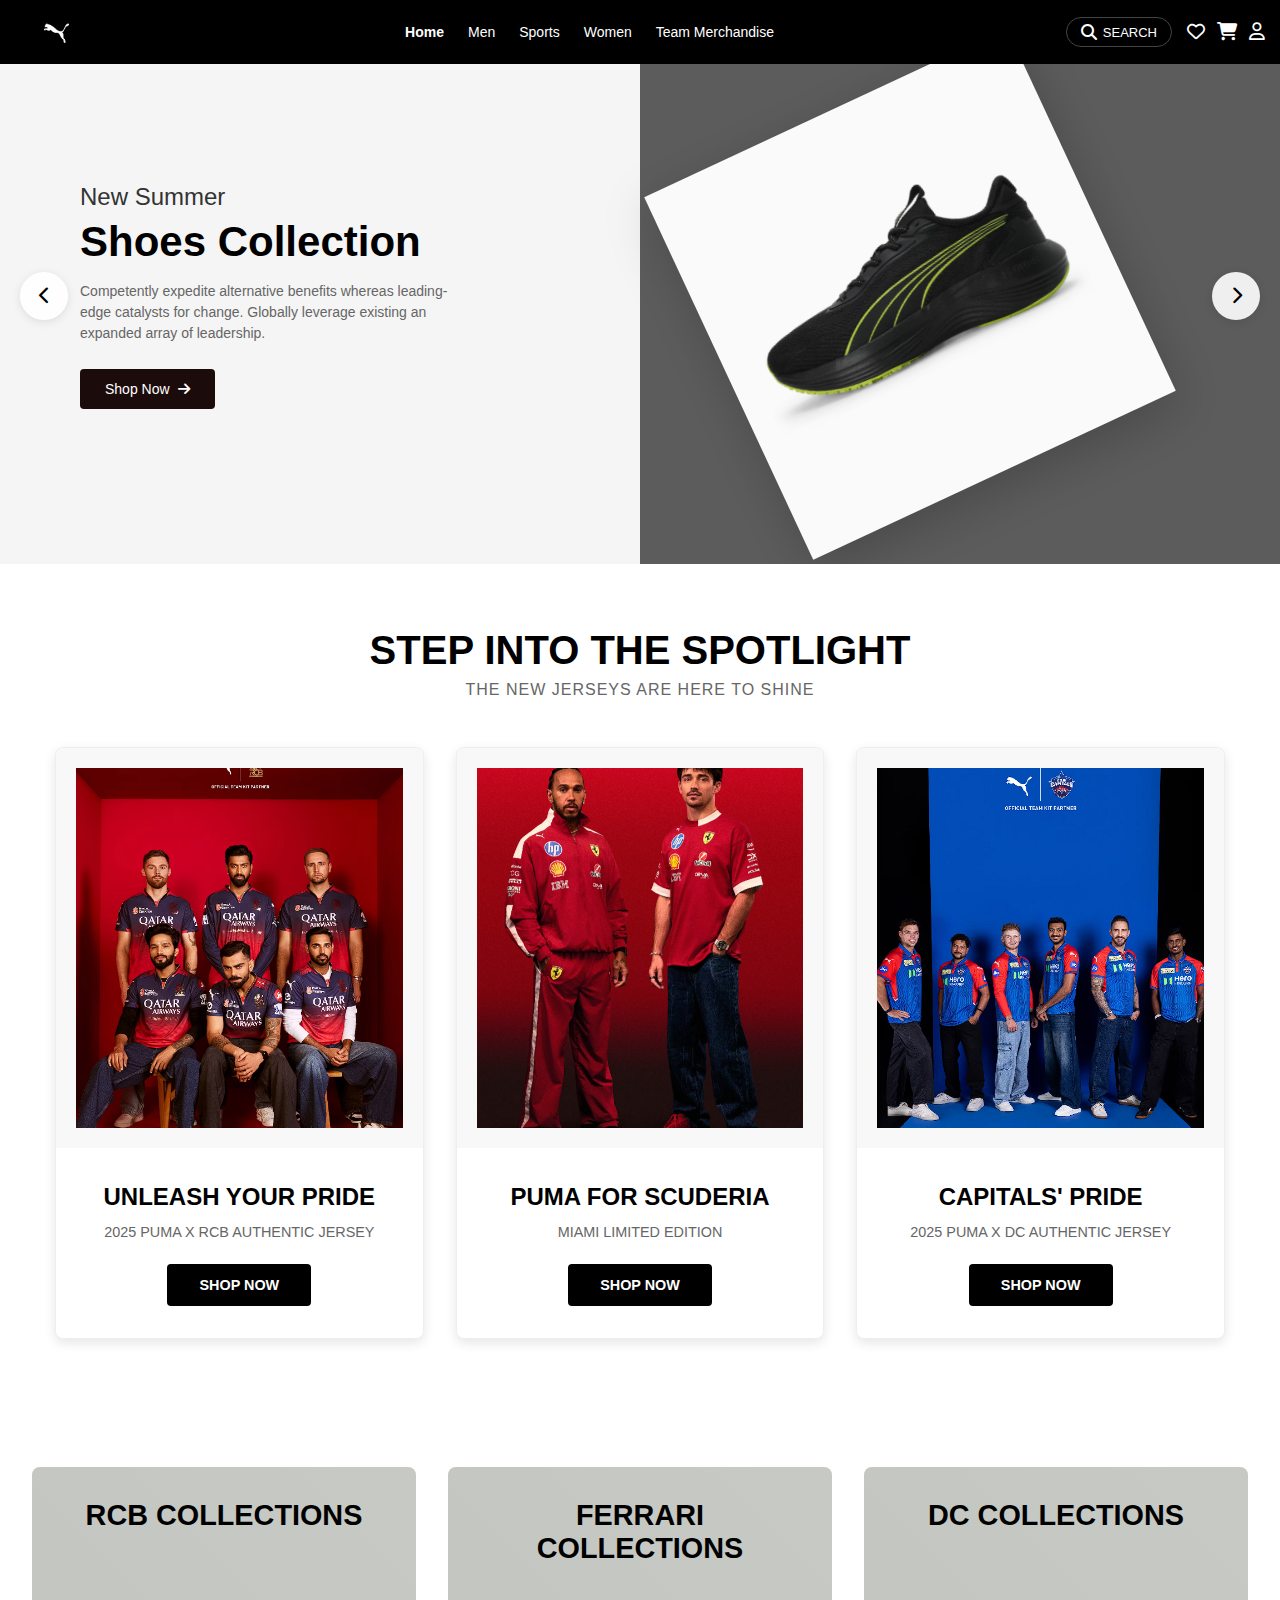
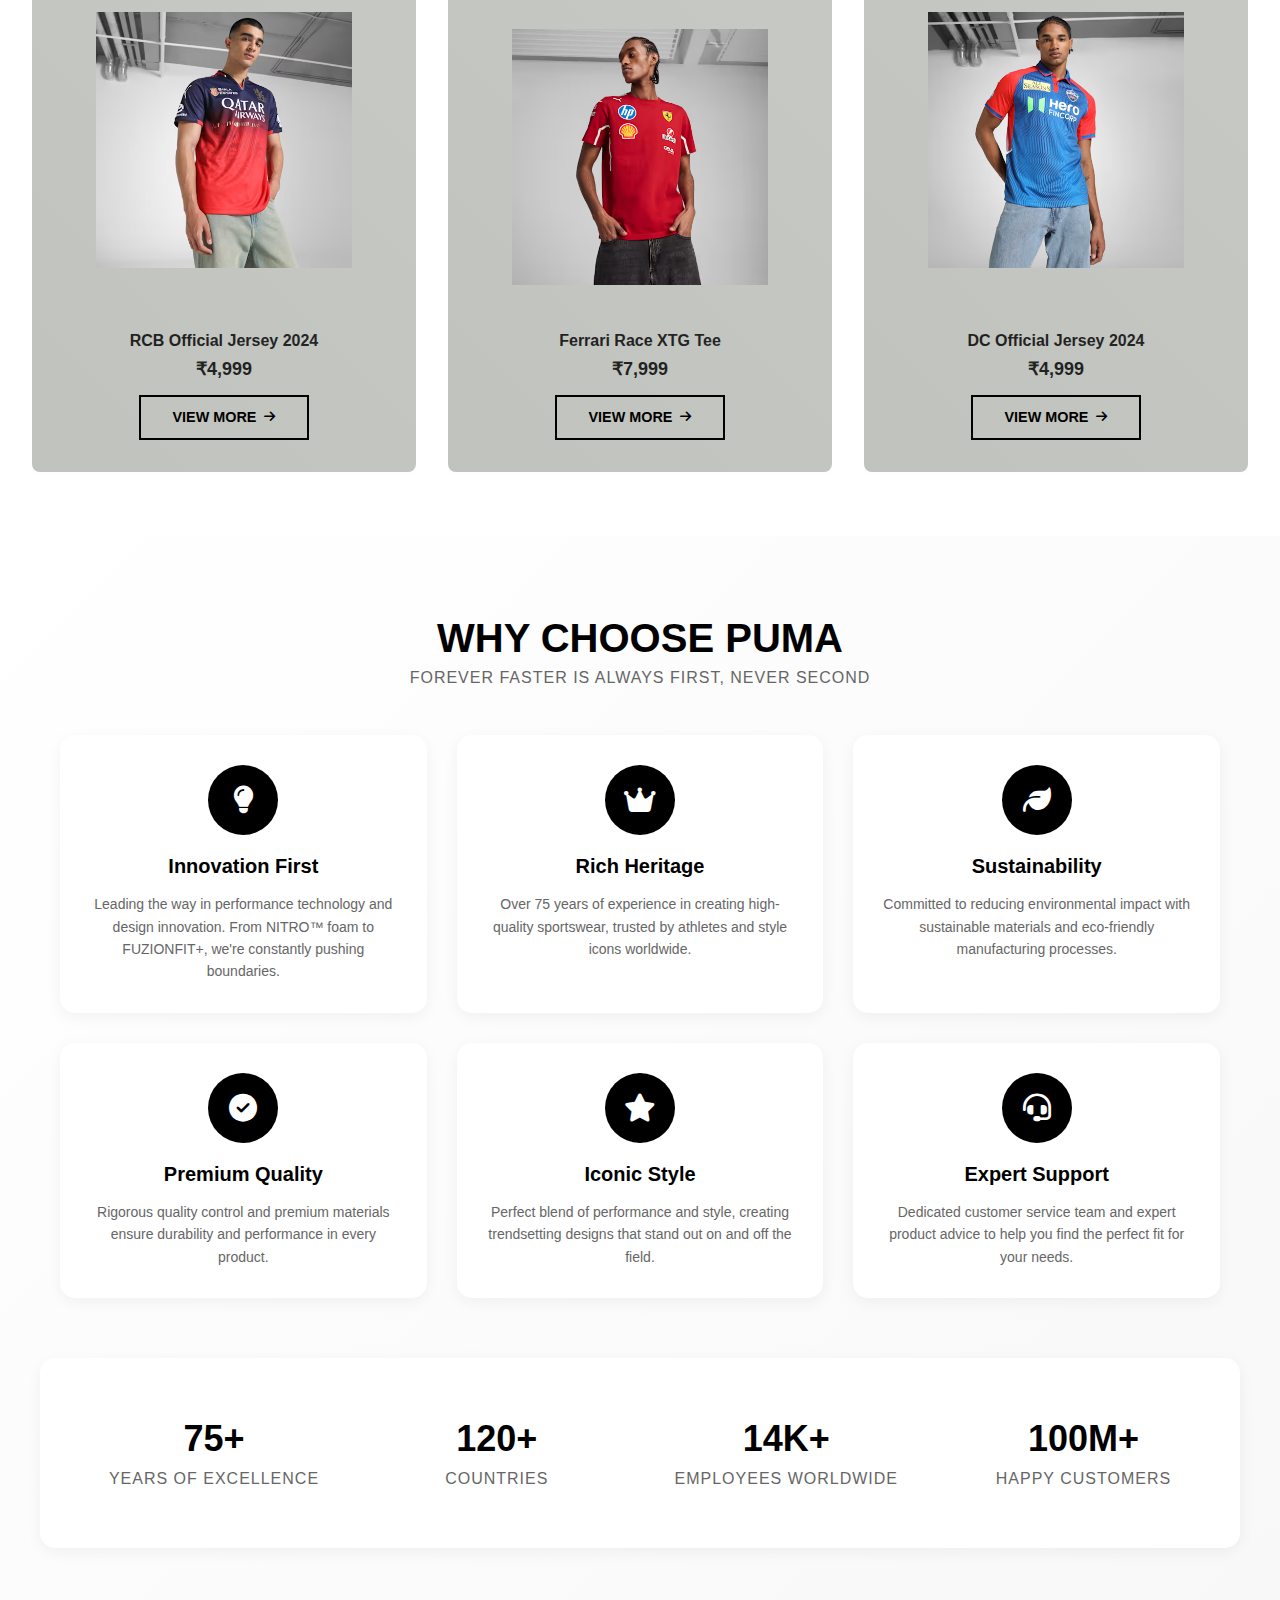
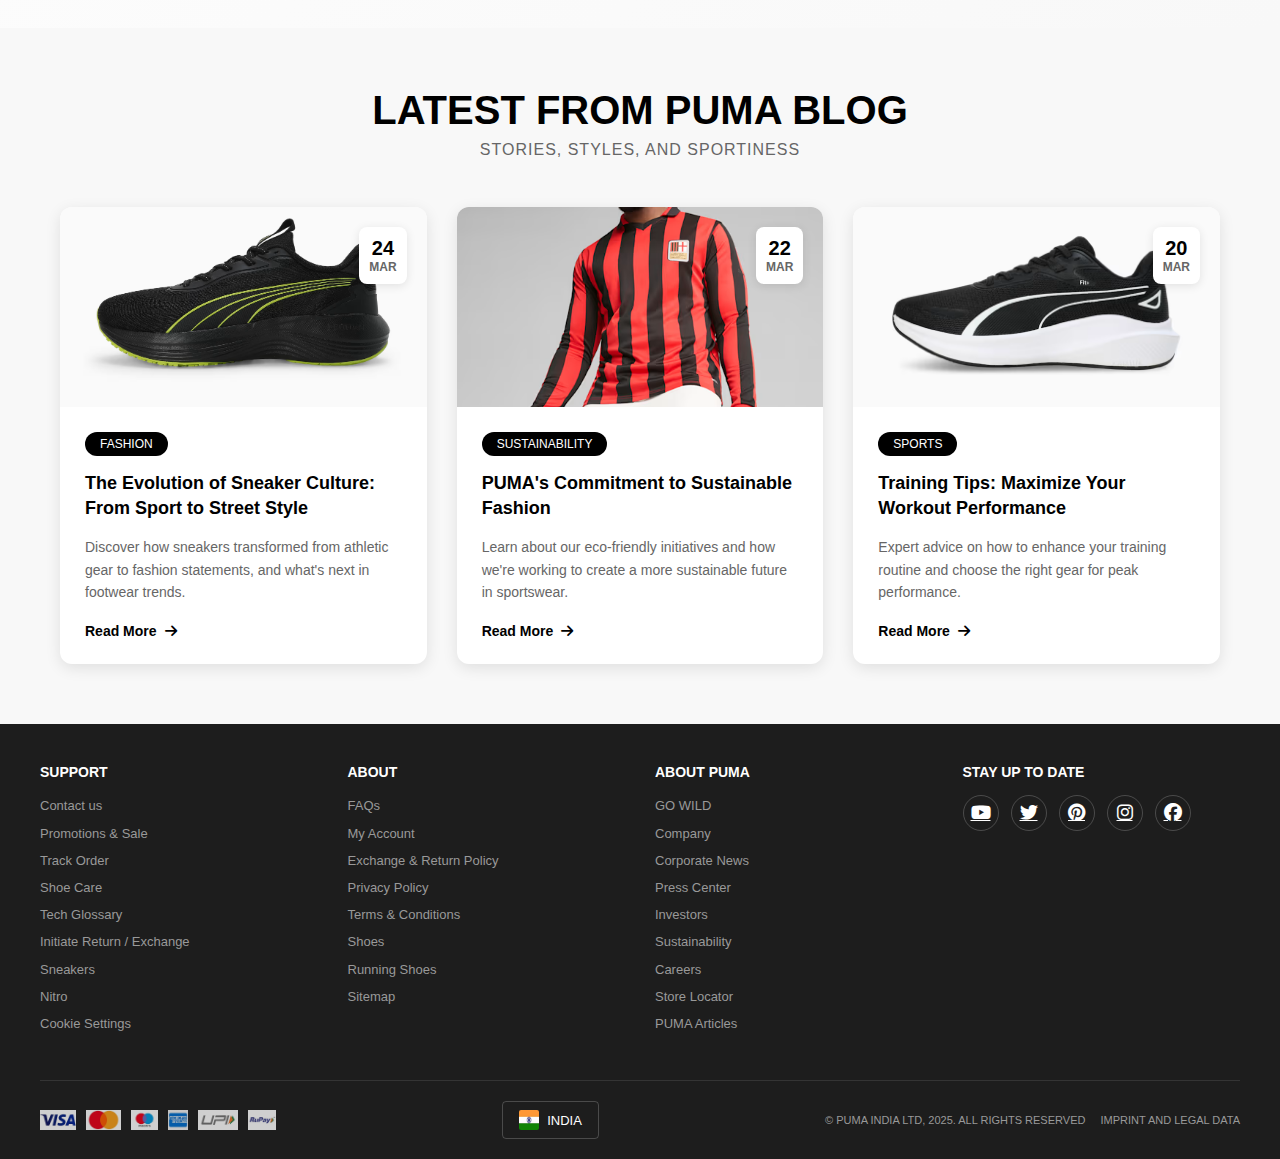
<file: index.html>
<!DOCTYPE html>
<html lang="en">
<head>
    <meta charset="UTF-8">
    <meta name="viewport" content="width=device-width, initial-scale=1.0">
    <title>PUMA</title>
    <link rel="stylesheet" href="style.css">
    <link rel="stylesheet" href="https://cdnjs.cloudflare.com/ajax/libs/font-awesome/6.5.1/css/all.min.css">
    <style>
        /* User Dropdown Styles */
        .user-dropdown {
            position: relative;
        }

        .dropdown-menu {
            position: absolute;
            top: 100%;
            right: 0;
            width: 280px;
            background: white;
            box-shadow: 0 4px 12px rgba(0, 0, 0, 0.15);
            border-radius: 8px;
            padding: 20px;
            display: none;
            z-index: 1000;
            margin-top: 10px;
        }

        .user-dropdown:hover .dropdown-menu {
            display: block;
        }

        .dropdown-content h3 {
            font-size: 16px;
            color: #333;
            margin-bottom: 15px;
            text-align: center;
            font-weight: 600;
        }

        .dropdown-buttons {
            display: flex;
            gap: 10px;
            margin-bottom: 15px;
        }

        .btn-login, .btn-signup {
            flex: 1;
            padding: 10px;
            text-align: center;
            border-radius: 4px;
            font-weight: 600;
            text-decoration: none;
            transition: all 0.3s ease;
        }

        .btn-login {
            background: #000;
            color: #fff;
        }

        .btn-signup {
            background: #f5f5f5;
            color: #000;
            border: 1px solid #ddd;
        }

        .btn-login:hover {
            background: #333;
        }

        .btn-signup:hover {
            background: #e5e5e5;
        }

        /* Logout Button Styles */
        .btn-logout {
            width: 100%;
            padding: 12px 20px;
            background: #ff3e3e;
            border: none;
            border-radius: 6px;
            color: white;
            font-weight: 600;
            font-size: 14px;
            cursor: pointer;
            text-transform: uppercase;
            letter-spacing: 0.5px;
            box-shadow: 0 2px 8px rgba(255, 62, 62, 0.2);
        }

        .btn-logout:active {
            background: #ff5252;
            transform: translateY(1px);
            box-shadow: 0 1px 4px rgba(255, 62, 62, 0.2);
        }

        .user-info {
            text-align: center;
            padding: 20px 0;
            border-top: 1px solid #eee;
        }

        .user-info p {
            margin-bottom: 20px;
            color: #333;
            font-size: 14px;
        }

        .user-info #userName {
            font-weight: 600;
            color: #000;
            font-size: 16px;
        }

        /* Dropdown Arrow */
        .dropdown-menu::before {
            content: '';
            position: absolute;
            top: -8px;
            right: 20px;
            width: 16px;
            height: 16px;
            background: white;
            transform: rotate(45deg);
            box-shadow: -2px -2px 5px rgba(0, 0, 0, 0.05);
        }

        /* User Icon Animation */
        .user-toggle {
            transition: transform 0.3s ease;
        }

        .user-dropdown:hover .user-toggle {
            transform: scale(1.1);
        }

        /* Responsive Styles */
        @media (max-width: 768px) {
            .dropdown-menu {
                position: fixed;
                top: 60px;
                left: 0;
                right: 0;
                width: 100%;
                border-radius: 0;
                margin-top: 0;
            }

            .dropdown-menu::before {
                display: none;
            }
        }

        /* Blog Section Styles */
        .blog-section {
            padding: 60px 20px;
            background: #f8f8f8;
        }

        .blog-grid {
            display: grid;
            grid-template-columns: repeat(auto-fit, minmax(300px, 1fr));
            gap: 30px;
            max-width: 1200px;
            margin: 40px auto 0;
            padding: 0 20px;
        }

        .blog-card {
            background: white;
            border-radius: 12px;
            overflow: hidden;
            box-shadow: 0 4px 15px rgba(0, 0, 0, 0.1);
            transition: transform 0.3s ease;
        }

        .blog-card:hover {
            transform: translateY(-5px);
        }

        .blog-image {
            position: relative;
            height: 200px;
            overflow: hidden;
        }

        .blog-image img {
            width: 100%;
            height: 100%;
            object-fit: cover;
            transition: transform 0.3s ease;
        }

        .blog-card:hover .blog-image img {
            transform: scale(1.1);
        }

        .blog-date {
            position: absolute;
            top: 20px;
            right: 20px;
            background: white;
            padding: 10px;
            border-radius: 8px;
            text-align: center;
            box-shadow: 0 2px 10px rgba(0, 0, 0, 0.1);
        }

        .blog-date span {
            display: block;
            font-weight: 600;
        }

        .blog-date span:first-child {
            font-size: 20px;
            color: #000;
        }

        .blog-date span:last-child {
            font-size: 12px;
            color: #666;
        }

        .blog-content {
            padding: 25px;
        }

        .blog-category {
            display: inline-block;
            padding: 5px 15px;
            background: #000;
            color: white;
            border-radius: 20px;
            font-size: 12px;
            text-transform: uppercase;
            margin-bottom: 15px;
        }

        .blog-title {
            font-size: 18px;
            margin-bottom: 15px;
            color: #000;
            line-height: 1.4;
        }

        .blog-excerpt {
            color: #666;
            font-size: 14px;
            line-height: 1.6;
            margin-bottom: 20px;
        }

        .read-more {
            color: #000;
            text-decoration: none;
            font-weight: 600;
            font-size: 14px;
            display: flex;
            align-items: center;
            gap: 8px;
            transition: gap 0.3s ease;
        }

        .read-more:hover {
            gap: 12px;
        }

        @media (max-width: 768px) {
            .blog-grid {
                grid-template-columns: 1fr;
                padding: 0 15px;
            }

            .blog-card {
                max-width: 500px;
                margin: 0 auto;
            }
        }

        /* Why Choose Section Styles */
        .why-choose-section {
            padding: 80px 20px;
            background: linear-gradient(135deg, #fff 0%, #f8f8f8 100%);
        }

        .why-choose-grid {
            display: grid;
            grid-template-columns: repeat(auto-fit, minmax(280px, 1fr));
            gap: 30px;
            max-width: 1200px;
            margin: 40px auto;
            padding: 0 20px;
        }

        .why-choose-card {
            background: white;
            padding: 30px;
            border-radius: 15px;
            text-align: center;
            box-shadow: 0 4px 15px rgba(0, 0, 0, 0.05);
            transition: transform 0.3s ease, box-shadow 0.3s ease;
        }

        .why-choose-card:hover {
            transform: translateY(-5px);
            box-shadow: 0 8px 25px rgba(0, 0, 0, 0.1);
        }

        .icon-wrapper {
            width: 70px;
            height: 70px;
            background: #000;
            border-radius: 50%;
            display: flex;
            align-items: center;
            justify-content: center;
            margin: 0 auto 20px;
        }

        .icon-wrapper i {
            font-size: 28px;
            color: white;
        }

        .why-choose-card h3 {
            font-size: 20px;
            margin-bottom: 15px;
            color: #000;
        }

        .why-choose-card p {
            color: #666;
            font-size: 14px;
            line-height: 1.6;
        }

        /* Stats Container Styles */
        .stats-container {
            display: flex;
            justify-content: space-around;
            flex-wrap: wrap;
            max-width: 1200px;
            margin: 60px auto 0;
            padding: 40px 20px;
            background: white;
            border-radius: 15px;
            box-shadow: 0 4px 15px rgba(0, 0, 0, 0.05);
        }

        .stat-item {
            text-align: center;
            padding: 20px;
            min-width: 200px;
        }

        .stat-number {
            font-size: 36px;
            font-weight: 700;
            color: #000;
            margin-bottom: 10px;
        }

        .stat-label {
            font-size: 16px;
            color: #666;
            text-transform: uppercase;
            letter-spacing: 1px;
        }

        @media (max-width: 768px) {
            .why-choose-grid {
                grid-template-columns: 1fr;
                max-width: 500px;
            }

            .stats-container {
                flex-direction: column;
                align-items: center;
            }

            .stat-item {
                width: 100%;
                padding: 15px;
            }
        }

        /* Product Details Styles */
        .product-details {
            text-align: center;
            padding: 15px;
        }

        .product-details h3 {
            font-size: 16px;
            color: #000;
            margin-bottom: 8px;
        }

        .price {
            font-size: 18px;
            font-weight: 600;
            color: #000;
        }

        /* Wishlist Button Styles */
        .collection-card .wishlist-btn {
            position: absolute;
            top: 15px;
            right: 15px;
            background: white;
            border: none;
            width: 40px;
            height: 40px;
            border-radius: 50%;
            display: flex;
            align-items: center;
            justify-content: center;
            cursor: pointer;
            box-shadow: 0 2px 8px rgba(0, 0, 0, 0.1);
            transition: all 0.3s ease;
        }

        .collection-card .wishlist-btn i {
            font-size: 18px;
            color: #666;
            transition: all 0.3s ease;
        }

        .collection-card .wishlist-btn:hover {
            transform: scale(1.1);
        }

        .collection-card .wishlist-btn.active i {
            color: #ff3e3e;
        }

        .collection-card .image-wrapper {
            position: relative;
        }

        /* Toast Notification Styles */
        .toast {
            position: fixed;
            bottom: 20px;
            right: 20px;
            background: #333;
            color: white;
            padding: 12px 24px;
            border-radius: 4px;
            display: none;
            z-index: 1000;
            animation: slideIn 0.3s ease;
        }

        @keyframes slideIn {
            from {
                transform: translateX(100%);
                opacity: 0;
            }
            to {
                transform: translateX(0);
                opacity: 1;
            }
        }
    </style>
</head>
<body>
    <!-- Main Navigation -->
    <nav class="navbar">
        <div class="nav-container">
            <!-- Logo -->
            <a href="#" class="logo">
                <img src="images/logo.png" alt="PUMA">
            </a>
            
            <!-- Main Menu -->
            <div class="nav-links">
                <a href="#" class="nav-item active"><span class="highlight">Home</span></a>
                <a href="men.html" class="nav-item">Men</a>
                <a href="sports.html" class="nav-item">Sports</a>
                <a href="women.html" class="nav-item">Women</a>
                <a href="team-merchandise.html" class="nav-item">Team Merchandise</a>
            </div>

            <!-- Right Menu -->
            <div class="nav-right">
                <!-- Full search button (desktop) -->
                <button class="search-btn">
                    <i class="fas fa-search"></i>
                    <span>SEARCH</span>
                </button>
                <!-- Icon-only search button (mobile) -->
                <button class="search-btn icon-only">
                    <i class="fas fa-search"></i>
                </button>
                <div class="nav-icons">
                    <a href="wishlist.html" class="icon-link">
                        <i class="far fa-heart"></i>
                    </a>
                    <a href="cart.html" class="icon-link">
                        <i class="fas fa-shopping-cart"></i>
                    </a>
                    <div class="user-dropdown">
                        <a href="#" class="icon-link user-toggle"><i class="far fa-user"></i></a>
                        <div class="dropdown-menu">
                            <div class="dropdown-content">
                                <h3>MY PUMA ACCOUNT</h3>
                                <div class="dropdown-buttons" id="authButtons">
                                    <a href="login.html" class="btn-login" id="loginBtn">Login</a>
                                    <a href="signup.html" class="btn-signup" id="signBtn">Sign Up</a>
                                </div>
                                <div class="user-info" id="userInfo" style="display: none;">
                                    <p>Welcome, <span id="userName"></span>!</p>
                                    <button class="btn-logout" id="logoutBtn">Logout</button>
                                </div>
                            </div>
                        </div>
                    </div>
                </div>
                <button class="mobile-menu-btn">
                    <i class="fas fa-bars"></i>
                </button>
            </div>
        </div>

        <!-- Mobile Menu Overlay -->
        <div class="mobile-menu">
            <div class="mobile-menu-header">
                <a href="#" class="mobile-logo">
                    <img src="images/logo.png" alt="PUMA">
                </a>
                <button class="close-menu">
                    <i class="fas fa-times"></i>
                </button>
            </div>
            <div class="mobile-menu-content">
                <a href="#" class="mobile-nav-item active"><span class="highlight">New</span> ⚡</a>
                <a href="#" class="mobile-nav-item">Men</a>
                <a href="#" class="mobile-nav-item">Women</a>
                <a href="#" class="mobile-nav-item">Sports</a>
                <a href="#" class="mobile-nav-item">Motorsport</a>
                <a href="#" class="mobile-nav-item">Lifestyle</a>
                <a href="#" class="mobile-nav-item">Kids</a>
                <a href="#" class="mobile-nav-item">Sale</a>
            </div>
        </div>

        <!-- Search Overlay -->
        <div class="search-overlay">
            <div class="search-header">
                <div class="search-container">
                    <div class="search-input-wrapper">
                        <i class="fas fa-search"></i>
                        <input type="text" placeholder="SEARCH PUMA.COM" class="search-input">
                    </div>
                    <button class="close-search">
                        <i class="fas fa-times"></i>
                    </button>
                </div>
            </div>
            <div class="search-content">
                <div class="search-content-inner">
                    <div class="search-section">
                        <h2>TRENDING SEARCHES</h2>
                        <div class="trending-searches">
                            <a href="#" class="search-link">Cap</a>
                            <a href="#" class="search-link">Shoes</a>
                            <a href="#" class="search-link">Rcb</a>
                            <a href="#" class="search-link">Slides</a>
                            <a href="#" class="search-link">Bag</a>
                            <a href="#" class="search-link">Sneakers</a>
                        </div>
                    </div>
                    
                </div>
            </div>
        </div>
    </nav>

    <!-- Hero Slider -->
    <section class="hero-slider">
        <div class="slider-container">
            <div class="slider-wrapper">
                <!-- First Slide -->
                <div class="slider-content active">
                    <div class="text-content">
                        <h2 class="slider-subtitle">New Summer</h2>
                        <h1 class="slider-title">Shoes Collection</h1>
                        <p class="slider-description">
                            Competently expedite alternative benefits whereas leading-edge catalysts for change. Globally leverage existing an expanded array of leadership.
                        </p>
                        <a href="#" class="shop-now-btn">
                            Shop Now
                            <i class="fas fa-arrow-right"></i>
                        </a>
                    </div>
                    <div class="image-content">
                        <div class="image-wrapper">
                            <img src="images/img3.avif" alt="Summer Collection Shoe">
                        </div>
                        <div class="circle-design">
                            <svg viewBox="0 0 200 200">
                                <circle cx="100" cy="100" r="80" class="circle-outer"/>
                                <circle cx="100" cy="100" r="60" class="circle-inner"/>
                            </svg>
                        </div>
                    </div>
                </div>

                <!-- Second Slide -->
                <div class="slider-content">
                    <div class="text-content">
                        <h2 class="slider-subtitle">New Arrivals</h2>
                        <h1 class="slider-title">Sports Collection</h1>
                        <p class="slider-description">
                            Discover our latest sports collection featuring innovative designs and performance-enhancing technology for athletes of all levels.
                        </p>
                        <a href="#" class="shop-now-btn">
                            Shop Now
                            <i class="fas fa-arrow-right"></i>
                        </a>
                    </div>
                    <div class="image-content">
                        <div class="image-wrapper no-rotate">
                            <img src="images/img5.avif" alt="Sports Collection">
                        </div>
                        <div class="circle-design">
                            <svg viewBox="0 0 200 200">
                                <circle cx="100" cy="100" r="80" class="circle-outer"/>
                                <circle cx="100" cy="100" r="60" class="circle-inner"/>
                            </svg>
                        </div>
                    </div>
                </div>
            </div>

            <!-- Slider Navigation -->
            <div class="slider-navigation">
                <button class="slider-btn prev">
                    <i class="fas fa-chevron-left"></i>
                </button>
                <button class="slider-btn next">
                    <i class="fas fa-chevron-right"></i>
                </button>
            </div>
        </div>
    </section>

    <!-- Featured Products Section -->
    <section class="featured-products">
        <div class="section-header">
            <h2 class="section-title">STEP INTO THE SPOTLIGHT</h2>
            <p class="section-subtitle">THE NEW JERSEYS ARE HERE TO SHINE</p>
        </div>
        
        <div class="products-grid">
            <!-- RCB Jersey Card -->
            <div class="product-card">
                <div class="product-image">
                    <img src="images/rcb.png" alt="RCB Jersey">
                    <!-- <button class="wishlist-btn">
                        <i class="far fa-heart"></i>
                    </button> -->
                </div>
                <div class="product-info">
                    <h3 class="product-title">UNLEASH YOUR PRIDE</h3>
                    <p class="product-subtitle">2025 PUMA x RCB AUTHENTIC JERSEY</p>
                    <a href="puma_rcb.html" class="shop-btn" id="rcbBtn">SHOP NOW</a>
                </div>
            </div>

            <!-- Ferrari Card -->
            <div class="product-card">
                <div class="product-image">
                    <img src="images/racer.png" alt="Ferrari Collection">
                    <!-- <button class="wishlist-btn">
                        <i class="far fa-heart"></i>
                    </button> -->
                </div>
                <div class="product-info">
                    <h3 class="product-title">PUMA FOR SCUDERIA FERRARI HP</h3>
                    <p class="product-subtitle">MIAMI LIMITED EDITION</p>
                    <a href="#" class="shop-btn" id="ferrariBtn">SHOP NOW</a>
                </div>
            </div>

            <!-- DC Jersey Card -->
            <div class="product-card">
                <div class="product-image">
                    <img src="images/dc.png" alt="DC Jersey">
                    <!-- <button class="wishlist-btn">
                        <i class="far fa-heart"></i>
                    </button> -->
                </div>
                <div class="product-info">
                    <h3 class="product-title">CAPITALS' PRIDE</h3>
                    <p class="product-subtitle">2025 PUMA X DC AUTHENTIC JERSEY</p>
                    <a href="#" class="shop-btn" id="dcBtn">SHOP NOW</a>
                </div>
            </div>
        </div>
    </section>

    <!-- Collections Section -->
    <section class="collections">
        <div class="collections-grid">
            <!-- RCB Collection -->
            <div class="collection-card men">
                <h2>RCB COLLECTIONS</h2>
                <div class="collection-image">
                    <img src="puma_rcb_images/img1.avif" alt="RCB Collection">
                    <!-- <button class="wishlist-btn" onclick="addToWishlist('RCB Collection', 'puma_rcb_images/img1.avif', 4999)">
                        <i class="far fa-heart"></i>
                    </button> -->
                </div>
                <div class="product-details">
                    <h3>RCB Official Jersey 2024</h3>
                    <p class="price">₹4,999</p>
                </div>
                <a href="#" class="explore-btn" id="menBtn">
                    VIEW MORE <i class="fas fa-arrow-right"></i>
                </a>
            </div>

            <!-- Ferrari Collection -->
            <div class="collection-card women">
                <h2>FERRARI COLLECTIONS</h2>
                <div class="collection-image">
                    <img src="puma_ferrari_images/img1.avif" alt="Ferrari Collection">
                    <!-- <button class="wishlist-btn" onclick="addToWishlist('Ferrari Collection', 'puma_ferrari_images/img1.avif', 7999)">
                        <i class="far fa-heart"></i>
                    </button> -->
                </div>
                <div class="product-details">
                    <h3>Ferrari Race XTG Tee</h3>
                    <p class="price">₹7,999</p>
                </div>
                <a href="#" class="explore-btn" id="womenBtn">
                    VIEW MORE <i class="fas fa-arrow-right"></i>
                </a>
            </div>

            <!-- DC Collection -->
            <div class="collection-card sports">
                <h2>DC COLLECTIONS</h2>
                <div class="collection-image">
                    <img src="puma_dc_images/img1.avif" alt="DC Collection">
                    <!-- <button class="wishlist-btn" onclick="addToWishlist('DC Collection', 'puma_dc_images/img1.avif', 4999)">
                        <i class="far fa-heart"></i>
                    </button> -->
                </div>
                <div class="product-details">
                    <h3>DC Official Jersey 2024</h3>
                    <p class="price">₹4,999</p>
                </div>
                <a href="#" class="explore-btn" id="sportsBtn">
                    VIEW MORE <i class="fas fa-arrow-right"></i>
                </a>
            </div>
        </div>
    </section>

    <!-- Products Section -->
    <!-- <section class="products-section">
        <div class="container">
            <div class="section-header">
                <h2 class="section-title">FEATURED PRODUCTS</h2>
                <p class="section-subtitle">DISCOVER OUR LATEST COLLECTION</p>
            </div> -->

            <!-- Filters -->
            <!-- <div class="filters">
                <div class="filter-group">
                    <div class="custom-select">
                        <select id="categoryFilter">
                            <option value="all">All Categories</option>
                            <option value="Men">Men</option>
                            <option value="Women">Women</option>
                            <option value="Sports">Sports</option>
                        </select>
                        <span class="select-arrow"></span>
                    </div>
                </div>
                <div class="filter-group">
                    <div class="custom-select">
                        <select id="sortFilter">
                            <option value="default">Sort By: Featured</option>
                            <option value="price-low">Price: Low to High</option>
                            <option value="price-high">Price: High to Low</option>
                            <option value="name">Name: A to Z</option>
                        </select>
                        <span class="select-arrow"></span>
                    </div>
                </div>
            </div> -->

            <!-- Products Grid -->
            <!-- <div class="products-grid" id="productsGrid"> -->
                <!-- Products will be dynamically loaded here -->
            <!-- </div> -->
        <!-- </div> -->
    <!-- </section> -->

    <!-- Why Choose PUMA Section -->
    <section class="why-choose-section">
        <div class="section-header">
            <h2 class="section-title">WHY CHOOSE PUMA</h2>
            <p class="section-subtitle">FOREVER FASTER IS ALWAYS FIRST, NEVER SECOND</p>
        </div>

        <div class="why-choose-grid">
            <!-- Innovation -->
            <div class="why-choose-card">
                <div class="icon-wrapper">
                    <i class="fas fa-lightbulb"></i>
                </div>
                <h3>Innovation First</h3>
                <p>Leading the way in performance technology and design innovation. From NITRO™ foam to FUZIONFIT+, we're constantly pushing boundaries.</p>
            </div>

            <!-- Heritage -->
            <div class="why-choose-card">
                <div class="icon-wrapper">
                    <i class="fas fa-crown"></i>
                </div>
                <h3>Rich Heritage</h3>
                <p>Over 75 years of experience in creating high-quality sportswear, trusted by athletes and style icons worldwide.</p>
            </div>

            <!-- Sustainability -->
            <div class="why-choose-card">
                <div class="icon-wrapper">
                    <i class="fas fa-leaf"></i>
                </div>
                <h3>Sustainability</h3>
                <p>Committed to reducing environmental impact with sustainable materials and eco-friendly manufacturing processes.</p>
            </div>

            <!-- Quality -->
            <div class="why-choose-card">
                <div class="icon-wrapper">
                    <i class="fas fa-check-circle"></i>
                </div>
                <h3>Premium Quality</h3>
                <p>Rigorous quality control and premium materials ensure durability and performance in every product.</p>
            </div>

            <!-- Style -->
            <div class="why-choose-card">
                <div class="icon-wrapper">
                    <i class="fas fa-star"></i>
                </div>
                <h3>Iconic Style</h3>
                <p>Perfect blend of performance and style, creating trendsetting designs that stand out on and off the field.</p>
            </div>

            <!-- Customer Service -->
            <div class="why-choose-card">
                <div class="icon-wrapper">
                    <i class="fas fa-headset"></i>
                </div>
                <h3>Expert Support</h3>
                <p>Dedicated customer service team and expert product advice to help you find the perfect fit for your needs.</p>
            </div>
        </div>

        <!-- Stats Counter -->
        <div class="stats-container">
            <div class="stat-item">
                <div class="stat-number">75+</div>
                <div class="stat-label">Years of Excellence</div>
            </div>
            <div class="stat-item">
                <div class="stat-number">120+</div>
                <div class="stat-label">Countries</div>
            </div>
            <div class="stat-item">
                <div class="stat-number">14K+</div>
                <div class="stat-label">Employees Worldwide</div>
            </div>
            <div class="stat-item">
                <div class="stat-number">100M+</div>
                <div class="stat-label">Happy Customers</div>
            </div>
        </div>
    </section>

    <!-- Blog Section -->
    <section class="blog-section">
        <div class="section-header">
            <h2 class="section-title">LATEST FROM PUMA BLOG</h2>
            <p class="section-subtitle">STORIES, STYLES, AND SPORTINESS</p>
        </div>
        
        <div class="blog-grid">
            <!-- Blog Post 1 -->
            <div class="blog-card">
                <div class="blog-image">
                    <img src="images/img3.avif" alt="Latest Sneaker Trends">
                    <div class="blog-date">
                        <span>24</span>
                        <span>MAR</span>
                    </div>
                </div>
                <div class="blog-content">
                    <div class="blog-category">Fashion</div>
                    <h3 class="blog-title">The Evolution of Sneaker Culture: From Sport to Street Style</h3>
                    <p class="blog-excerpt">Discover how sneakers transformed from athletic gear to fashion statements, and what's next in footwear trends.</p>
                    <a href="#" class="read-more">Read More <i class="fas fa-arrow-right"></i></a>
                </div>
            </div>

            <!-- Blog Post 2 -->
            <div class="blog-card">
                <div class="blog-image">
                    <img src="images/img5.avif" alt="Sustainability in Sports">
                    <div class="blog-date">
                        <span>22</span>
                        <span>MAR</span>
                    </div>
                </div>
                <div class="blog-content">
                    <div class="blog-category">Sustainability</div>
                    <h3 class="blog-title">PUMA's Commitment to Sustainable Fashion</h3>
                    <p class="blog-excerpt">Learn about our eco-friendly initiatives and how we're working to create a more sustainable future in sportswear.</p>
                    <a href="#" class="read-more">Read More <i class="fas fa-arrow-right"></i></a>
                </div>
            </div>

            <!-- Blog Post 3 -->
            <div class="blog-card">
                <div class="blog-image">
                    <img src="images/img6.avif" alt="Training Tips">
                    <div class="blog-date">
                        <span>20</span>
                        <span>MAR</span>
                    </div>
                </div>
                <div class="blog-content">
                    <div class="blog-category">Sports</div>
                    <h3 class="blog-title">Training Tips: Maximize Your Workout Performance</h3>
                    <p class="blog-excerpt">Expert advice on how to enhance your training routine and choose the right gear for peak performance.</p>
                    <a href="#" class="read-more">Read More <i class="fas fa-arrow-right"></i></a>
                </div>
            </div>
        </div>
    </section>

    <!-- Footer -->
    <footer class="footer">
        <div class="footer-content">
            <!-- Support Section -->
            <div class="footer-section">
                <h3>SUPPORT</h3>
                <ul>
                    <li><a href="#">Contact us</a></li>
                    <li><a href="#">Promotions & Sale</a></li>
                    <li><a href="#">Track Order</a></li>
                    <li><a href="#">Shoe Care</a></li>
                    <li><a href="#">Tech Glossary</a></li>
                    <li><a href="#">Initiate Return / Exchange</a></li>
                    <li><a href="#">Sneakers</a></li>
                    <li><a href="#">Nitro</a></li>
                    <li><a href="#">Cookie Settings</a></li>
                </ul>
            </div>

            <!-- About Section -->
            <div class="footer-section">
                <h3>ABOUT</h3>
                <ul>
                    <li><a href="#">FAQs</a></li>
                    <li><a href="#">My Account</a></li>
                    <li><a href="#">Exchange & Return Policy</a></li>
                    <li><a href="#">Privacy Policy</a></li>
                    <li><a href="#">Terms & Conditions</a></li>
                    <li><a href="#">Shoes</a></li>
                    <li><a href="#">Running Shoes</a></li>
                    <li><a href="#">Sitemap</a></li>
                </ul>
            </div>

            <!-- Company Info Section -->
            <div class="footer-section">
                <h3>ABOUT PUMA</h3>
                <ul>
                    <li><a href="#">GO WILD</a></li>
                    <li><a href="#">Company</a></li>
                    <li><a href="#">Corporate News</a></li>
                    <li><a href="#">Press Center</a></li>
                    <li><a href="#">Investors</a></li>
                    <li><a href="#">Sustainability</a></li>
                    <li><a href="#">Careers</a></li>
                    <li><a href="#">Store Locator</a></li>
                    <li><a href="#">PUMA Articles</a></li>
                </ul>
            </div>

            <!-- Stay Up To Date Section -->
            <div class="footer-section">
                <h3>STAY UP TO DATE</h3>
                <div class="social-links">
                    <a href="https://www.youtube.com/puma" class="social-link"><i class="fab fa-youtube"></i></a>
                    <a href="https://x.com/PUMA" class="social-link"><i class="fab fa-twitter"></i></a>
                    <a href="https://in.pinterest.com/puma/" class="social-link"><i class="fab fa-pinterest"></i></a>
                    <a href="https://www.instagram.com/puma/" class="social-link"><i class="fab fa-instagram"></i></a>
                    <a href="https://www.facebook.com/PUMA/" class="social-link"><i class="fab fa-facebook"></i></a>
                </div>
            </div>
        </div>

        <!-- Footer Bottom -->
        <div class="footer-bottom">
            <div class="payment-methods">
                <img src="footer_images/img1.jpeg" alt="Visa">
                <img src="footer_images/img2.jpeg" alt="Mastercard">
                <img src="footer_images/img3.jpeg" alt="Maestro">
                <img src="footer_images/img4.jpeg" alt="American Express">
                <img src="footer_images/img5.jpeg" alt="UPI">
                <img src="footer_images/img6.jpeg" alt="RuPay">
            </div>
            <div class="location-selector">
                <button class="location-btn">
                    <img src="footer_images/img7.jpeg" alt="India Flag">
                    INDIA
                </button>
            </div>
            <div class="copyright">
                <p>© PUMA INDIA LTD, 2025. ALL RIGHTS RESERVED</p>
                <a href="#">IMPRINT AND LEGAL DATA</a>
            </div>
        </div>
    </footer>

    <!-- Toast Notification -->
    <div class="toast" id="toast"></div>

    <script src="index.js"></script>
    <script>
        // Check login status
        window.addEventListener('load', function() {
            const currentUser = JSON.parse(localStorage.getItem('currentUser'));
            const authButtons = document.getElementById('authButtons');
            const userInfo = document.getElementById('userInfo');
            const userName = document.getElementById('userName');

            if (currentUser) {
                // User is logged in
                authButtons.style.display = 'none';
                userInfo.style.display = 'block';
                userName.textContent = `${currentUser.firstName} ${currentUser.lastName}`;
            } else {
                // User is not logged in
                authButtons.style.display = 'flex';
                userInfo.style.display = 'none';
            }
        });

        // Handle logout
        document.getElementById('logoutBtn')?.addEventListener('click', function() {
            localStorage.removeItem('currentUser');
            window.location.reload();
        });

        // Wishlist functionality
        function addToWishlist(productName, imageUrl, price) {
            const wishlistItems = JSON.parse(localStorage.getItem('wishlist') || '[]');
            const existingItem = wishlistItems.find(item => item.name === productName);
            
            if (existingItem) {
                // Remove from wishlist if already exists
                const newWishlist = wishlistItems.filter(item => item.name !== productName);
                localStorage.setItem('wishlist', JSON.stringify(newWishlist));
                showToast(`${productName} removed from wishlist`);
                event.target.closest('.wishlist-btn').classList.remove('active');
            } else {
                // Add to wishlist
                wishlistItems.push({
                    name: productName,
                    image: imageUrl,
                    price: price
                });
                localStorage.setItem('wishlist', JSON.stringify(wishlistItems));
                showToast(`${productName} added to wishlist`);
                event.target.closest('.wishlist-btn').classList.add('active');
            }

            // Update wishlist count in header
            updateWishlistCount();
        }

        // Show toast notification
        function showToast(message) {
            const toast = document.getElementById('toast');
            toast.textContent = message;
            toast.style.display = 'block';
            
            setTimeout(() => {
                toast.style.display = 'none';
            }, 3000);
        }

        // Update wishlist count
        function updateWishlistCount() {
            const wishlistItems = JSON.parse(localStorage.getItem('wishlist') || '[]');
            const wishlistLink = document.querySelector('a[href="wishlist.html"] i');
            
            if (wishlistItems.length > 0) {
                wishlistLink.classList.remove('far');
                wishlistLink.classList.add('fas');
            } else {
                wishlistLink.classList.remove('fas');
                wishlistLink.classList.add('far');
            }
        }

        // Initialize wishlist state
        document.addEventListener('DOMContentLoaded', function() {
            const wishlistItems = JSON.parse(localStorage.getItem('wishlist') || '[]');
            const wishlistButtons = document.querySelectorAll('.wishlist-btn');
            
            wishlistButtons.forEach(button => {
                const productName = button.getAttribute('onclick').split("'")[1];
                if (wishlistItems.find(item => item.name === productName)) {
                    button.classList.add('active');
                }
            });

            updateWishlistCount();
        });
    </script>
</body>
</html>
</file>
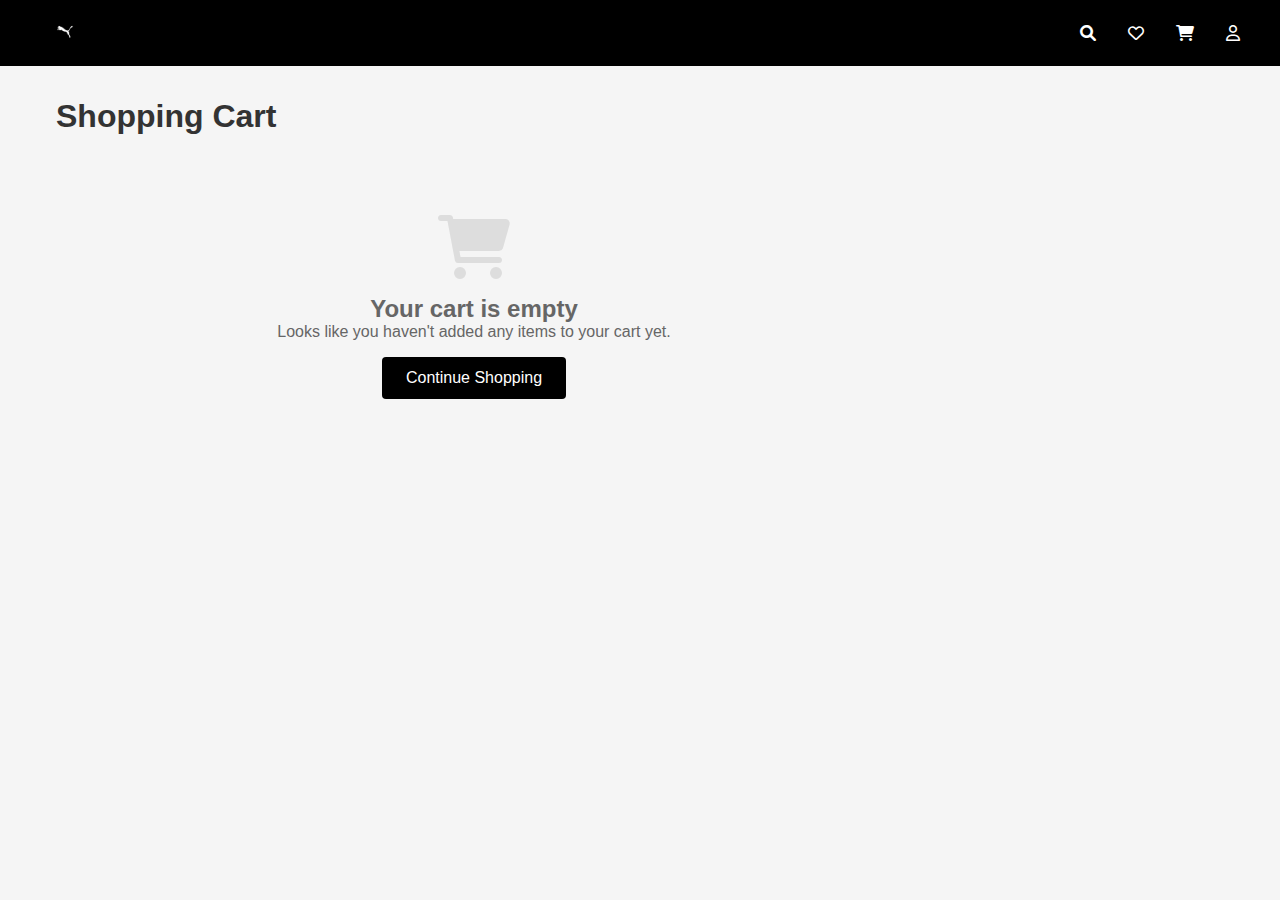
<file: cart.html>
<!DOCTYPE html>
<html lang="en">

<head>
    <meta charset="UTF-8">
    <meta name="viewport" content="width=device-width, initial-scale=1.0">
    <title>Shopping Cart - PUMA x RCB Collection</title>
    <link rel="stylesheet" href="https://cdnjs.cloudflare.com/ajax/libs/font-awesome/6.0.0/css/all.min.css">
    <style>
        * {
            margin: 0;
            padding: 0;
            box-sizing: border-box;
            font-family: Arial, sans-serif;
        }

        body {
            background-color: #f5f5f5;
        }

        .header {
            background-color: #000;
            padding: 1rem;
            position: sticky;
            top: 0;
            z-index: 100;
        }

        .nav {
            max-width: 1200px;
            margin: 0 auto;
            display: flex;
            justify-content: space-between;
            align-items: center;
        }

        .logo img {
            height: 30px;
        }

        .nav-links {
            display: flex;
            gap: 2rem;
            color: white;
        }

        .nav-links i {
            cursor: pointer;
            transition: color 0.3s;
            position: relative;
        }

        .nav-links i:hover {
            color: #ccc;
        }

        .cart-badge {
            position: absolute;
            top: -8px;
            right: -8px;
            background-color: #ff0000;
            color: white;
            font-size: 12px;
            width: 18px;
            height: 18px;
            border-radius: 50%;
            display: flex;
            align-items: center;
            justify-content: center;
            font-style: normal;
        }

        .container {
            max-width: 1200px;
            margin: 0 auto;
            padding: 2rem 1rem;
        }

        .cart-title {
            font-size: 2rem;
            margin-bottom: 2rem;
            color: #333;
        }

        .cart-container {
            display: grid;
            grid-template-columns: 1fr 300px;
            gap: 2rem;
        }

        .cart-items {
            background: white;
            border-radius: 8px;
            padding: 1.5rem;
            box-shadow: 0 2px 5px rgba(0, 0, 0, 0.1);
        }

        .cart-item {
            display: grid;
            grid-template-columns: 120px 1fr auto;
            gap: 1.5rem;
            padding: 1.5rem 0;
            border-bottom: 1px solid #eee;
        }

        .cart-item:last-child {
            border-bottom: none;
        }

        .item-image {
            width: 120px;
            height: 120px;
            object-fit: cover;
            border-radius: 4px;
        }

        .item-details {
            display: flex;
            flex-direction: column;
            justify-content: space-between;
        }

        .item-name {
            font-size: 1.1rem;
            font-weight: 600;
            color: #333;
            margin-bottom: 0.5rem;
        }

        .item-category {
            font-size: 0.875rem;
            color: #666;
            margin-bottom: 1rem;
        }

        .item-price {
            font-size: 1.25rem;
            font-weight: bold;
            color: #000;
        }

        .item-actions {
            display: flex;
            gap: 1rem;
            align-items: center;
        }

        .quantity-controls {
            display: flex;
            align-items: center;
            gap: 0.5rem;
        }

        .quantity-btn {
            width: 30px;
            height: 30px;
            border: 1px solid #ddd;
            background: white;
            border-radius: 4px;
            cursor: pointer;
            display: flex;
            align-items: center;
            justify-content: center;
        }

        .quantity-btn:hover {
            background: #f5f5f5;
        }

        .quantity {
            width: 40px;
            text-align: center;
            font-weight: 600;
        }

        .remove-btn {
            color: #ff4444;
            cursor: pointer;
            background: none;
            border: none;
            font-size: 1.2rem;
        }

        .cart-summary {
            background: white;
            border-radius: 8px;
            padding: 1.5rem;
            box-shadow: 0 2px 5px rgba(0, 0, 0, 0.1);
            height: fit-content;
        }

        .summary-title {
            font-size: 1.25rem;
            font-weight: 600;
            margin-bottom: 1.5rem;
        }

        .summary-item {
            display: flex;
            justify-content: space-between;
            margin-bottom: 1rem;
            color: #666;
        }

        .summary-total {
            display: flex;
            justify-content: space-between;
            margin-top: 1rem;
            padding-top: 1rem;
            border-top: 2px solid #eee;
            font-weight: 600;
            font-size: 1.2rem;
            color: #000;
        }

        .checkout-btn {
            width: 100%;
            padding: 1rem;
            background: #000;
            color: white;
            border: none;
            border-radius: 4px;
            font-weight: 600;
            cursor: pointer;
            margin-top: 1.5rem;
            transition: background-color 0.3s;
        }

        .checkout-btn:hover {
            background: #333;
        }

        .empty-cart {
            text-align: center;
            padding: 3rem;
            color: #666;
        }

        .empty-cart i {
            font-size: 4rem;
            margin-bottom: 1rem;
            color: #ddd;
        }

        .continue-shopping {
            display: inline-block;
            margin-top: 1rem;
            padding: 0.75rem 1.5rem;
            background: #000;
            color: white;
            text-decoration: none;
            border-radius: 4px;
            transition: background-color 0.3s;
        }

        .continue-shopping:hover {
            background: #333;
        }

        @media (max-width: 768px) {
            .cart-container {
                grid-template-columns: 1fr;
            }

            .cart-item {
                grid-template-columns: 100px 1fr;
            }

            .item-image {
                width: 100px;
                height: 100px;
            }

            .item-actions {
                grid-column: 1 / -1;
                justify-content: space-between;
                margin-top: 1rem;
            }
        }
    </style>
</head>

<body>
    <header class="header">
        <nav class="nav">
            <div class="logo">
                <a href="puma_rcb.html">
                    <img src="images/logo.png" alt="PUMA Logo">
                </a>
            </div>
            <div class="nav-links">
                <i class="fas fa-search"></i>
                <i class="far fa-heart"></i>
                <i class="fas fa-shopping-cart" onclick="window.location.href='cart.html'">
                    <span class="cart-badge" id="cart-badge">0</span>
                </i>
                <i class="far fa-user"></i>
            </div>
        </nav>
    </header>

    <main class="container">
        <h1 class="cart-title">Shopping Cart</h1>
        <div class="cart-container" id="cart-container">
        </div>
    </main>

    <script>
        let cartItems = JSON.parse(localStorage.getItem('cart')) || [];

        function updateCartBadge() {
            const badge = document.getElementById('cart-badge');
            const totalItems = cartItems.reduce((sum, item) => sum + item.quantity, 0);
            badge.textContent = totalItems;
            badge.style.display = totalItems > 0 ? 'flex' : 'none';
        }

        function updateCart() {
            const cartContainer = document.getElementById('cart-container');
            updateCartBadge(); 
            
            if (cartItems.length === 0) {
                cartContainer.innerHTML = `
                    <div class="empty-cart">
                        <i class="fas fa-shopping-cart"></i>
                        <h2>Your cart is empty</h2>
                        <p>Looks like you haven't added any items to your cart yet.</p>
                        <a href="index.html" class="continue-shopping">Continue Shopping</a>
                    </div>
                `;
                return;
            }

            let subtotal = 0;
            const cartHTML = `
                <div class="cart-items">
                    ${cartItems.map(item => {
                        subtotal += item.price * item.quantity;
                        return `
                            <div class="cart-item" data-id="${item.id}">
                                <img src="${item.image}" alt="${item.name}" class="item-image">
                                <div class="item-details">
                                    <div>
                                        <h3 class="item-name">${item.name}</h3>
                                        <p class="item-category">${item.category} / ${item.type}</p>
                                    </div>
                                    <p class="item-price">₹${item.price}</p>
                                </div>
                                <div class="item-actions">
                                    <div class="quantity-controls">
                                        <button class="quantity-btn" onclick="updateQuantity(${item.id}, -1)">-</button>
                                        <span class="quantity">${item.quantity}</span>
                                        <button class="quantity-btn" onclick="updateQuantity(${item.id}, 1)">+</button>
                                    </div>
                                    <button class="remove-btn" onclick="removeItem(${item.id})">
                                        <i class="fas fa-trash"></i>
                                    </button>
                                </div>
                            </div>
                        `;
                    }).join('')}
                </div>
                <div class="cart-summary">
                    <h2 class="summary-title">Order Summary</h2>
                    <div class="summary-item">
                        <span>Subtotal</span>
                        <span>₹${subtotal}</span>
                    </div>
                    <div class="summary-item">
                        <span>Shipping</span>
                        <span>₹99</span>
                    </div>
                    <div class="summary-total">
                        <span>Total</span>
                        <span>₹${subtotal + 99}</span>
                    </div>
                    <button class="checkout-btn" onclick="checkout()">
                        Proceed to Checkout
                    </button>
                </div>
            `;

            cartContainer.innerHTML = cartHTML;
        }

        function updateQuantity(productId, change) {
            const item = cartItems.find(item => item.id === productId);
            if (item) {
                item.quantity = Math.max(1, item.quantity + change);
                localStorage.setItem('cart', JSON.stringify(cartItems));
                updateCart();
            }
        }

        function removeItem(productId) {
            cartItems = cartItems.filter(item => item.id !== productId);
            localStorage.setItem('cart', JSON.stringify(cartItems));
            updateCart();
        }

        function checkout() {
            // Save cart data for checkout page
            localStorage.setItem('checkoutItems', JSON.stringify(cartItems));
            // Redirect to checkout page
            window.location.href = 'checkout.html';
        }

        // Initialize the cart
        updateCart();
    </script>
</body>

</html>
</file>
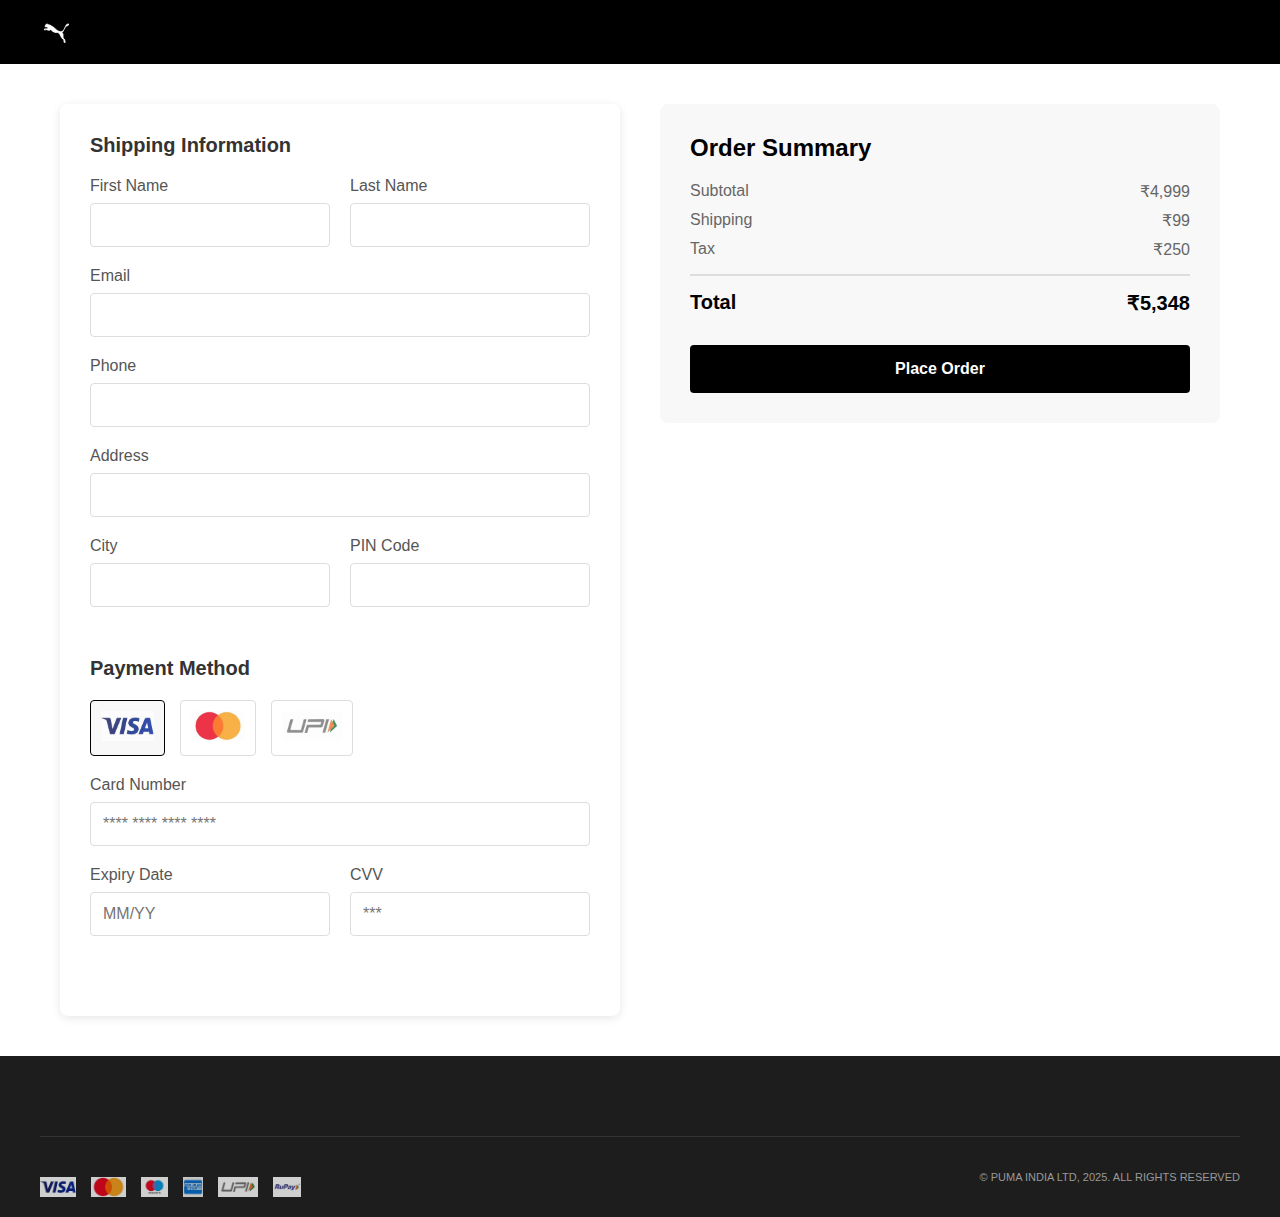
<file: checkout.html>
<!DOCTYPE html>
<html lang="en">
<head>
    <meta charset="UTF-8">
    <meta name="viewport" content="width=device-width, initial-scale=1.0">
    <title>Checkout - PUMA</title>
    <link rel="stylesheet" href="style.css">
    <link rel="stylesheet" href="https://cdnjs.cloudflare.com/ajax/libs/font-awesome/6.5.1/css/all.min.css">
    <style>
        .checkout-container {
            max-width: 1200px;
            margin: 40px auto;
            padding: 0 20px;
            display: grid;
            grid-template-columns: 1fr 1fr;
            gap: 40px;
        }

        @media (max-width: 768px) {
            .checkout-container {
                grid-template-columns: 1fr;
            }
        }

        .checkout-form {
            background: #fff;
            padding: 30px;
            border-radius: 8px;
            box-shadow: 0 2px 10px rgba(0, 0, 0, 0.1);
        }

        .order-summary {
            background: #f8f8f8;
            padding: 30px;
            border-radius: 8px;
            position: sticky;
            top: 20px;
            height: fit-content;
        }

        .form-section {
            margin-bottom: 30px;
        }

        .form-section h2 {
            font-size: 20px;
            margin-bottom: 20px;
            color: #333;
        }

        .form-group {
            margin-bottom: 20px;
        }

        .form-group label {
            display: block;
            margin-bottom: 8px;
            color: #555;
            font-weight: 500;
        }

        .form-group input,
        .form-group select {
            width: 100%;
            padding: 12px;
            border: 1px solid #ddd;
            border-radius: 4px;
            font-size: 16px;
        }

        .form-row {
            display: grid;
            grid-template-columns: 1fr 1fr;
            gap: 20px;
        }

        .order-item {
            display: flex;
            gap: 15px;
            padding: 15px 0;
            border-bottom: 1px solid #eee;
        }

        .order-item img {
            width: 80px;
            height: 80px;
            object-fit: cover;
            border-radius: 4px;
        }

        .item-details h3 {
            font-size: 16px;
            margin: 0 0 5px 0;
        }

        .item-details p {
            color: #666;
            margin: 0;
        }

        .order-total {
            margin-top: 20px;
        }

        .total-row {
            display: flex;
            justify-content: space-between;
            margin-bottom: 10px;
            color: #666;
        }

        .final-total {
            font-size: 20px;
            font-weight: 600;
            color: #000;
            border-top: 2px solid #ddd;
            padding-top: 15px;
            margin-top: 15px;
        }

        .checkout-btn {
            width: 100%;
            padding: 15px;
            background: #000;
            color: #fff;
            border: none;
            border-radius: 4px;
            font-size: 16px;
            font-weight: 600;
            cursor: pointer;
            margin-top: 20px;
            transition: background-color 0.3s;
        }

        .checkout-btn:hover {
            background: #333;
        }

        .payment-methods {
            display: flex;
            gap: 15px;
            margin-top: 20px;
        }

        .payment-method {
            border: 1px solid #ddd;
            padding: 10px;
            border-radius: 4px;
            cursor: pointer;
            transition: all 0.3s;
        }

        .payment-method:hover {
            border-color: #000;
        }

        .payment-method.selected {
            border-color: #000;
            background: #f8f8f8;
        }

        .payment-method img {
            height: 30px;
            width: auto;
        }
    </style>
</head>
<body>
    <!-- Main Navigation -->
    <nav class="navbar">
        <div class="nav-container">
            <!-- Logo -->
            <a href="index.html" class="logo">
                <img src="images/logo.png" alt="PUMA">
            </a>
        </div>
    </nav>

    <!-- Checkout Content -->
    <div class="checkout-container">
        <!-- Checkout Form -->
        <div class="checkout-form">
            <form id="checkoutForm">
                <!-- Shipping Information -->
                <div class="form-section">
                    <h2>Shipping Information</h2>
                    <div class="form-row">
                        <div class="form-group">
                            <label for="firstName">First Name</label>
                            <input type="text" id="firstName" required>
                        </div>
                        <div class="form-group">
                            <label for="lastName">Last Name</label>
                            <input type="text" id="lastName" required>
                        </div>
                    </div>
                    <div class="form-group">
                        <label for="email">Email</label>
                        <input type="email" id="email" required>
                    </div>
                    <div class="form-group">
                        <label for="phone">Phone</label>
                        <input type="tel" id="phone" required>
                    </div>
                    <div class="form-group">
                        <label for="address">Address</label>
                        <input type="text" id="address" required>
                    </div>
                    <div class="form-row">
                        <div class="form-group">
                            <label for="city">City</label>
                            <input type="text" id="city" required>
                        </div>
                        <div class="form-group">
                            <label for="pincode">PIN Code</label>
                            <input type="text" id="pincode" required>
                        </div>
                    </div>
                </div>

                <!-- Payment Information -->
                <div class="form-section">
                    <h2>Payment Method</h2>
                    <div class="payment-methods">
                        <div class="payment-method selected">
                            <img src="footer_images/img1.jpeg" alt="Visa">
                        </div>
                        <div class="payment-method">
                            <img src="footer_images/img2.jpeg" alt="Mastercard">
                        </div>
                        <div class="payment-method">
                            <img src="footer_images/img5.jpeg" alt="UPI">
                        </div>
                    </div>
                    <div class="form-group" style="margin-top: 20px;">
                        <label for="cardNumber">Card Number</label>
                        <input type="text" id="cardNumber" placeholder="**** **** **** ****" required>
                    </div>
                    <div class="form-row">
                        <div class="form-group">
                            <label for="expiry">Expiry Date</label>
                            <input type="text" id="expiry" placeholder="MM/YY" required>
                        </div>
                        <div class="form-group">
                            <label for="cvv">CVV</label>
                            <input type="password" id="cvv" placeholder="***" required>
                        </div>
                    </div>
                </div>
            </form>
        </div>

        <!-- Order Summary -->
        <div class="order-summary">
            <h2>Order Summary</h2>
            <div class="order-items" id="checkoutItems">
                <!-- Cart items will be dynamically loaded here -->
            </div>

            <div class="order-total">
                <div class="total-row">
                    <span>Subtotal</span>
                    <span>₹4,999</span>
                </div>
                <div class="total-row">
                    <span>Shipping</span>
                    <span>₹99</span>
                </div>
                <div class="total-row">
                    <span>Tax</span>
                    <span>₹250</span>
                </div>
                <div class="total-row final-total">
                    <span>Total</span>
                    <span>₹5,348</span>
                </div>
            </div>
            <button class="checkout-btn" onclick="processCheckout()">Place Order</button>
        </div>
    </div>

    <!-- Footer -->
    <footer class="footer">
        <div class="footer-bottom">
            <div class="payment-methods">
                <img src="footer_images/img1.jpeg" alt="Visa">
                <img src="footer_images/img2.jpeg" alt="Mastercard">
                <img src="footer_images/img3.jpeg" alt="Maestro">
                <img src="footer_images/img4.jpeg" alt="American Express">
                <img src="footer_images/img5.jpeg" alt="UPI">
                <img src="footer_images/img6.jpeg" alt="RuPay">
            </div>
            <div class="copyright">
                <p>© PUMA INDIA LTD, 2025. ALL RIGHTS RESERVED</p>
            </div>
        </div>
    </footer>

    <script>
        document.addEventListener('DOMContentLoaded', function() {
            // Set current date for order
            const orderDate = new Date();
            document.getElementById('orderDate').textContent = orderDate.toLocaleDateString('en-IN', {
                year: 'numeric',
                month: 'long',
                day: 'numeric'
            });

            // Get customer details from localStorage if available
            const currentUser = JSON.parse(localStorage.getItem('currentUser'));
            if (currentUser) {
                document.getElementById('customerName').textContent = `${currentUser.firstName} ${currentUser.lastName}`;
            }

            // Load cart items from localStorage
            const checkoutItems = JSON.parse(localStorage.getItem('checkoutItems')) || [];
            const checkoutItemsContainer = document.getElementById('checkoutItems');
            const orderSummary = document.getElementById('orderSummary');

            if (checkoutItems.length === 0) {
                window.location.href = 'cart.html'; // Redirect back to cart if no items
                return;
            }

            // Calculate totals
            let subtotal = 0;
            const shipping = 99;
            const tax = Math.round(subtotal * 0.05); // 5% tax

            // Display checkout items
            let itemsHTML = '';
            checkoutItems.forEach(item => {
                subtotal += item.price * item.quantity;
                itemsHTML += `
                    <div class="order-item">
                        <img src="${item.image}" alt="${item.name}">
                        <div class="item-details">
                            <h3>${item.name}</h3>
                            <p>Size: ${item.size || 'L'}</p>
                            <p>Quantity: ${item.quantity}</p>
                            <p>₹${item.price}</p>
                        </div>
                    </div>
                `;
            });
            checkoutItemsContainer.innerHTML = itemsHTML;

            // Update order summary
            orderSummary.innerHTML = `
                <div class="total-row">
                    <span>Subtotal</span>
                    <span>₹${subtotal}</span>
                </div>
                <div class="total-row">
                    <span>Shipping</span>
                    <span>₹${shipping}</span>
                </div>
                <div class="total-row">
                    <span>Tax</span>
                    <span>₹${tax}</span>
                </div>
                <div class="total-row final-total">
                    <span>Total</span>
                    <span>₹${subtotal + shipping + tax}</span>
                </div>
            `;
        });

        // Handle form submission
        document.getElementById('checkoutForm').addEventListener('submit', function(e) {
            e.preventDefault();
            
            // Save order details for confirmation page
            const orderDetails = {
                items: JSON.parse(localStorage.getItem('checkoutItems')),
                orderNumber: 'PUM' + Date.now(),
                shippingAddress: {
                    name: document.getElementById('firstName').value + ' ' + document.getElementById('lastName').value,
                    address: document.getElementById('address').value,
                    city: document.getElementById('city').value,
                    pincode: document.getElementById('pincode').value,
                    phone: document.getElementById('phone').value
                }
            };
            localStorage.setItem('orderDetails', JSON.stringify(orderDetails));
            
            // Clear cart after successful order
            localStorage.removeItem('checkoutItems');
            localStorage.setItem('cart', '[]');
            
            // Redirect to order confirmation
            window.location.href = 'order-confirmation.html';
        });

        // Handle payment method selection
        document.querySelectorAll('.payment-method').forEach(method => {
            method.addEventListener('click', () => {
                document.querySelectorAll('.payment-method').forEach(m => m.classList.remove('selected'));
                method.classList.add('selected');
            });
        });

        // Handle checkout process
        function processCheckout() {
            const form = document.getElementById('checkoutForm');
            if (form.checkValidity()) {
                alert('Order placed successfully! Thank you for shopping with PUMA.');
                window.location.href = 'index.html';
            } else {
                alert('Please fill in all required fields.');
            }
        }

        // Format card number input
        document.getElementById('cardNumber').addEventListener('input', function(e) {
            let value = e.target.value.replace(/\D/g, '');
            value = value.replace(/(.{4})/g, '$1 ').trim();
            e.target.value = value;
        });

        // Format expiry date input
        document.getElementById('expiry').addEventListener('input', function(e) {
            let value = e.target.value.replace(/\D/g, '');
            if (value.length > 2) {
                value = value.slice(0,2) + '/' + value.slice(2,4);
            }
            e.target.value = value;
        });
    </script>
</body>
</html>
</file>
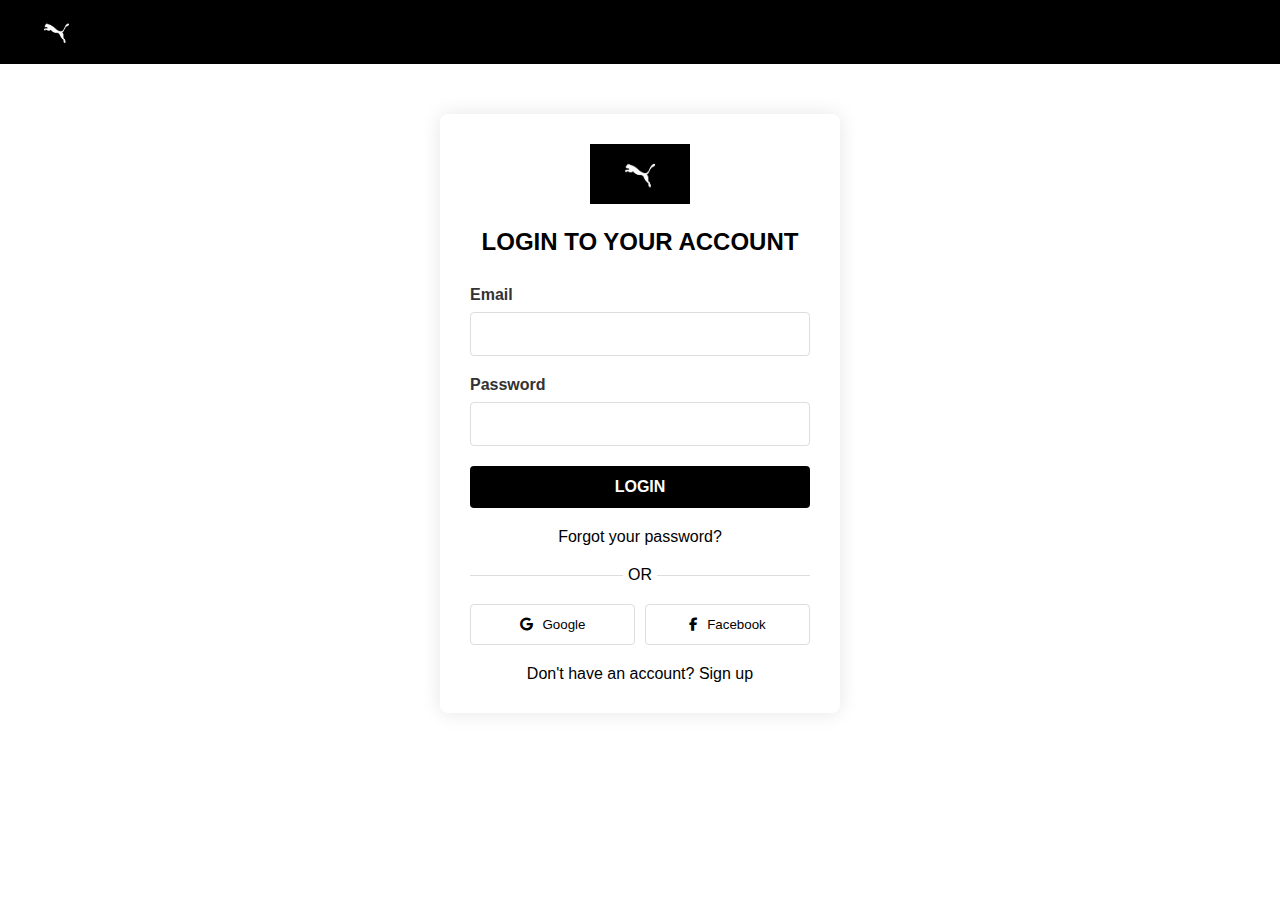
<file: login.html>
<!DOCTYPE html>
<html lang="en">
<head>
    <meta charset="UTF-8">
    <meta name="viewport" content="width=device-width, initial-scale=1.0">
    <title>PUMA - Login</title>
    <link rel="stylesheet" href="style.css">
    <link rel="stylesheet" href="https://cdnjs.cloudflare.com/ajax/libs/font-awesome/6.5.1/css/all.min.css">
    <style>
        .auth-container {
            max-width: 400px;
            margin: 50px auto;
            padding: 30px;
            background: #fff;
            box-shadow: 0 0 20px rgba(0,0,0,0.1);
            border-radius: 8px;
        }

        .auth-header {
            text-align: center;
            margin-bottom: 30px;
        }

        .auth-header img {
            max-width: 100px;
            margin-bottom: 20px;
        }

        .auth-form {
            display: flex;
            flex-direction: column;
            gap: 20px;
        }

        .form-group {
            display: flex;
            flex-direction: column;
            gap: 8px;
        }

        .form-group label {
            font-weight: 600;
            color: #333;
        }

        .form-group input {
            padding: 12px;
            border: 1px solid #ddd;
            border-radius: 4px;
            font-size: 16px;
        }

        .auth-btn {
            background: #000;
            color: #fff;
            padding: 12px;
            border: none;
            border-radius: 4px;
            font-size: 16px;
            font-weight: 600;
            cursor: pointer;
            transition: background 0.3s;
        }

        .auth-btn:hover {
            background: #333;
        }

        .auth-links {
            text-align: center;
            margin-top: 20px;
        }

        .auth-links a {
            color: #000;
            text-decoration: none;
            font-weight: 500;
        }

        .auth-links a:hover {
            text-decoration: underline;
        }

        .divider {
            text-align: center;
            margin: 20px 0;
            position: relative;
        }

        .divider::before {
            content: "";
            position: absolute;
            left: 0;
            top: 50%;
            width: 45%;
            height: 1px;
            background: #ddd;
        }

        .divider::after {
            content: "";
            position: absolute;
            right: 0;
            top: 50%;
            width: 45%;
            height: 1px;
            background: #ddd;
        }

        .social-login {
            display: flex;
            gap: 10px;
            margin-top: 20px;
        }

        .social-btn {
            flex: 1;
            padding: 12px;
            border: 1px solid #ddd;
            border-radius: 4px;
            background: #fff;
            cursor: pointer;
            display: flex;
            align-items: center;
            justify-content: center;
            gap: 10px;
            transition: background 0.3s;
        }

        .social-btn:hover {
            background: #f5f5f5;
        }
    </style>
</head>
<body>
    <!-- Main Navigation -->
    <nav class="navbar">
        <div class="nav-container">
            <a href="index.html" class="logo">
                <img src="images/logo.png" alt="PUMA">
            </a>
        </div>
    </nav>

    <div class="auth-container">
        <div class="auth-header">
            <img src="images/logo.png" alt="PUMA">
            <h2>LOGIN TO YOUR ACCOUNT</h2>
        </div>

        <form class="auth-form" id="loginForm">
            <div class="form-group">
                <label for="email">Email</label>
                <input type="email" id="email" name="email" required>
            </div>

            <div class="form-group">
                <label for="password">Password</label>
                <input type="password" id="password" name="password" required>
            </div>

            <button type="submit" class="auth-btn">LOGIN</button>
        </form>

        <div class="auth-links">
            <a href="#">Forgot your password?</a>
        </div>

        <div class="divider">OR</div>

        <div class="social-login">
            <button class="social-btn">
                <i class="fab fa-google"></i>
                Google
            </button>
            <button class="social-btn">
                <i class="fab fa-facebook-f"></i>
                Facebook
            </button>
        </div>

        <div class="auth-links">
            <p>Don't have an account? <a href="signup.html">Sign up</a></p>
        </div>
    </div>

    <script>
        // Check if user is already logged in
        window.addEventListener('load', function() {
            const currentUser = localStorage.getItem('currentUser');
            if (currentUser) {
                window.location.href = 'index.html';
            }
        });

        document.getElementById('loginForm').addEventListener('submit', function(e) {
            e.preventDefault();
            const email = document.getElementById('email').value;
            const password = document.getElementById('password').value;
            
            // Get users from localStorage
            const users = JSON.parse(localStorage.getItem('users')) || [];
            
            // Find user
            const user = users.find(u => u.email === email && u.password === password);
            
            if (user) {
                // Store current user in localStorage
                localStorage.setItem('currentUser', JSON.stringify({
                    firstName: user.firstName,
                    lastName: user.lastName,
                    email: user.email
                }));
                
                // Show success message
                alert('Login successful!');
                
                // Redirect to home page
                window.location.href = 'index.html';
            } else {
                alert('Invalid email or password!');
            }
        });

        // Handle social login buttons
        document.querySelectorAll('.social-btn').forEach(btn => {
            btn.addEventListener('click', function() {
                alert('Social login functionality will be implemented in the future!');
            });
        });
    </script>
</body>
</html>
</file>
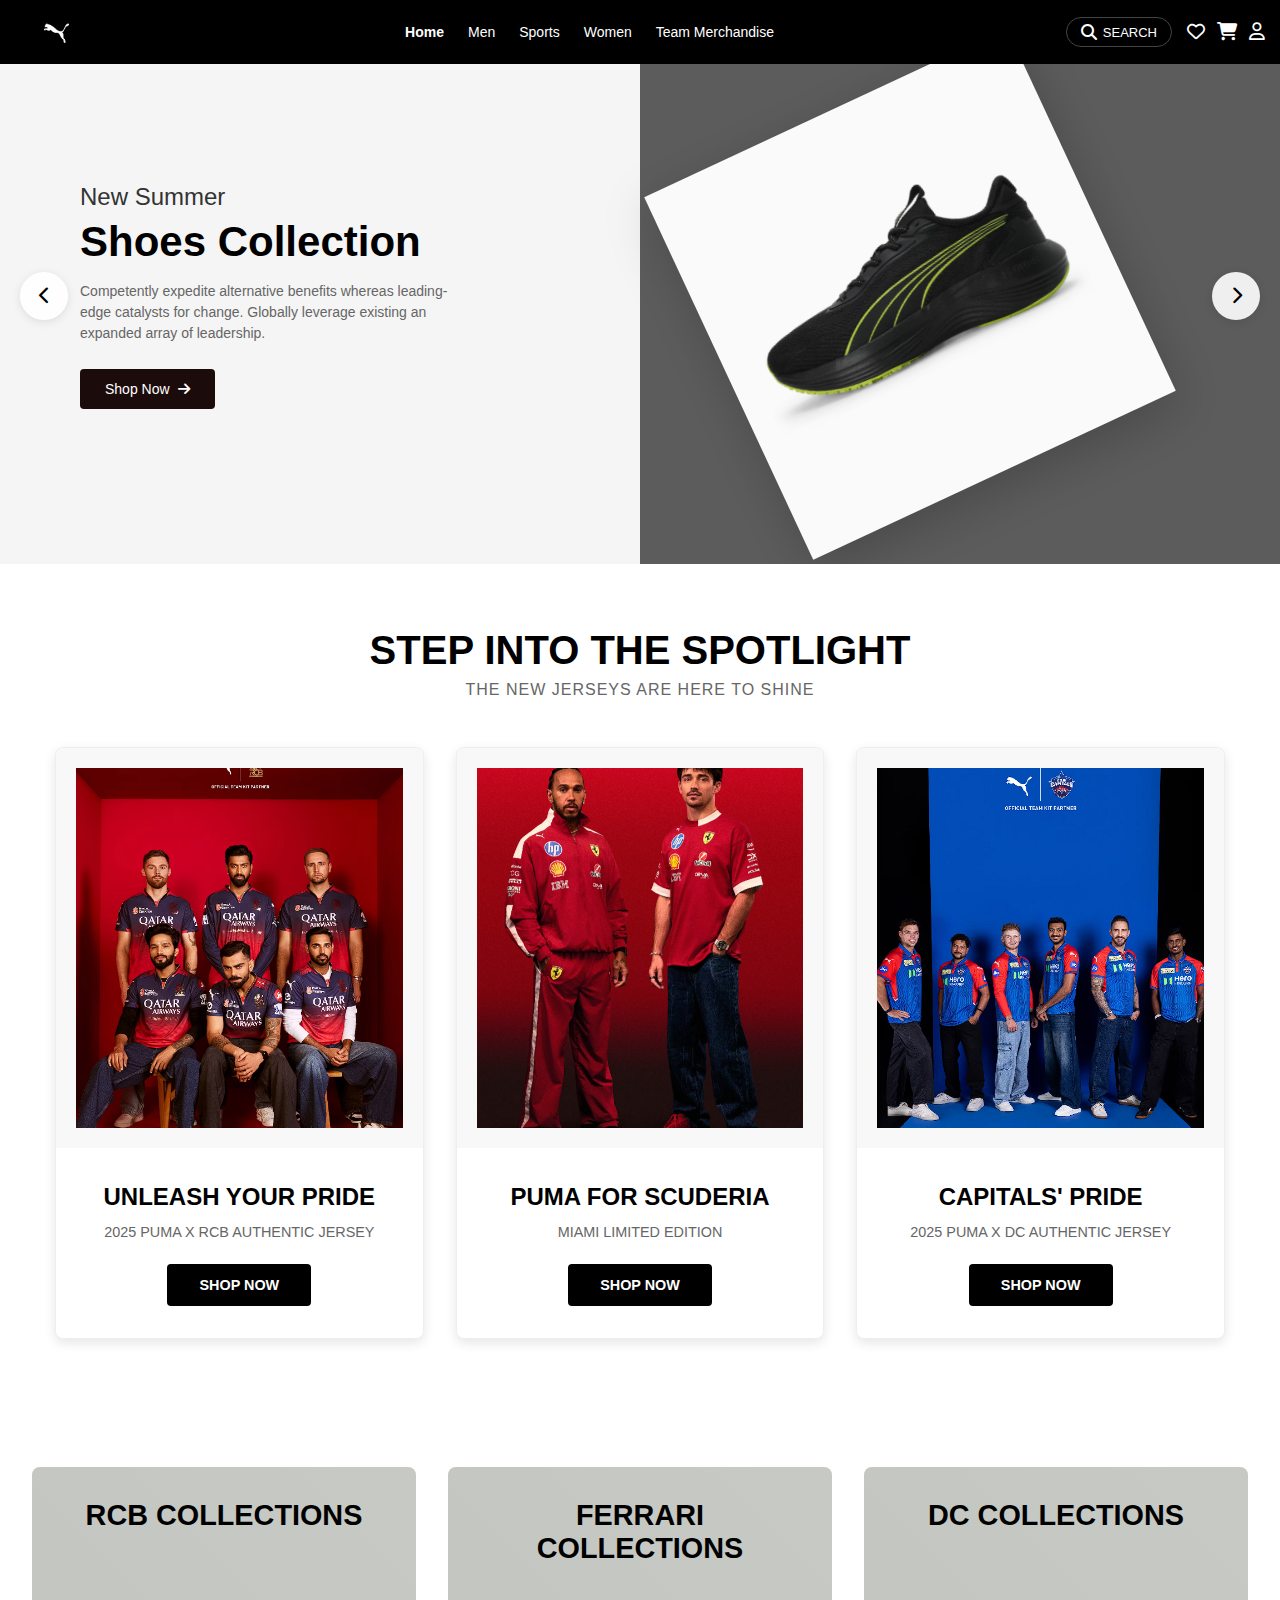
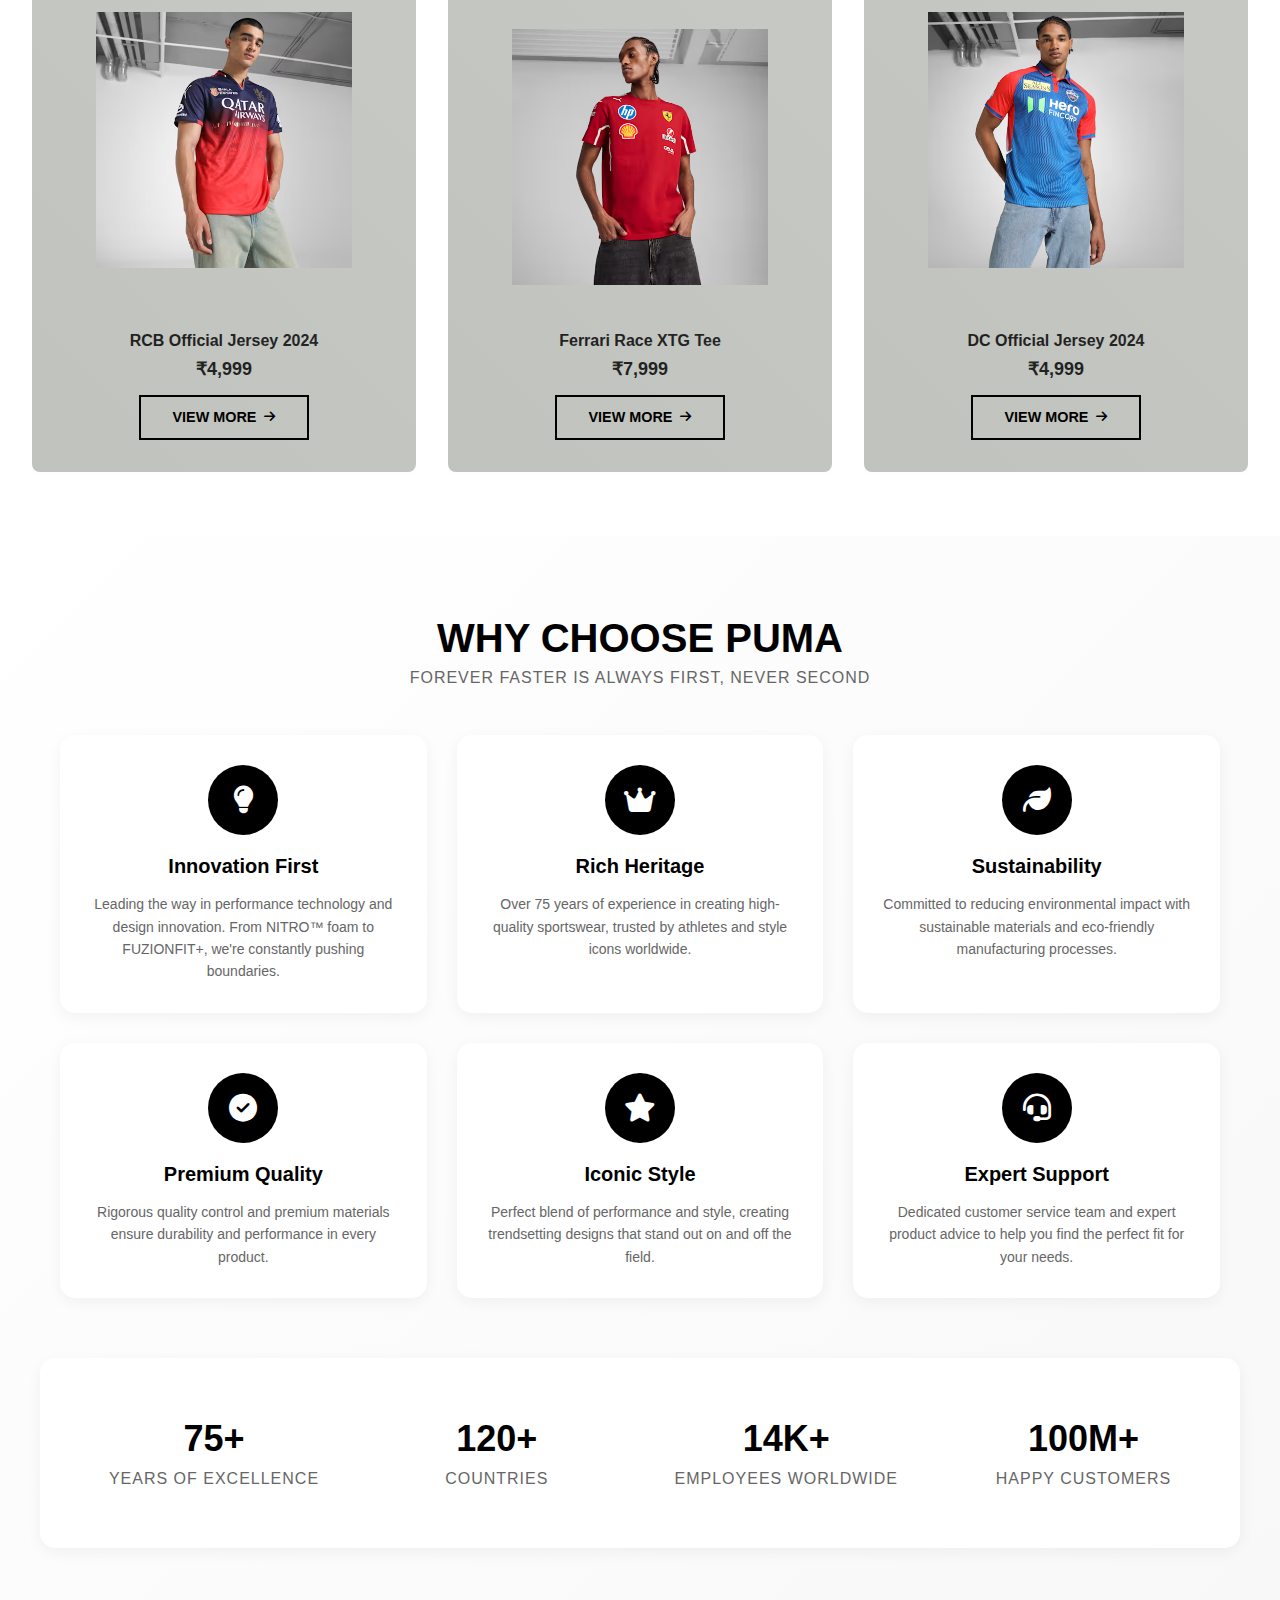
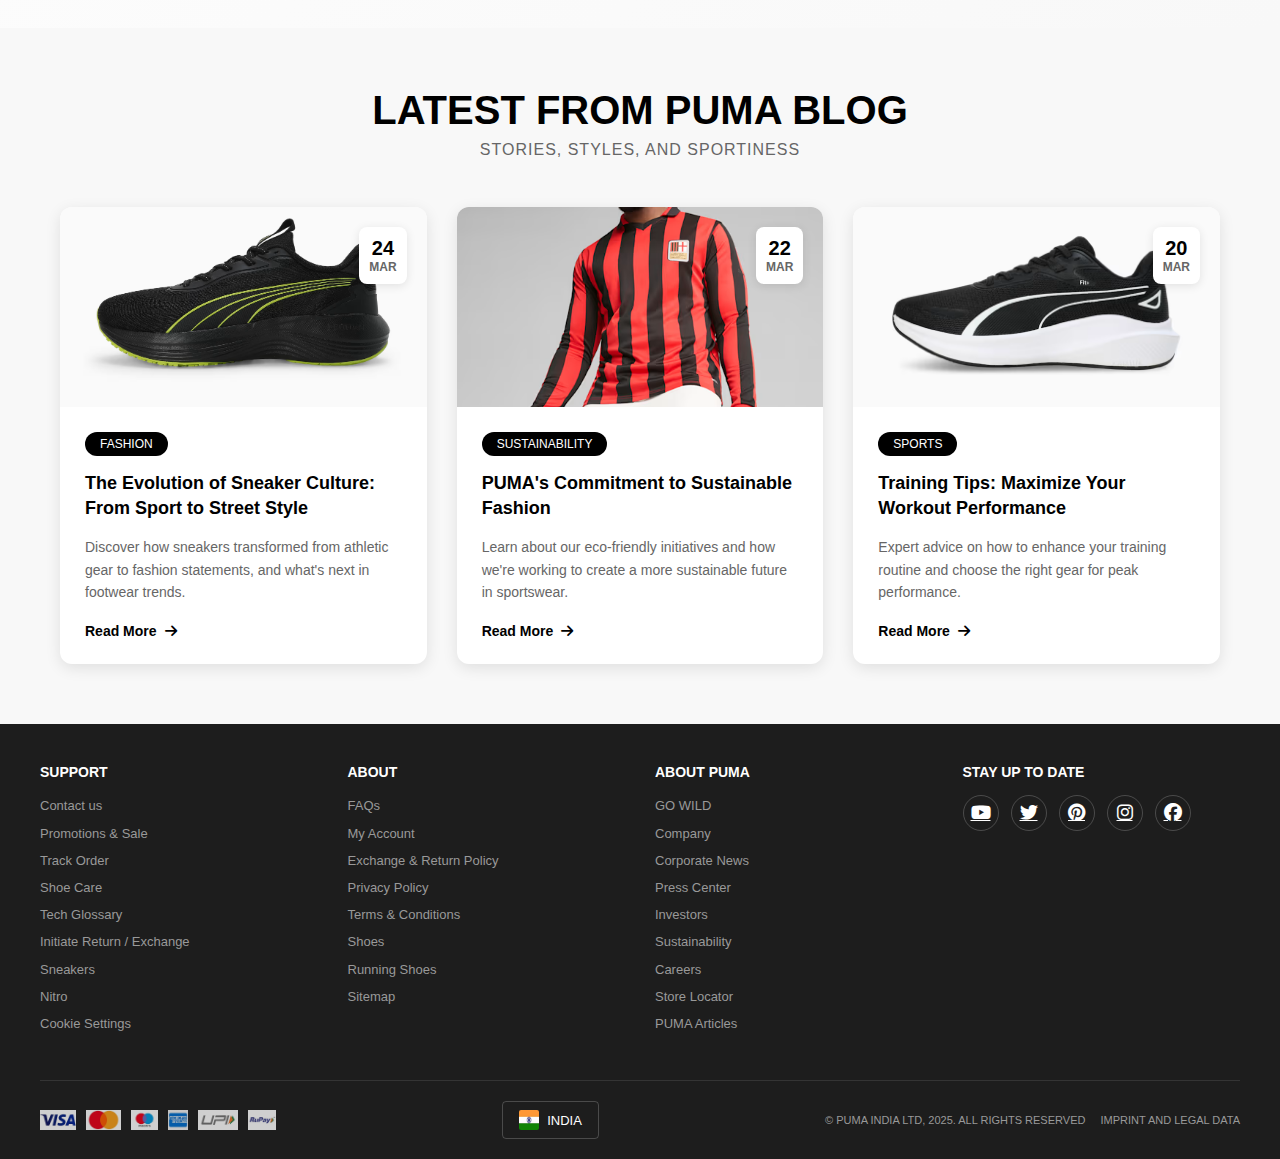
<file: order-confirmation.html>
<!DOCTYPE html>
<html lang="en">
<head>
    <meta charset="UTF-8">
    <meta name="viewport" content="width=device-width, initial-scale=1.0">
    <title>Order Confirmation - PUMA</title>
    <link rel="stylesheet" href="style.css">
    <link rel="stylesheet" href="https://cdnjs.cloudflare.com/ajax/libs/font-awesome/6.5.1/css/all.min.css">
    <style>
        .confirmation-container {
            max-width: 800px;
            margin: 40px auto;
            padding: 0 20px;
        }

        .confirmation-header {
            text-align: center;
            margin-bottom: 40px;
        }

        .confirmation-header i {
            font-size: 64px;
            color: #4CAF50;
            margin-bottom: 20px;
        }

        .confirmation-header h1 {
            font-size: 28px;
            color: #333;
            margin-bottom: 10px;
        }

        .confirmation-header p {
            color: #666;
            font-size: 16px;
        }

        .order-details {
            background: #fff;
            border-radius: 8px;
            box-shadow: 0 2px 10px rgba(0, 0, 0, 0.1);
            padding: 30px;
            margin-bottom: 30px;
        }

        .order-details h2 {
            font-size: 20px;
            color: #333;
            margin-bottom: 20px;
            padding-bottom: 10px;
            border-bottom: 2px solid #eee;
        }

        .order-info {
            display: grid;
            grid-template-columns: repeat(2, 1fr);
            gap: 30px;
            margin-bottom: 30px;
        }

        .info-group h3 {
            font-size: 16px;
            color: #666;
            margin-bottom: 10px;
        }

        .info-group p {
            color: #333;
            margin: 5px 0;
            font-size: 15px;
        }

        .order-items {
            margin-top: 30px;
        }

        .order-item {
            display: flex;
            gap: 20px;
            padding: 20px 0;
            border-bottom: 1px solid #eee;
        }

        .order-item img {
            width: 100px;
            height: 100px;
            object-fit: cover;
            border-radius: 4px;
        }

        .item-details h3 {
            font-size: 16px;
            margin: 0 0 5px 0;
        }

        .item-details p {
            color: #666;
            margin: 3px 0;
        }

        .order-summary {
            margin-top: 30px;
            padding-top: 20px;
            border-top: 2px solid #eee;
        }

        .total-row {
            display: flex;
            justify-content: space-between;
            margin-bottom: 10px;
            color: #666;
        }

        .final-total {
            font-size: 20px;
            font-weight: 600;
            color: #000;
            margin-top: 15px;
            padding-top: 15px;
            border-top: 2px solid #eee;
        }

        .action-buttons {
            display: flex;
            gap: 20px;
            margin-top: 30px;
        }

        .action-btn {
            flex: 1;
            padding: 15px;
            border-radius: 4px;
            font-weight: 600;
            text-align: center;
            text-decoration: none;
            transition: all 0.3s;
        }

        .continue-shopping {
            background: #000;
            color: #fff;
        }

        .track-order {
            background: #f5f5f5;
            color: #000;
            border: 1px solid #ddd;
        }

        .continue-shopping:hover {
            background: #333;
        }

        .track-order:hover {
            background: #e5e5e5;
        }

        @media (max-width: 768px) {
            .order-info {
                grid-template-columns: 1fr;
                gap: 20px;
            }

            .action-buttons {
                flex-direction: column;
            }
        }
    </style>
</head>
<body>
    <!-- Main Navigation -->
    <nav class="navbar">
        <div class="nav-container">
            <!-- Logo -->
            <a href="index.html" class="logo">
                <img src="images/logo.png" alt="PUMA">
            </a>
        </div>
    </nav>

    <!-- Order Confirmation Content -->
    <div class="confirmation-container">
        <div class="confirmation-header">
            <i class="fas fa-check-circle"></i>
            <h1>Thank You for Your Order!</h1>
            <p>Order #PUM2025789 has been successfully placed</p>
        </div>

        <div class="order-details">
            <h2>Order Details</h2>
            <div class="order-info">
                <div class="info-group">
                    <h3>Shipping Address</h3>
                    <p id="customerName">John Doe</p>
                    <p id="address">123 Main Street</p>
                    <p id="cityState">Mumbai, Maharashtra</p>
                    <p id="pincode">400001</p>
                    <p id="phone">+91 98765 43210</p>
                </div>
                <div class="info-group">
                    <h3>Delivery Information</h3>
                    <p><strong>Estimated Delivery:</strong> 3-5 Business Days</p>
                    <p><strong>Shipping Method:</strong> Standard Delivery</p>
                    <p><strong>Order Date:</strong> <span id="orderDate"></span></p>
                </div>
            </div>

            <div class="order-items">
                <div class="order-item">
                    <img src="images/rcb.png" alt="RCB Jersey">
                    <div class="item-details">
                        <h3>RCB Jersey 2025</h3>
                        <p>Size: L</p>
                        <p>Quantity: 1</p>
                        <p>₹4,999</p>
                    </div>
                </div>
            </div>

            <div class="order-summary">
                <div class="total-row">
                    <span>Subtotal</span>
                    <span>₹4,999</span>
                </div>
                <div class="total-row">
                    <span>Shipping</span>
                    <span>₹99</span>
                </div>
                <div class="total-row">
                    <span>Tax</span>
                    <span>₹250</span>
                </div>
                <div class="total-row final-total">
                    <span>Total</span>
                    <span>₹5,348</span>
                </div>
            </div>
        </div>

        <div class="action-buttons">
            <a href="index.html" class="action-btn continue-shopping">Continue Shopping</a>
            <a href="#" class="action-btn track-order">Track Order</a>
        </div>
    </div>

    <!-- Footer -->
    <footer class="footer">
        <div class="footer-bottom">
            <div class="payment-methods">
                <img src="footer_images/img1.jpeg" alt="Visa">
                <img src="footer_images/img2.jpeg" alt="Mastercard">
                <img src="footer_images/img3.jpeg" alt="Maestro">
                <img src="footer_images/img4.jpeg" alt="American Express">
                <img src="footer_images/img5.jpeg" alt="UPI">
                <img src="footer_images/img6.jpeg" alt="RuPay">
            </div>
            <div class="copyright">
                <p>© PUMA INDIA LTD, 2025. ALL RIGHTS RESERVED</p>
            </div>
        </div>
    </footer>

    <script>
        document.addEventListener('DOMContentLoaded', function() {
            // Get order details from localStorage
            const orderDetails = JSON.parse(localStorage.getItem('orderDetails'));
            if (!orderDetails) {
                window.location.href = 'index.html';
                return;
            }

            // Update order number
            document.querySelector('.confirmation-header p').textContent = 
                `Order #${orderDetails.orderNumber} has been successfully placed`;

            // Update shipping address
            if (orderDetails.shippingAddress) {
                document.getElementById('customerName').textContent = orderDetails.shippingAddress.name;
                document.getElementById('address').textContent = orderDetails.shippingAddress.address;
                document.getElementById('cityState').textContent = orderDetails.shippingAddress.city;
                document.getElementById('pincode').textContent = orderDetails.shippingAddress.pincode;
                document.getElementById('phone').textContent = orderDetails.shippingAddress.phone;
            }

            // Set order date
            const orderDate = new Date();
            document.getElementById('orderDate').textContent = orderDate.toLocaleDateString('en-IN', {
                year: 'numeric',
                month: 'long',
                day: 'numeric'
            });

            // Display order items
            const orderItemsContainer = document.querySelector('.order-items');
            let subtotal = 0;
            const shipping = 99;

            let itemsHTML = '';
            orderDetails.items.forEach(item => {
                subtotal += item.price * item.quantity;
                itemsHTML += `
                    <div class="order-item">
                        <img src="${item.image}" alt="${item.name}">
                        <div class="item-details">
                            <h3>${item.name}</h3>
                            <p>Size: ${item.size || 'L'}</p>
                            <p>Quantity: ${item.quantity}</p>
                            <p>₹${item.price}</p>
                        </div>
                    </div>
                `;
            });
            orderItemsContainer.innerHTML = itemsHTML;

            // Calculate and update totals
            const tax = Math.round(subtotal * 0.05); // 5% tax
            const orderSummary = document.querySelector('.order-summary');
            orderSummary.innerHTML = `
                <div class="total-row">
                    <span>Subtotal</span>
                    <span>₹${subtotal}</span>
                </div>
                <div class="total-row">
                    <span>Shipping</span>
                    <span>₹${shipping}</span>
                </div>
                <div class="total-row">
                    <span>Tax</span>
                    <span>₹${tax}</span>
                </div>
                <div class="total-row final-total">
                    <span>Total</span>
                    <span>₹${subtotal + shipping + tax}</span>
                </div>
            `;

            // Clear order details from localStorage
            localStorage.removeItem('orderDetails');
        });
    </script>
</body>
</html>
</file>
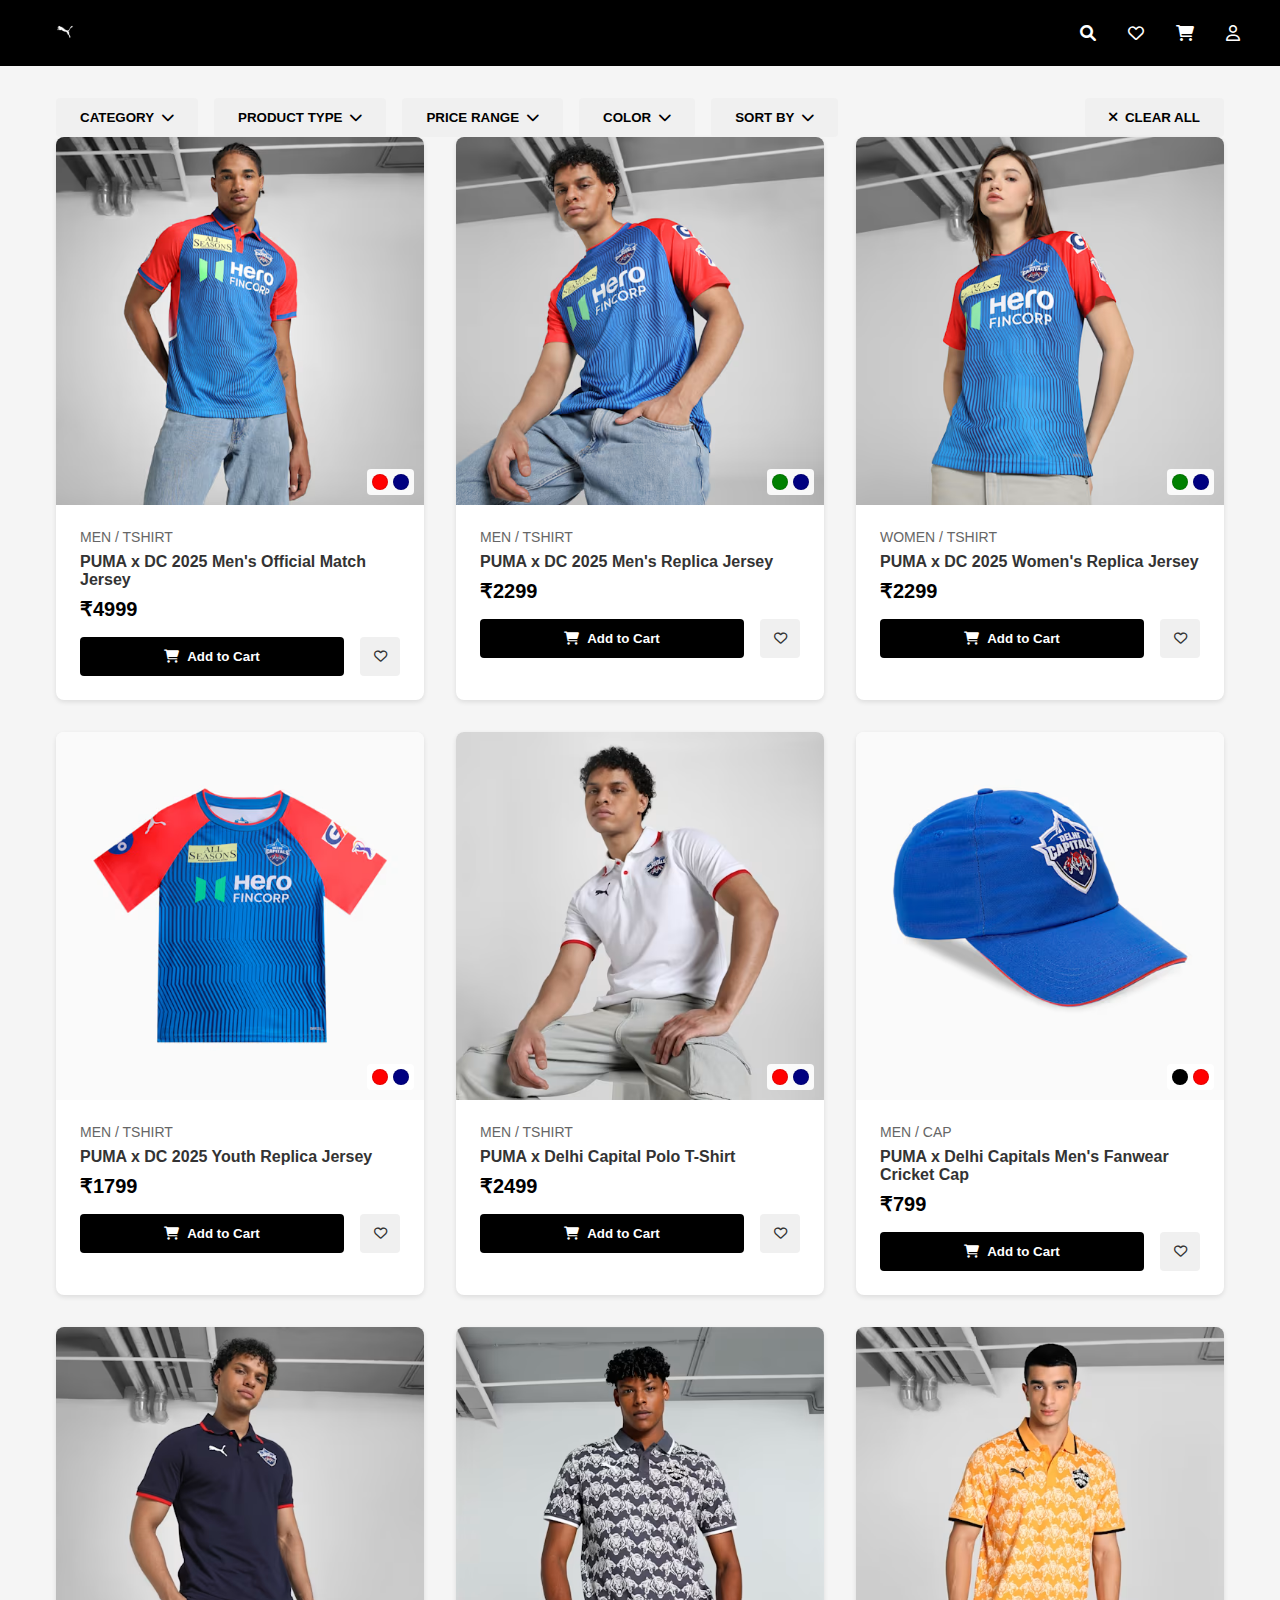
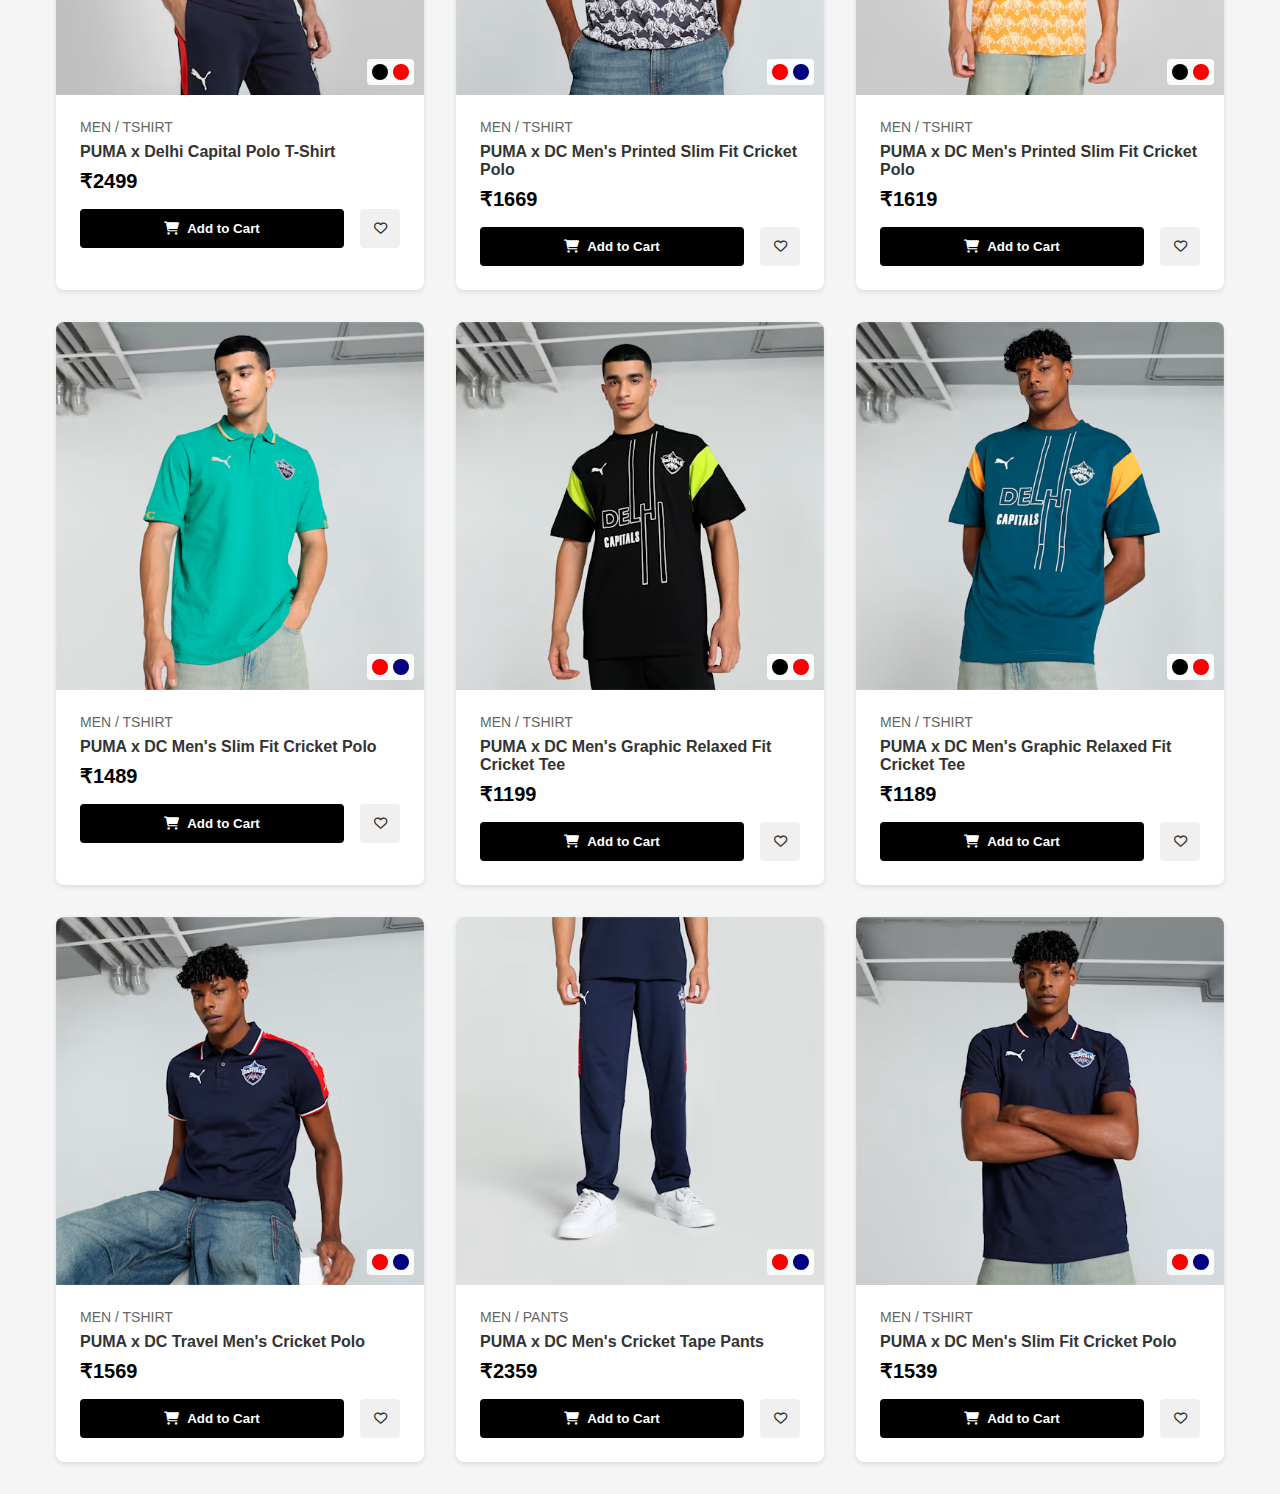
<file: puma_dc.html>
<!DOCTYPE html>
<html lang="en">

<head>
    <meta charset="UTF-8">
    <meta name="viewport" content="width=device-width, initial-scale=1.0">
    <title>PUMA x DC Collection</title>
    <link rel="stylesheet" href="https://cdnjs.cloudflare.com/ajax/libs/font-awesome/6.0.0/css/all.min.css">
    <style>
        * {
            margin: 0;
            padding: 0;
            box-sizing: border-box;
            font-family: Arial, sans-serif;
        }

        body {
            background-color: #f5f5f5;
        }

        .header {
            background-color: #000;
            padding: 1rem;
            position: sticky;
            top: 0;
            z-index: 100;
        }

        .nav {
            max-width: 1200px;
            margin: 0 auto;
            display: flex;
            justify-content: space-between;
            align-items: center;
        }

        .logo img {
            height: 30px;
        }

        .nav-links {
            display: flex;
            gap: 2rem;
            color: white;
        }

        .nav-links i {
            cursor: pointer;
            transition: color 0.3s;
            position: relative;
        }

        .nav-links i:hover {
            color: #ccc;
        }

        .cart-badge {
            position: absolute;
            top: -8px;
            right: -8px;
            background-color: #ff0000;
            color: white;
            font-size: 12px;
            width: 18px;
            height: 18px;
            border-radius: 50%;
            display: flex;
            align-items: center;
            justify-content: center;
            font-style: normal;
        }

        .container {
            max-width: 1200px;
            margin: 0 auto;
            padding: 2rem 1rem;
        }

        .filters {
            display: flex;
            gap: 1rem;
            flex-wrap: wrap;
            align-items: flex-start;
        }

        .filter-group {
            position: relative;
        }

        .filter-dropdown {
            position: absolute;
            top: 100%;
            left: 0;
            background: white;
            border-radius: 4px;
            box-shadow: 0 2px 10px rgba(0, 0, 0, 0.1);
            padding: 1rem;
            min-width: 200px;
            display: none;
            z-index: 100;
        }

        .filter-dropdown.active {
            display: flex;
            flex-direction: column;
            gap: 0.5rem;
        }

        .filter-dropdown label {
            display: flex;
            align-items: center;
            gap: 0.5rem;
            cursor: pointer;
        }

        .clear-filters {
            margin-left: auto;
        }

        .no-results {
            text-align: center;
            padding: 2rem;
            grid-column: 1 / -1;
            color: #666;
        }

        .filter-btn {
            padding: 0.75rem 1.5rem;
            border: none;
            background: #f0f0f0;
            border-radius: 4px;
            cursor: pointer;
            font-weight: 600;
            display: flex;
            align-items: center;
            gap: 0.5rem;
        }

        .filter-btn:hover {
            background: #e0e0e0;
        }

        .product-grid {
            display: grid;
            grid-template-columns: repeat(auto-fill, minmax(280px, 1fr));
            gap: 2rem;
        }

        .product-card {
            background: white;
            border-radius: 8px;
            overflow: hidden;
            box-shadow: 0 2px 5px rgba(0, 0, 0, 0.1);
            transition: transform 0.3s ease;
        }

        .product-image {
            position: relative;
            padding-top: 100%;
            overflow: hidden;
        }

        .product-image img {
            position: absolute;
            top: 0;
            left: 0;
            width: 100%;
            height: 100%;
            object-fit: cover;
            transition: transform 0.3s ease;
        }

        .color-options {
            position: absolute;
            bottom: 10px;
            right: 10px;
            background: rgba(255, 255, 255, 0.9);
            padding: 5px;
            border-radius: 4px;
            display: flex;
            gap: 5px;
        }

        .color-dot {
            width: 16px;
            height: 16px;
            border-radius: 50%;
            border: 1px solid rgba(0, 0, 0, 0.1);
        }

        .product-info {
            padding: 1.5rem;
        }

        .product-category {
            font-size: 0.875rem;
            color: #666;
            text-transform: uppercase;
            margin-bottom: 0.5rem;
        }

        .product-title {
            font-size: 1rem;
            font-weight: 600;
            margin-bottom: 0.5rem;
            color: #333;
        }

        .product-price {
            font-size: 1.25rem;
            font-weight: bold;
            color: #000;
            margin-bottom: 1rem;
        }

        .product-actions {
            display: flex;
            gap: 1rem;
        }

        .btn {
            padding: 0.75rem 1.5rem;
            border: none;
            border-radius: 4px;
            cursor: pointer;
            font-weight: 600;
            transition: all 0.3s ease;
            text-decoration: none;
            display: inline-flex;
            align-items: center;
            justify-content: center;
            gap: 0.5rem;
        }

        .btn-primary {
            background-color: #000;
            color: white;
            flex: 1;
        }

        .btn-primary:hover {
            background-color: #333;
        }

        .btn-icon {
            width: 40px;
            padding: 0.75rem;
            background-color: #f0f0f0;
            color: #333;
        }

        .btn-icon:hover {
            background-color: #e0e0e0;
        }

        @media (max-width: 768px) {
            .product-grid {
                grid-template-columns: repeat(auto-fill, minmax(240px, 1fr));
                gap: 1rem;
            }

            .product-info {
                padding: 1rem;
            }

            .filter-dropdown {
                position: fixed;
                top: 50%;
                left: 50%;
                transform: translate(-50%, -50%);
                width: 90%;
                max-width: 300px;
                max-height: 80vh;
                overflow-y: auto;
            }
        }

        @media (max-width: 480px) {
            .product-grid {
                grid-template-columns: 1fr;
            }

            .btn {
                padding: 0.5rem 1rem;
            }
        }
    </style>
</head>

<body>
    <header class="header">
        <nav class="nav">
            <div class="logo">
                <img src="images/logo.png" alt="PUMA Logo">
            </div>
            <div class="nav-links">
                <i class="fas fa-search"></i>
                <i class="far fa-heart"></i>
                <i class="fas fa-shopping-cart" onclick="window.location.href='cart.html'">
                    <span class="cart-badge" id="cart-badge">0</span></i>
                <i class="far fa-user"></i>
            </div>
        </nav>
    </header>

    <main class="container">
        <div class="filters">
            <div class="filter-group">
                <button class="filter-btn" onclick="toggleFilter('category')">
                    <span>CATEGORY</span>
                    <i class="fas fa-chevron-down"></i>
                </button>
                <div class="filter-dropdown" id="category-filter">
                    <label><input type="checkbox" value="Men" onchange="applyFilters()"> Men</label>
                    <label><input type="checkbox" value="Women" onchange="applyFilters()"> Women</label>
                    <label><input type="checkbox" value="Unisex" onchange="applyFilters()"> Unisex</label>
                </div>
            </div>

            <div class="filter-group">
                <button class="filter-btn" onclick="toggleFilter('type')">
                    <span>PRODUCT TYPE</span>
                    <i class="fas fa-chevron-down"></i>
                </button>
                <div class="filter-dropdown" id="type-filter">
                    <label><input type="checkbox" value="tshirt" onchange="applyFilters()"> T-Shirts & Jerseys</label>
                    <label><input type="checkbox" value="pants" onchange="applyFilters()"> Pants & Shorts</label>
                    <label><input type="checkbox" value="cap" onchange="applyFilters()"> Caps</label>
                </div>
            </div>

            <div class="filter-group">
                <button class="filter-btn" onclick="toggleFilter('price')">
                    <span>PRICE RANGE</span>
                    <i class="fas fa-chevron-down"></i>
                </button>
                <div class="filter-dropdown" id="price-filter">
                    <label><input type="checkbox" value="0-1000" onchange="applyFilters()"> Under ₹1,000</label>
                    <label><input type="checkbox" value="1000-2000" onchange="applyFilters()"> ₹1,000 - ₹2,000</label>
                    <label><input type="checkbox" value="2000-3000" onchange="applyFilters()"> ₹2,000 - ₹3,000</label>
                    <label><input type="checkbox" value="3000-5000" onchange="applyFilters()"> ₹3,000 - ₹5,000</label>
                    <label><input type="checkbox" value="5000+" onchange="applyFilters()"> Above ₹5,000</label>
                </div>
            </div>

            <div class="filter-group">
                <button class="filter-btn" onclick="toggleFilter('color')">
                    <span>COLOR</span>
                    <i class="fas fa-chevron-down"></i>
                </button>
                <div class="filter-dropdown" id="color-filter">
                    <label><input type="checkbox" value="red" onchange="applyFilters()"> Red</label>
                    <label><input type="checkbox" value="black" onchange="applyFilters()"> Black</label>
                    <label><input type="checkbox" value="navy" onchange="applyFilters()"> Navy</label>
                </div>
            </div>

            <div class="filter-group">
                <button class="filter-btn" onclick="toggleFilter('sort')">
                    <span>SORT BY</span>
                    <i class="fas fa-chevron-down"></i>
                </button>
                <div class="filter-dropdown" id="sort-filter">
                    <label><input type="radio" name="sort" value="price-low-high" onchange="applyFilters()"> Price: Low
                        to High</label>
                    <label><input type="radio" name="sort" value="price-high-low" onchange="applyFilters()"> Price: High
                        to Low</label>
                    <label><input type="radio" name="sort" value="name-a-z" onchange="applyFilters()"> Name: A to
                        Z</label>
                    <label><input type="radio" name="sort" value="name-z-a" onchange="applyFilters()"> Name: Z to
                        A</label>
                </div>
            </div>

            <button class="filter-btn clear-filters" onclick="clearFilters()">
                <i class="fas fa-times"></i>
                CLEAR ALL
            </button>
        </div>

        <div class="product-grid" id="product-grid">

        </div>
    </main>

    <script>
        const products = [
            {
                id: 97,
                name: "PUMA x DC 2025 Men's Official Match Jersey",
                price: 4999,
                type: "tshirt",
                category: "Men",
                image: "puma_dc_images/img1.avif",
                colors: ["red", "navy"]
            },
            {
                id: 98,
                name: "PUMA x DC 2025 Men's Replica Jersey",
                price: 2299,
                type: "tshirt",
                category: "Men",
                image: "puma_dc_images/img2.avif",
                colors: ["green", "navy"]
            },
            {
                id: 99,
                name: "PUMA x DC 2025 Women's Replica Jersey",
                price: 2299,
                type: "tshirt",
                category: "Women",
                image: "puma_dc_images/img3.avif",
                colors: ["green", "navy"]
            },
            {
                id: 100,
                name: "PUMA x DC 2025 Youth Replica Jersey",
                price: 1799,
                type: "tshirt",
                category: "Men",
                image: "puma_dc_images/img4.avif",
                colors: ["red", "navy"]
            },
            {
                id: 101,
                name: "PUMA x Delhi Capital Polo T-Shirt",
                price: 2499,
                type: "tshirt",
                category: "Men",
                image: "puma_dc_images/img5.avif",
                colors: ["red", "navy"]
            },
            {
                id: 102,
                name: "PUMA x Delhi Capitals Men's Fanwear Cricket Cap",
                price: 799,
                type: "cap",
                category: "Men",
                image: "puma_dc_images/img6.avif",
                colors: ["black", "red"]
            },
            {
                id: 103,
                name: "PUMA x Delhi Capital Polo T-Shirt",
                price: 2499,
                type: "tshirt",
                category: "Men",
                image: "puma_dc_images/img7.avif",
                colors: ["black", "red"]
            },
            {
                id: 104,
                name: "PUMA x DC Men's Printed Slim Fit Cricket Polo",
                price: 1669,
                type: "tshirt",
                category: "Men",
                image: "puma_dc_images/img8.avif",
                colors: ["red", "navy"]
            },
            {
                id: 105,
                name: "PUMA x DC Men's Printed Slim Fit Cricket Polo",
                price: 1619,
                type: "tshirt",
                category: "Men",
                image: "puma_dc_images/img9.avif",
                colors: ["black", "red"]
            },
            {
                id: 106,
                name: "PUMA x DC Men's Slim Fit Cricket Polo",
                price: 1489,
                type: "tshirt",
                category: "Men",
                image: "puma_dc_images/img10.avif",
                colors: ["red", "navy"]
            },
            {
                id: 107,
                name: "PUMA x DC Men's Graphic Relaxed Fit Cricket Tee",
                price: 1199,
                type: "tshirt",
                category: "Men",
                image: "puma_dc_images/img11.avif",
                colors: ["black", "red"]
            },
            {
                id: 108,
                name: "PUMA x DC Men's Graphic Relaxed Fit Cricket Tee",
                price: 1189,
                type: "tshirt",
                category: "Men",
                image: "puma_dc_images/img12.avif",
                colors: ["black", "red"]
            },
            {
                id: 109,
                name: "PUMA x DC Travel Men's Cricket Polo",
                price: 1569,
                type: "tshirt",
                category: "Men",
                image: "puma_dc_images/img13.avif",
                colors: ["red", "navy"]
            },
            {
                id: 110,
                name: "PUMA x DC Men's Cricket Tape Pants",
                price: 2359,
                type: "pants",
                category: "Men",
                image: "puma_dc_images/img14.avif",
                colors: ["red", "navy"]
            },
            {
                id: 111,
                name: "PUMA x DC Men's Slim Fit Cricket Polo",
                price: 1539,
                type: "tshirt",
                category: "Men",
                image: "puma_dc_images/img15.avif",
                colors: ["red", "navy"]
            }
        ];

        function renderProducts() {
            const grid = document.getElementById('product-grid');
            grid.innerHTML = products.map(product => `
                <div class="product-card">
                    <div class="product-image">
                        <img src="${product.image}" alt="${product.name}">
                        <div class="color-options">
                            ${product.colors.map(color => `
                                <div class="color-dot" style="background-color: ${color}"></div>
                            `).join('')}
                        </div>
                    </div>
                    <div class="product-info">
                        <div class="product-category">${product.category} / ${product.type}</div>
                        <h3 class="product-title">${product.name}</h3>
                        <div class="product-price">₹${product.price}</div>
                        <div class="product-actions">
                            <button class="btn btn-primary" onclick="addToCart(${product.id})">
                                <i class="fas fa-shopping-cart"></i>
                                Add to Cart
                            </button>
                            <button class="btn btn-icon" onclick="addToWishlist(${product.id})">
                                <i class="far fa-heart"></i>
                            </button>
                        </div>
                    </div>
                </div>
            `).join('');
        }

        function addToCart(productId) {
            // Get existing cart items from localStorage
            let cartItems = JSON.parse(localStorage.getItem('cart')) || [];

            // Find the product in our products array
            const product = products.find(p => p.id === productId);

            if (product) {
                // Check if item already exists in cart
                const existingItem = cartItems.find(item => item.id === productId);

                if (existingItem) {
                    // If item exists, increment quantity
                    existingItem.quantity += 1;
                } else {
                    // If item doesn't exist, add it with quantity 1
                    cartItems.push({
                        ...product,
                        quantity: 1
                    });
                }

                // Save updated cart back to localStorage
                localStorage.setItem('cart', JSON.stringify(cartItems));

                // Update cart badge
                updateCartBadge();

                // Show success message
                alert('Product added to cart successfully!');
            }
        }

        function updateCartBadge() {
            const badge = document.getElementById('cart-badge');
            const cartItems = JSON.parse(localStorage.getItem('cart')) || [];
            const totalItems = cartItems.reduce((sum, item) => sum + item.quantity, 0);
            badge.textContent = totalItems;
            badge.style.display = totalItems > 0 ? 'flex' : 'none';

            // Update badge on main page if it exists
            try {
                window.opener && window.opener.document &&
                    window.opener.document.getElementById('cart-badge') &&
                    (window.opener.document.getElementById('cart-badge').textContent = totalItems) &&
                    (window.opener.document.getElementById('cart-badge').style.display = totalItems > 0 ? 'flex' : 'none');
            } catch (e) {
                console.log('Main window not accessible');
            }
        }

        function addToWishlist(productId) {
            // Get existing wishlist items from localStorage
            let wishlistItems = JSON.parse(localStorage.getItem('wishlist')) || [];

            // Find the product in our products array
            const product = products.find(p => p.id === productId);

            if (product) {
                // Check if item already exists in wishlist
                const existingItem = wishlistItems.find(item => item.id === productId);

                if (!existingItem) {
                    // If item doesn't exist, add it
                    wishlistItems.push(product);

                    // Save updated wishlist back to localStorage
                    localStorage.setItem('wishlist', JSON.stringify(wishlistItems));

                    // Show success message
                    alert('Product added to wishlist successfully!');
                } else {
                    alert('This item is already in your wishlist!');
                }
            }
        }

        // Initialize the cart badge
        updateCartBadge();

        // Initialize the product listing
        renderProducts();

        function toggleFilter(filterId) {
            const dropdown = document.getElementById(`${filterId}-filter`);
            const allDropdowns = document.querySelectorAll('.filter-dropdown');

            allDropdowns.forEach(d => {
                if (d.id !== `${filterId}-filter`) {
                    d.classList.remove('active');
                }
            });

            dropdown.classList.toggle('active');
        }

        function applyFilters() {
            const selectedCategories = Array.from(document.querySelectorAll('#category-filter input:checked')).map(cb => cb.value);
            const selectedTypes = Array.from(document.querySelectorAll('#type-filter input:checked')).map(cb => cb.value);
            const selectedPriceRanges = Array.from(document.querySelectorAll('#price-filter input:checked')).map(cb => cb.value);
            const selectedColors = Array.from(document.querySelectorAll('#color-filter input:checked')).map(cb => cb.value);
            const sortValue = document.querySelector('#sort-filter input:checked')?.value;

            let filteredProducts = products.filter(product => {
                const categoryMatch = selectedCategories.length === 0 || selectedCategories.includes(product.category);
                const typeMatch = selectedTypes.length === 0 || selectedTypes.includes(product.type);
                const colorMatch = selectedColors.length === 0 || selectedColors.some(color => product.colors.includes(color));
                const priceMatch = selectedPriceRanges.length === 0 || selectedPriceRanges.some(range => {
                    const [min, max] = range.split('-').map(Number);
                    if (range === '5000+') return product.price >= 5000;
                    return product.price >= min && product.price < max;
                });

                return categoryMatch && typeMatch && colorMatch && priceMatch;
            });

            // Apply sorting
            if (sortValue) {
                filteredProducts.sort((a, b) => {
                    switch (sortValue) {
                        case 'price-low-high':
                            return a.price - b.price;
                        case 'price-high-low':
                            return b.price - a.price;
                        case 'name-a-z':
                            return a.name.localeCompare(b.name);
                        case 'name-z-a':
                            return b.name.localeCompare(a.name);
                        default:
                            return 0;
                    }
                });
            }

            renderFilteredProducts(filteredProducts);
            updateFilterCounts(filteredProducts);
        }

        function updateFilterCounts(filteredProducts) {
            // Add count next to each filter option
            const categories = {}, types = {}, colors = {};

            products.forEach(product => {
                categories[product.category] = 0;
                types[product.type] = 0;
                product.colors.forEach(color => colors[color] = 0);
            });

            filteredProducts.forEach(product => {
                categories[product.category]++;
                types[product.type]++;
                product.colors.forEach(color => colors[color]++);
            });

            // Update category counts
            document.querySelectorAll('#category-filter label').forEach(label => {
                const value = label.querySelector('input').value;
                const count = categories[value] || 0;
                label.innerHTML = `<input type="checkbox" value="${value}" onchange="applyFilters()"> ${value} (${count})`;
            });

            // Update type counts
            document.querySelectorAll('#type-filter label').forEach(label => {
                const value = label.querySelector('input').value;
                const count = types[value] || 0;
                const displayName = getDisplayName(value);
                label.innerHTML = `<input type="checkbox" value="${value}" onchange="applyFilters()"> ${displayName} (${count})`;
            });

            // Update color counts
            document.querySelectorAll('#color-filter label').forEach(label => {
                const value = label.querySelector('input').value;
                const count = colors[value] || 0;
                const displayName = value.charAt(0).toUpperCase() + value.slice(1);
                label.innerHTML = `<input type="checkbox" value="${value}" onchange="applyFilters()"> ${displayName} (${count})`;
            });
        }

        function getDisplayName(value) {
            const displayNames = {
                'tshirt': 'T-Shirts & Jerseys',
                'pants': 'Pants & Shorts',
                'cap': 'Caps'
            };
            return displayNames[value] || value;
        }

        function renderFilteredProducts(filteredProducts) {
            const grid = document.getElementById('product-grid');

            if (filteredProducts.length === 0) {
                grid.innerHTML = '<div class="no-results">No products match your selected filters</div>';
                return;
            }

            grid.innerHTML = filteredProducts.map(product => `
                <div class="product-card">
                    <div class="product-image">
                        <img src="${product.image}" alt="${product.name}">
                        <div class="color-options">
                            ${product.colors.map(color => `
                                <div class="color-dot" style="background-color: ${color}"></div>
                            `).join('')}
                        </div>
                    </div>
                    <div class="product-info">
                        <div class="product-category">${product.category} / ${product.type}</div>
                        <h3 class="product-title">${product.name}</h3>
                        <div class="product-price">₹${product.price}</div>
                        <div class="product-actions">
                            <button class="btn btn-primary" onclick="addToCart(${product.id})">
                                <i class="fas fa-shopping-cart"></i>
                                Add to Cart
                            </button>
                            <button class="btn btn-icon" onclick="addToWishlist(${product.id})">
                                <i class="far fa-heart"></i>
                            </button>
                        </div>
                    </div>
                </div>
            `).join('');
        }

        function clearFilters() {
            document.querySelectorAll('.filter-dropdown input').forEach(input => {
                input.checked = false;
            });

            document.querySelectorAll('.filter-dropdown').forEach(d => {
                d.classList.remove('active');
            });

            renderProducts();
            updateFilterCounts(products);
        }

        // Close dropdowns when clicking outside
        document.addEventListener('click', function (event) {
            if (!event.target.closest('.filter-group')) {
                document.querySelectorAll('.filter-dropdown').forEach(d => {
                    d.classList.remove('active');
                });
            }
        });

        // Initialize with all products and counts
        updateFilterCounts(products);
    </script>
</body>

</html>
</file>
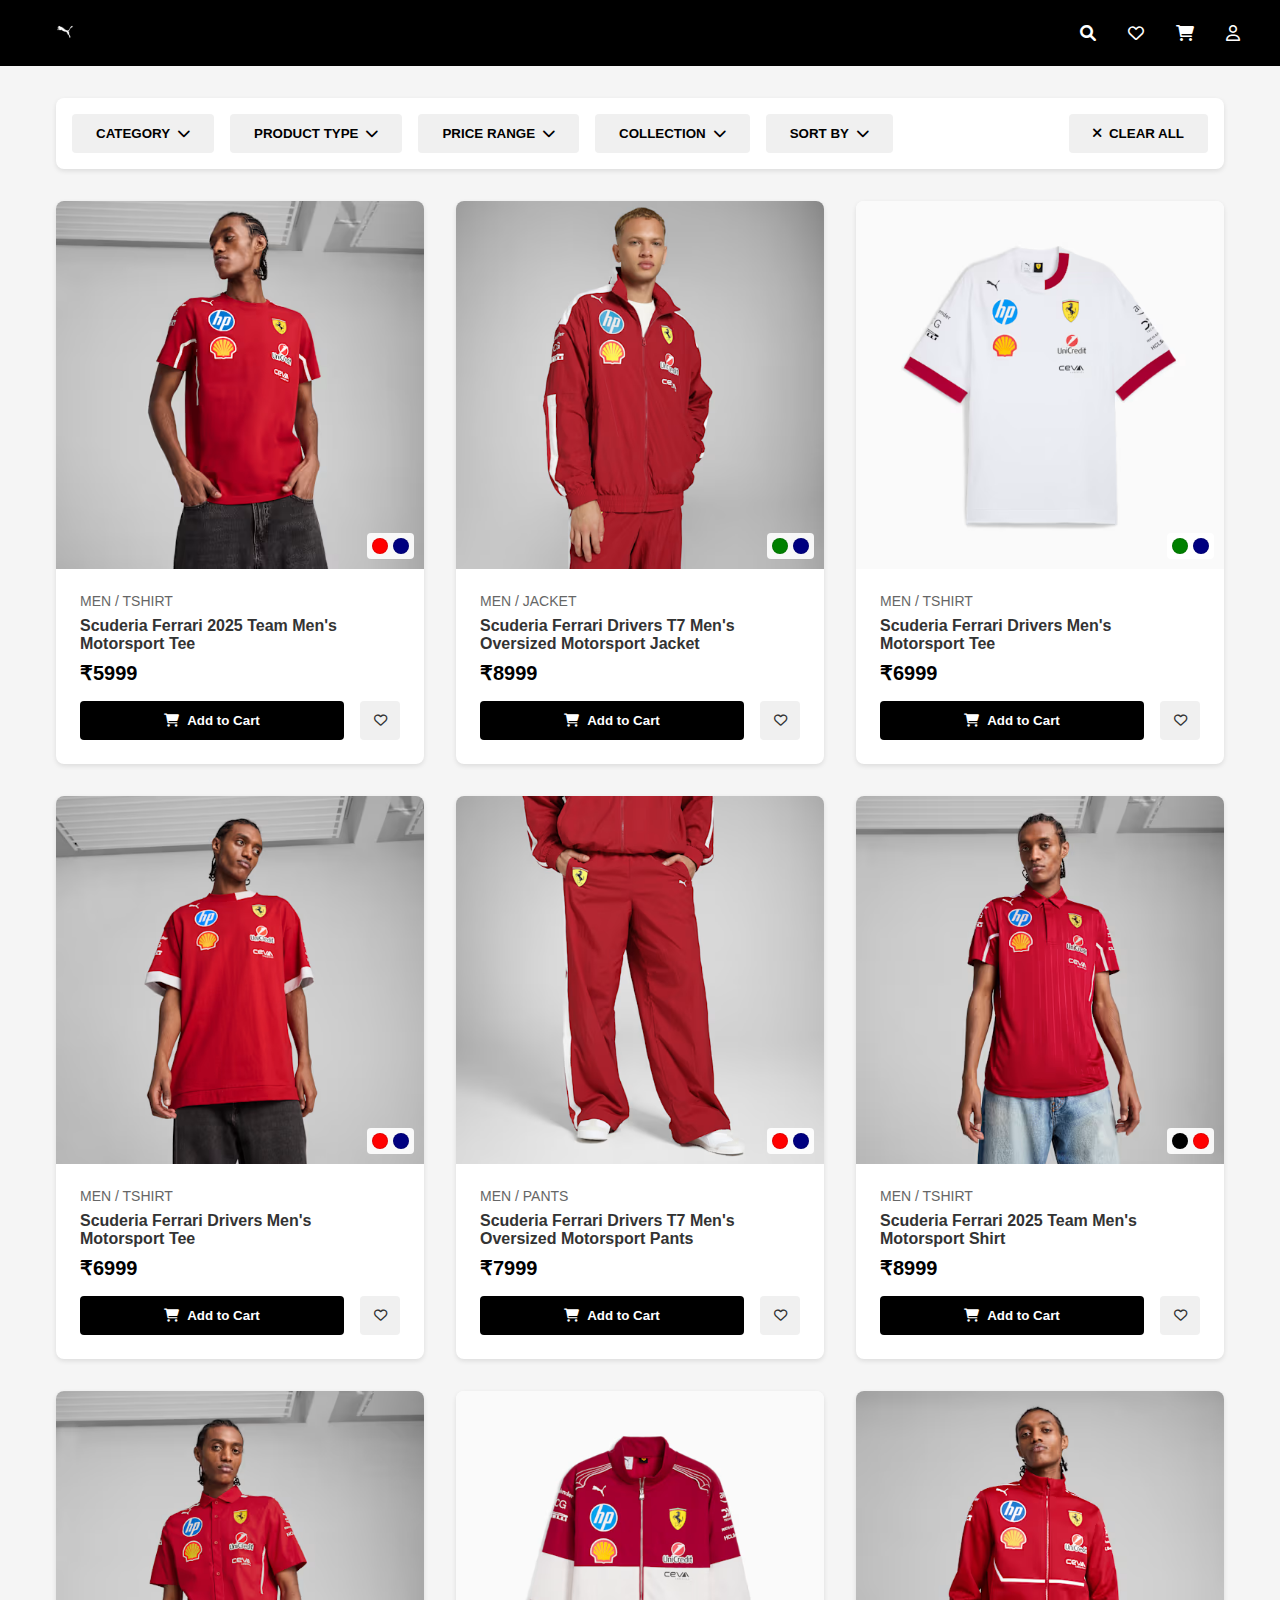
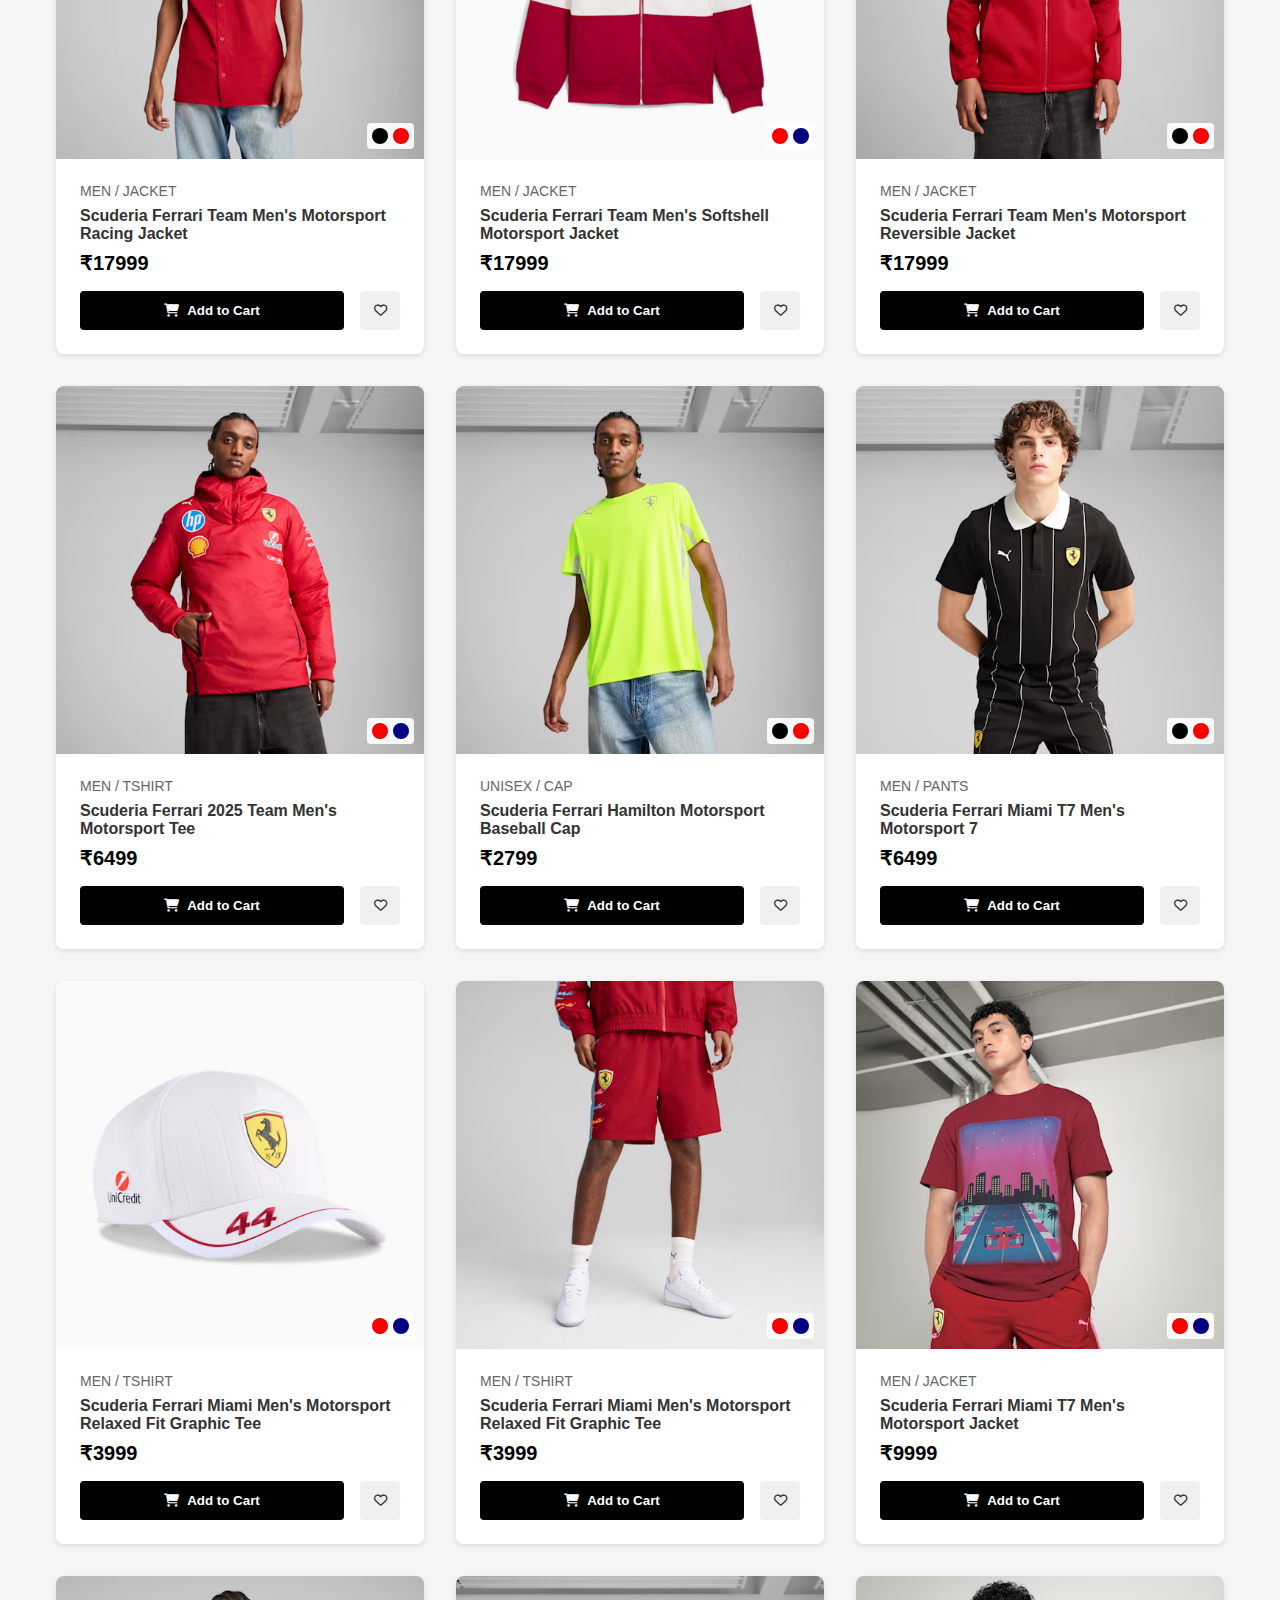
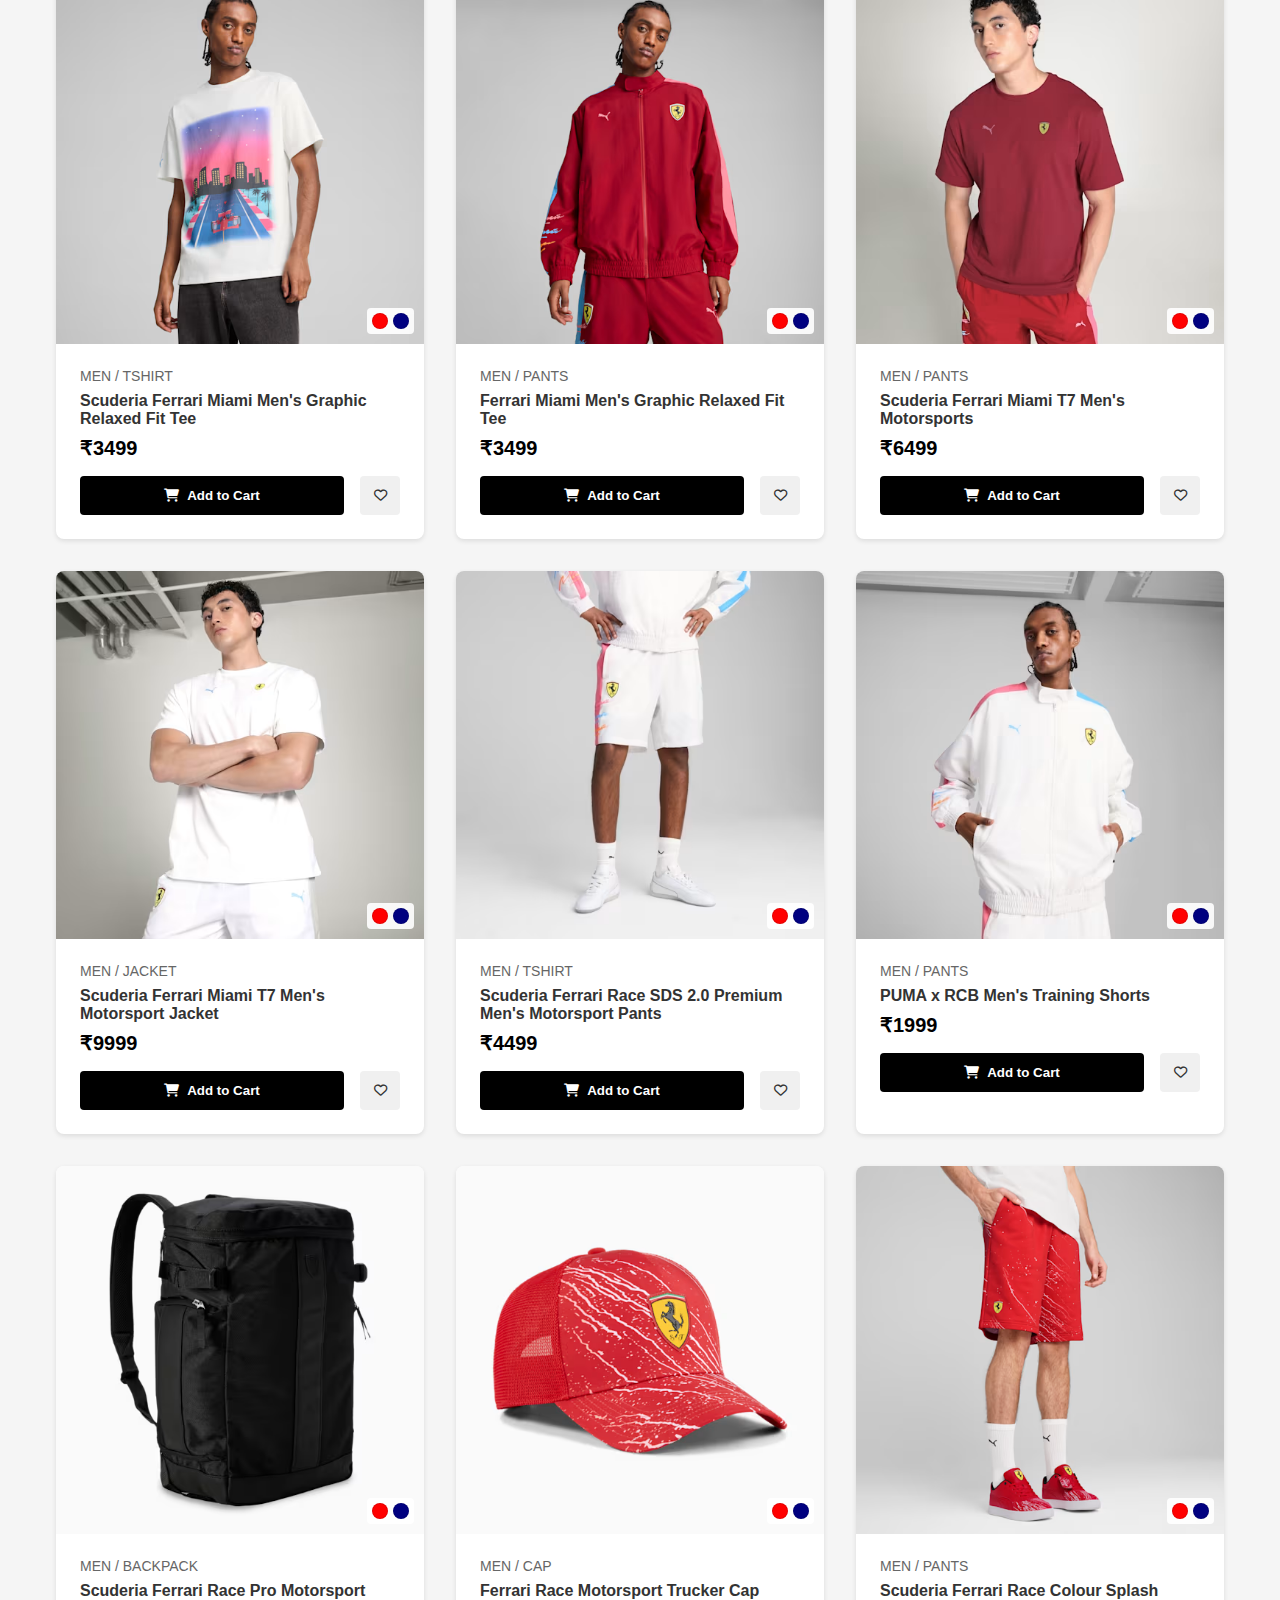
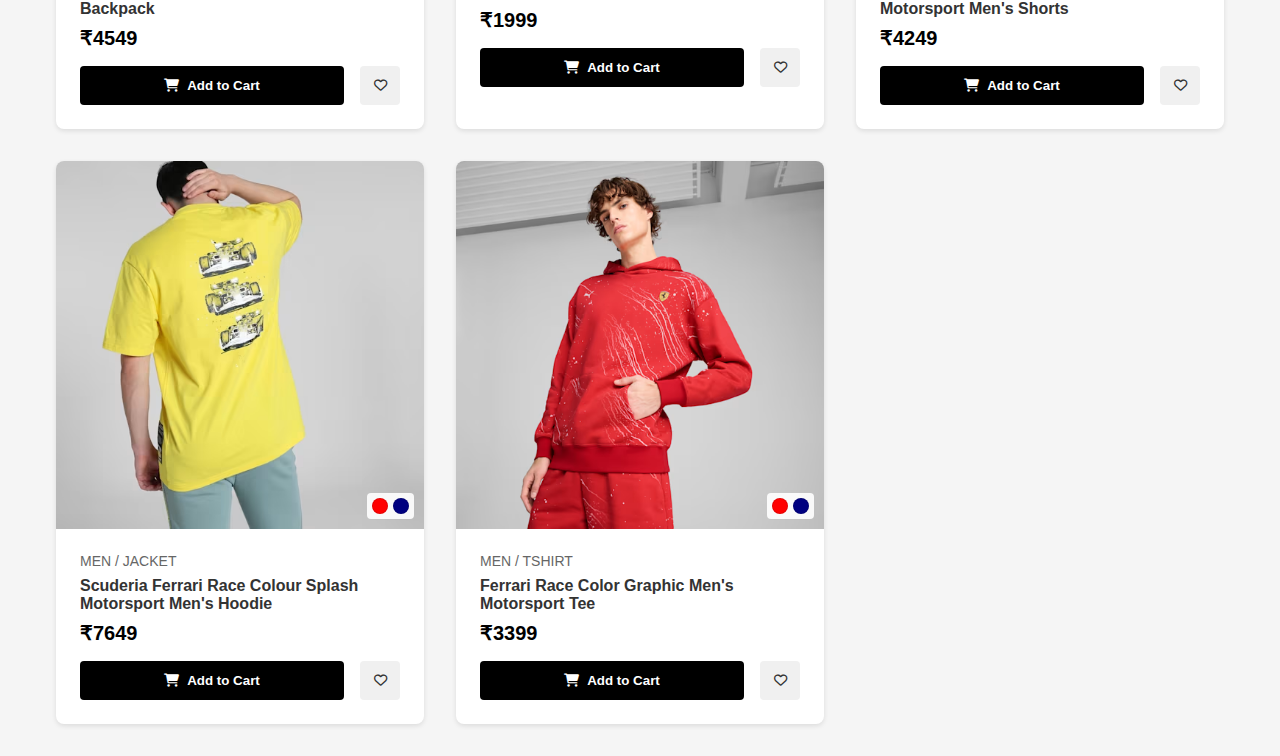
<file: puma_ferrari.html>
<!DOCTYPE html>
<html lang="en">

<head>
    <meta charset="UTF-8">
    <meta name="viewport" content="width=device-width, initial-scale=1.0">
    <title>PUMA x Ferrari Collection</title>
    <link rel="stylesheet" href="https://cdnjs.cloudflare.com/ajax/libs/font-awesome/6.0.0/css/all.min.css">
    <style>
        * {
            margin: 0;
            padding: 0;
            box-sizing: border-box;
            font-family: Arial, sans-serif;
        }

        body {
            background-color: #f5f5f5;
        }

        .header {
            background-color: #000;
            padding: 1rem;
            position: sticky;
            top: 0;
            z-index: 100;
        }

        .nav {
            max-width: 1200px;
            margin: 0 auto;
            display: flex;
            justify-content: space-between;
            align-items: center;
        }

        .logo img {
            height: 30px;
        }

        .nav-links {
            display: flex;
            gap: 2rem;
            color: white;
        }

        .nav-links i {
            cursor: pointer;
            transition: color 0.3s;
            position: relative;
        }

        .nav-links i:hover {
            color: #ccc;
        }

        .cart-badge {
            position: absolute;
            top: -8px;
            right: -8px;
            background-color: #ff0000;
            color: white;
            font-size: 12px;
            width: 18px;
            height: 18px;
            border-radius: 50%;
            display: flex;
            align-items: center;
            justify-content: center;
            font-style: normal;
        }

        .container {
            max-width: 1200px;
            margin: 0 auto;
            padding: 2rem 1rem;
        }

        .filters {
            display: flex;
            gap: 1rem;
            flex-wrap: wrap;
            align-items: flex-start;
            margin-bottom: 2rem;
            padding: 1rem;
            background: white;
            border-radius: 8px;
            box-shadow: 0 2px 5px rgba(0, 0, 0, 0.1);
        }

        .filter-group {
            position: relative;
        }

        .filter-dropdown {
            position: absolute;
            top: 100%;
            left: 0;
            background: white;
            border-radius: 4px;
            box-shadow: 0 2px 10px rgba(0, 0, 0, 0.1);
            padding: 1rem;
            min-width: 200px;
            display: none;
            z-index: 100;
        }

        .filter-dropdown.active {
            display: flex;
            flex-direction: column;
            gap: 0.5rem;
        }

        .filter-dropdown label {
            display: flex;
            align-items: center;
            gap: 0.5rem;
            cursor: pointer;
            padding: 0.5rem;
            transition: background-color 0.2s;
        }

        .filter-dropdown label:hover {
            background-color: #f5f5f5;
        }

        .clear-filters {
            margin-left: auto;
        }

        .no-results {
            text-align: center;
            padding: 2rem;
            grid-column: 1 / -1;
            color: #666;
        }

        .filter-btn {
            padding: 0.75rem 1.5rem;
            border: none;
            background: #f0f0f0;
            border-radius: 4px;
            cursor: pointer;
            font-weight: 600;
            display: flex;
            align-items: center;
            gap: 0.5rem;
        }

        .filter-btn:hover {
            background: #e0e0e0;
        }

        .product-grid {
            display: grid;
            grid-template-columns: repeat(auto-fill, minmax(280px, 1fr));
            gap: 2rem;
        }

        .product-card {
            background: white;
            border-radius: 8px;
            overflow: hidden;
            box-shadow: 0 2px 5px rgba(0, 0, 0, 0.1);
            transition: transform 0.3s ease;
        }



        .product-image {
            position: relative;
            padding-top: 100%;
            overflow: hidden;
        }

        .product-image img {
            position: absolute;
            top: 0;
            left: 0;
            width: 100%;
            height: 100%;
            object-fit: cover;
            transition: transform 0.3s ease;
        }



        .color-options {
            position: absolute;
            bottom: 10px;
            right: 10px;
            background: rgba(255, 255, 255, 0.9);
            padding: 5px;
            border-radius: 4px;
            display: flex;
            gap: 5px;
        }

        .color-dot {
            width: 16px;
            height: 16px;
            border-radius: 50%;
            border: 1px solid rgba(0, 0, 0, 0.1);
        }

        .product-info {
            padding: 1.5rem;
        }

        .product-category {
            font-size: 0.875rem;
            color: #666;
            text-transform: uppercase;
            margin-bottom: 0.5rem;
        }

        .product-title {
            font-size: 1rem;
            font-weight: 600;
            margin-bottom: 0.5rem;
            color: #333;
        }

        .product-price {
            font-size: 1.25rem;
            font-weight: bold;
            color: #000;
            margin-bottom: 1rem;
        }

        .product-actions {
            display: flex;
            gap: 1rem;
        }

        .btn {
            padding: 0.75rem 1.5rem;
            border: none;
            border-radius: 4px;
            cursor: pointer;
            font-weight: 600;
            transition: all 0.3s ease;
            text-decoration: none;
            display: inline-flex;
            align-items: center;
            justify-content: center;
            gap: 0.5rem;
        }

        .btn-primary {
            background-color: #000;
            color: white;
            flex: 1;
        }

        .btn-primary:hover {
            background-color: #333;
        }

        .btn-icon {
            width: 40px;
            padding: 0.75rem;
            background-color: #f0f0f0;
            color: #333;
        }

        .btn-icon:hover {
            background-color: #e0e0e0;
        }

        @media (max-width: 768px) {
            .product-grid {
                grid-template-columns: repeat(auto-fill, minmax(240px, 1fr));
                gap: 1rem;
            }

            .product-info {
                padding: 1rem;
            }

            .filter-dropdown {
                position: fixed;
                top: 50%;
                left: 50%;
                transform: translate(-50%, -50%);
                width: 90%;
                max-width: 300px;
                max-height: 80vh;
                overflow-y: auto;
            }
        }

        @media (max-width: 480px) {
            .product-grid {
                grid-template-columns: 1fr;
            }

            .btn {
                padding: 0.5rem 1rem;
            }
        }
    </style>
</head>

<body>
    <header class="header">
        <nav class="nav">
            <div class="logo">
                <img src="images/logo.png" alt="PUMA Logo">
            </div>
            <div class="nav-links">
                <i class="fas fa-search"></i>
                <i class="far fa-heart"></i>
                <i class="fas fa-shopping-cart" onclick="window.location.href='cart.html'">
                    <span class="cart-badge" id="cart-badge">0</span>
                </i>
                <i class="far fa-user"></i>
            </div>
        </nav>
    </header>

    <main class="container">
        <div class="filters">
            <div class="filter-group">
                <button class="filter-btn" onclick="toggleFilter('category')">
                    <span>CATEGORY</span>
                    <i class="fas fa-chevron-down"></i>
                </button>
                <div class="filter-dropdown" id="category-filter">
                    <label><input type="checkbox" value="Men" onchange="applyFilters()"> Men</label>
                    <label><input type="checkbox" value="unisex" onchange="applyFilters()"> Unisex</label>
                </div>
            </div>

            <div class="filter-group">
                <button class="filter-btn" onclick="toggleFilter('type')">
                    <span>PRODUCT TYPE</span>
                    <i class="fas fa-chevron-down"></i>
                </button>
                <div class="filter-dropdown" id="type-filter">
                    <label><input type="checkbox" value="tshirt" onchange="applyFilters()"> T-Shirts & Polos</label>
                    <label><input type="checkbox" value="jacket" onchange="applyFilters()"> Jackets</label>
                    <label><input type="checkbox" value="pants" onchange="applyFilters()"> Pants & Shorts</label>
                    <label><input type="checkbox" value="cap" onchange="applyFilters()"> Caps</label>
                    <label><input type="checkbox" value="backpack" onchange="applyFilters()"> Bags</label>
                </div>
            </div>

            <div class="filter-group">
                <button class="filter-btn" onclick="toggleFilter('price')">
                    <span>PRICE RANGE</span>
                    <i class="fas fa-chevron-down"></i>
                </button>
                <div class="filter-dropdown" id="price-filter">
                    <label><input type="checkbox" value="0-5000" onchange="applyFilters()"> Under ₹5,000</label>
                    <label><input type="checkbox" value="5000-10000" onchange="applyFilters()"> ₹5,000 - ₹10,000</label>
                    <label><input type="checkbox" value="10000-15000" onchange="applyFilters()"> ₹10,000 -
                        ₹15,000</label>
                    <label><input type="checkbox" value="15000+" onchange="applyFilters()"> Above ₹15,000</label>
                </div>
            </div>

            <div class="filter-group">
                <button class="filter-btn" onclick="toggleFilter('collection')">
                    <span>COLLECTION</span>
                    <i class="fas fa-chevron-down"></i>
                </button>
                <div class="filter-dropdown" id="collection-filter">
                    <label><input type="checkbox" value="Race" onchange="applyFilters()"> Race Collection</label>
                    <label><input type="checkbox" value="Miami" onchange="applyFilters()"> Miami Collection</label>
                    <label><input type="checkbox" value="Motorsport" onchange="applyFilters()"> Motorsport</label>
                </div>
            </div>

            <div class="filter-group">
                <button class="filter-btn" onclick="toggleFilter('sort')">
                    <span>SORT BY</span>
                    <i class="fas fa-chevron-down"></i>
                </button>
                <div class="filter-dropdown" id="sort-filter">
                    <label><input type="radio" name="sort" value="price-low-high" onchange="applyFilters()"> Price: Low
                        to High</label>
                    <label><input type="radio" name="sort" value="price-high-low" onchange="applyFilters()"> Price: High
                        to Low</label>
                    <label><input type="radio" name="sort" value="name-a-z" onchange="applyFilters()"> Name: A to
                        Z</label>
                    <label><input type="radio" name="sort" value="name-z-a" onchange="applyFilters()"> Name: Z to
                        A</label>
                </div>
            </div>

            <button class="filter-btn clear-filters" onclick="clearFilters()">
                <i class="fas fa-times"></i>
                CLEAR ALL
            </button>
        </div>

        <div class="product-grid" id="product-grid">

        </div>
    </main>

    <script>
        const products = [
            {
                id: 71,
                name: "Scuderia Ferrari 2025 Team Men's Motorsport Tee",
                price: 5999,
                type: "tshirt",
                category: "Men",
                image: "puma_ferrari_images/img1.avif",
                colors: ["red", "navy"]
            },
            {
                id: 72,
                name: "Scuderia Ferrari Drivers T7 Men's Oversized Motorsport Jacket",
                price: 8999,
                type: "jacket",
                category: "Men",
                image: "puma_ferrari_images/img2.avif",
                colors: ["green", "navy"]
            },
            {
                id: 73,
                name: "Scuderia Ferrari Drivers Men's Motorsport Tee",
                price: 6999,
                type: "tshirt",
                category: "Men",
                image: "puma_ferrari_images/img3.avif",
                colors: ["green", "navy"]
            },
            {
                id: 74,
                name: "Scuderia Ferrari Drivers Men's Motorsport Tee",
                price: 6999,
                type: "tshirt",
                category: "Men",
                image: "puma_ferrari_images/img4.avif",
                colors: ["red", "navy"]
            },
            {
                id: 75,
                name: "Scuderia Ferrari Drivers T7 Men's Oversized Motorsport Pants",
                price: 7999,
                type: "pants",
                category: "Men",
                image: "puma_ferrari_images/img5.avif",
                colors: ["red", "navy"]
            },
            {
                id: 76,
                name: "Scuderia Ferrari 2025 Team Men's Motorsport Shirt",
                price: 8999,
                type: "tshirt",
                category: "Men",
                image: "puma_ferrari_images/img6.avif",
                colors: ["black", "red"]
            },
            {
                id: 77,
                name: "Scuderia Ferrari Team Men's Motorsport Racing Jacket",
                price: 17999,
                type: "jacket",
                category: "Men",
                image: "puma_ferrari_images/img7.avif",
                colors: ["black", "red"]
            },
            {
                id: 78,
                name: "Scuderia Ferrari Team Men's Softshell Motorsport Jacket",
                price: 17999,
                type: "jacket",
                category: "Men",
                image: "puma_ferrari_images/img8.avif",
                colors: ["red", "navy"]
            },
            {
                id: 79,
                name: "Scuderia Ferrari Team Men's Motorsport Reversible Jacket",
                price: 17999,
                type: "jacket",
                category: "Men",
                image: "puma_ferrari_images/img9.avif",
                colors: ["black", "red"]
            },
            {
                id: 80,
                name: "Scuderia Ferrari 2025 Team Men's Motorsport Tee",
                price: 6499,
                type: "tshirt",
                category: "Men",
                image: "puma_ferrari_images/img10.avif",
                colors: ["red", "navy"]
            },
            {
                id: 81,
                name: "Scuderia Ferrari Hamilton Motorsport Baseball Cap",
                price: 2799,
                type: "cap",
                category: "unisex",
                image: "puma_ferrari_images/img11.avif",
                colors: ["black", "red"]
            },
            {
                id: 82,
                name: "Scuderia Ferrari Miami T7 Men's Motorsport 7",
                price: 6499,
                type: "pants",
                category: "Men",
                image: "puma_ferrari_images/img27.avif",
                colors: ["black", "red"]
            },
            {
                id: 83,
                name: "Scuderia Ferrari Miami Men's Motorsport Relaxed Fit Graphic Tee",
                price: 3999,
                type: "tshirt",
                category: "Men",
                image: "puma_ferrari_images/img13.avif",
                colors: ["red", "navy"]
            },
            {
                id: 84,
                name: "Scuderia Ferrari Miami Men's Motorsport Relaxed Fit Graphic Tee",
                price: 3999,
                type: "tshirt",
                category: "Men",
                image: "puma_ferrari_images/img14.avif",
                colors: ["red", "navy"]
            },
            {
                id: 85,
                name: "Scuderia Ferrari Miami T7 Men's Motorsport Jacket",
                price: 9999,
                type: "jacket",
                category: "Men",
                image: "puma_ferrari_images/img15.avif",
                colors: ["red", "navy"]
            },
            {
                id: 86,
                name: "Scuderia Ferrari Miami Men's Graphic Relaxed Fit Tee",
                price: 3499,
                type: "tshirt",
                category: "Men",
                image: "puma_ferrari_images/img16.avif",
                colors: ["red", "navy"]
            },
            {
                id: 87,
                name: "Ferrari Miami Men's Graphic Relaxed Fit Tee",
                price: 3499,
                type: "pants",
                category: "Men",
                image: "puma_ferrari_images/img17.avif",
                colors: ["red", "navy"]
            },
            {
                id: 88,
                name: "Scuderia Ferrari Miami T7 Men's Motorsports",
                price: 6499,
                type: "pants",
                category: "Men",
                image: "puma_ferrari_images/img18.avif",
                colors: ["red", "navy"]
            },
            {
                id: 89,
                name: "Scuderia Ferrari Miami T7 Men's Motorsport Jacket",
                price: 9999,
                type: "jacket",
                category: "Men",
                image: "puma_ferrari_images/img19.avif",
                colors: ["red", "navy"]
            },
            {
                id: 90,
                name: "Scuderia Ferrari Race SDS 2.0 Premium Men's Motorsport Pants",
                price: 4499,
                type: "tshirt",
                category: "Men",
                image: "puma_ferrari_images/img20.avif",
                colors: ["red", "navy"]
            },
            {
                id: 91,
                name: "PUMA x RCB Men's Training Shorts",
                price: 1999,
                type: "pants",
                category: "Men",
                image: "puma_ferrari_images/img21.avif",
                colors: ["red", "navy"]
            },
            {
                id: 92,
                name: "Scuderia Ferrari Race Pro Motorsport Backpack",
                price: 4549,
                type: "backpack",
                category: "Men",
                image: "puma_ferrari_images/img22.avif",
                colors: ["red", "navy"]
            },
            {
                id: 93,
                name: "Ferrari Race Motorsport Trucker Cap",
                price: 1999,
                type: "cap",
                category: "Men",
                image: "puma_ferrari_images/img23.avif",
                colors: ["red", "navy"]
            },
            {
                id: 94,
                name: "Scuderia Ferrari Race Colour Splash Motorsport Men's Shorts",
                price: 4249,
                type: "pants",
                category: "Men",
                image: "puma_ferrari_images/img24.avif",
                colors: ["red", "navy"]
            },
            {
                id: 95,
                name: "Scuderia Ferrari Race Colour Splash Motorsport Men's Hoodie",
                price: 7649,
                type: "jacket",
                category: "Men",
                image: "puma_ferrari_images/img26.avif",
                colors: ["red", "navy"]
            },
            {
                id: 96,
                name: "Ferrari Race Color Graphic Men's Motorsport Tee",
                price: 3399,
                type: "tshirt",
                category: "Men",
                image: "puma_ferrari_images/img25.avif",
                colors: ["red", "navy"]
            }
        ];

        function renderProducts() {
            renderFilteredProducts(products);
        }

        function addToCart(productId) {
            // Get existing cart items from localStorage
            let cartItems = JSON.parse(localStorage.getItem('cart')) || [];

            // Find the product in our products array
            const product = products.find(p => p.id === productId);

            if (product) {
                // Check if item already exists in cart
                const existingItem = cartItems.find(item => item.id === productId);

                if (existingItem) {
                    // If item exists, increment quantity
                    existingItem.quantity += 1;
                } else {
                    // If item doesn't exist, add it with quantity 1
                    cartItems.push({
                        ...product,
                        quantity: 1
                    });
                }

                // Save updated cart back to localStorage
                localStorage.setItem('cart', JSON.stringify(cartItems));

                // Update cart badge
                updateCartBadge();

                // Show success message
                alert('Product added to cart successfully!');
            }
        }

        function updateCartBadge() {
            const badge = document.getElementById('cart-badge');
            const cartItems = JSON.parse(localStorage.getItem('cart')) || [];
            const totalItems = cartItems.reduce((sum, item) => sum + item.quantity, 0);
            badge.textContent = totalItems;
            badge.style.display = totalItems > 0 ? 'flex' : 'none';

            // Update badge on main page if it exists
            try {
                window.opener && window.opener.document &&
                    window.opener.document.getElementById('cart-badge') &&
                    (window.opener.document.getElementById('cart-badge').textContent = totalItems) &&
                    (window.opener.document.getElementById('cart-badge').style.display = totalItems > 0 ? 'flex' : 'none');
            } catch (e) {
                console.log('Main window not accessible');
            }
        }

        function addToWishlist(productId) {
            // Get existing wishlist items from localStorage
            let wishlistItems = JSON.parse(localStorage.getItem('wishlist')) || [];

            // Find the product in our products array
            const product = products.find(p => p.id === productId);

            if (product) {
                // Check if item already exists in wishlist
                const existingItem = wishlistItems.find(item => item.id === productId);

                if (!existingItem) {
                    // If item doesn't exist, add it
                    wishlistItems.push(product);

                    // Save updated wishlist back to localStorage
                    localStorage.setItem('wishlist', JSON.stringify(wishlistItems));

                    // Show success message
                    alert('Product added to wishlist successfully!');
                } else {
                    alert('This item is already in your wishlist!');
                }
            }
        }

        // Initialize the cart badge
        updateCartBadge();

        // Initialize the product listing
        renderProducts();

        function toggleFilter(filterId) {
            const dropdown = document.getElementById(`${filterId}-filter`);
            const allDropdowns = document.querySelectorAll('.filter-dropdown');

            allDropdowns.forEach(d => {
                if (d.id !== `${filterId}-filter`) {
                    d.classList.remove('active');
                }
            });

            dropdown.classList.toggle('active');
        }

        function applyFilters() {
            const selectedCategories = Array.from(document.querySelectorAll('#category-filter input:checked')).map(cb => cb.value);
            const selectedTypes = Array.from(document.querySelectorAll('#type-filter input:checked')).map(cb => cb.value);
            const selectedPriceRanges = Array.from(document.querySelectorAll('#price-filter input:checked')).map(cb => cb.value);
            const selectedCollections = Array.from(document.querySelectorAll('#collection-filter input:checked')).map(cb => cb.value);
            const sortValue = document.querySelector('#sort-filter input:checked')?.value;

            let filteredProducts = products.filter(product => {
                const categoryMatch = selectedCategories.length === 0 || selectedCategories.includes(product.category);
                const typeMatch = selectedTypes.length === 0 || selectedTypes.includes(product.type);
                const collectionMatch = selectedCollections.length === 0 ||
                    selectedCollections.some(collection => product.name.includes(collection));
                const priceMatch = selectedPriceRanges.length === 0 || selectedPriceRanges.some(range => {
                    const [min, max] = range.split('-').map(Number);
                    if (range === '15000+') return product.price >= 15000;
                    return product.price >= min && product.price < max;
                });

                return categoryMatch && typeMatch && collectionMatch && priceMatch;
            });

            // Apply sorting
            if (sortValue) {
                filteredProducts.sort((a, b) => {
                    switch (sortValue) {
                        case 'price-low-high':
                            return a.price - b.price;
                        case 'price-high-low':
                            return b.price - a.price;
                        case 'name-a-z':
                            return a.name.localeCompare(b.name);
                        case 'name-z-a':
                            return b.name.localeCompare(a.name);
                        default:
                            return 0;
                    }
                });
            }

            renderFilteredProducts(filteredProducts);
            updateFilterCounts(filteredProducts);
        }

        function renderFilteredProducts(filteredProducts) {
            const grid = document.getElementById('product-grid');

            if (filteredProducts.length === 0) {
                grid.innerHTML = '<div class="no-results">No products match your selected filters</div>';
                return;
            }

            grid.innerHTML = filteredProducts.map(product => `
                <div class="product-card">
                    <div class="product-image">
                        <img src="${product.image}" alt="${product.name}">
                        <div class="color-options">
                            ${product.colors.map(color => `
                                <div class="color-dot" style="background-color: ${color}"></div>
                            `).join('')}
                        </div>
                    </div>
                    <div class="product-info">
                        <div class="product-category">${product.category} / ${product.type}</div>
                        <h3 class="product-title">${product.name}</h3>
                        <div class="product-price">₹${product.price}</div>
                        <div class="product-actions">
                            <button class="btn btn-primary" onclick="addToCart(${product.id})">
                                <i class="fas fa-shopping-cart"></i>
                                Add to Cart
                            </button>
                            <button class="btn btn-icon" onclick="addToWishlist(${product.id})">
                                <i class="far fa-heart"></i>
                            </button>
                        </div>
                    </div>
                </div>
            `).join('');
        }

        function updateFilterCounts(filteredProducts) {
            // Add count next to each filter option
            const categories = {}, types = {}, collections = {};

            // Initialize counters
            products.forEach(product => {
                categories[product.category] = 0;
                types[product.type] = 0;
                if (product.name.includes('Race')) collections['Race'] = 0;
                if (product.name.includes('Miami')) collections['Miami'] = 0;
                if (product.name.includes('Motorsport')) collections['Motorsport'] = 0;
            });

            // Count items in filtered products
            filteredProducts.forEach(product => {
                categories[product.category]++;
                types[product.type]++;
                if (product.name.includes('Race')) collections['Race']++;
                if (product.name.includes('Miami')) collections['Miami']++;
                if (product.name.includes('Motorsport')) collections['Motorsport']++;
            });

            // Update category counts
            document.querySelectorAll('#category-filter label').forEach(label => {
                const value = label.querySelector('input').value;
                const count = categories[value] || 0;
                label.innerHTML = `<input type="checkbox" value="${value}" onchange="applyFilters()"> ${value} (${count})`;
            });

            // Update type counts
            document.querySelectorAll('#type-filter label').forEach(label => {
                const value = label.querySelector('input').value;
                const count = types[value] || 0;
                const displayName = getDisplayName(value);
                label.innerHTML = `<input type="checkbox" value="${value}" onchange="applyFilters()"> ${displayName} (${count})`;
            });

            // Update collection counts
            document.querySelectorAll('#collection-filter label').forEach(label => {
                const value = label.querySelector('input').value;
                const count = collections[value] || 0;
                const displayName = `${value} Collection`;
                label.innerHTML = `<input type="checkbox" value="${value}" onchange="applyFilters()"> ${displayName} (${count})`;
            });
        }

        function getDisplayName(value) {
            const displayNames = {
                'tshirt': 'T-Shirts & Polos',
                'jacket': 'Jackets',
                'pants': 'Pants & Shorts',
                'cap': 'Caps',
                'backpack': 'Bags'
            };
            return displayNames[value] || value;
        }

        function clearFilters() {
            document.querySelectorAll('.filter-dropdown input').forEach(input => {
                input.checked = false;
            });

            document.querySelectorAll('.filter-dropdown').forEach(d => {
                d.classList.remove('active');
            });

            renderProducts();
            updateFilterCounts(products);
        }

        // Close dropdowns when clicking outside
        document.addEventListener('click', function (event) {
            if (!event.target.closest('.filter-group')) {
                document.querySelectorAll('.filter-dropdown').forEach(d => {
                    d.classList.remove('active');
                });
            }
        });

        // Initialize with all products and counts
        updateFilterCounts(products);
    </script>
</body>

</html>
</file>
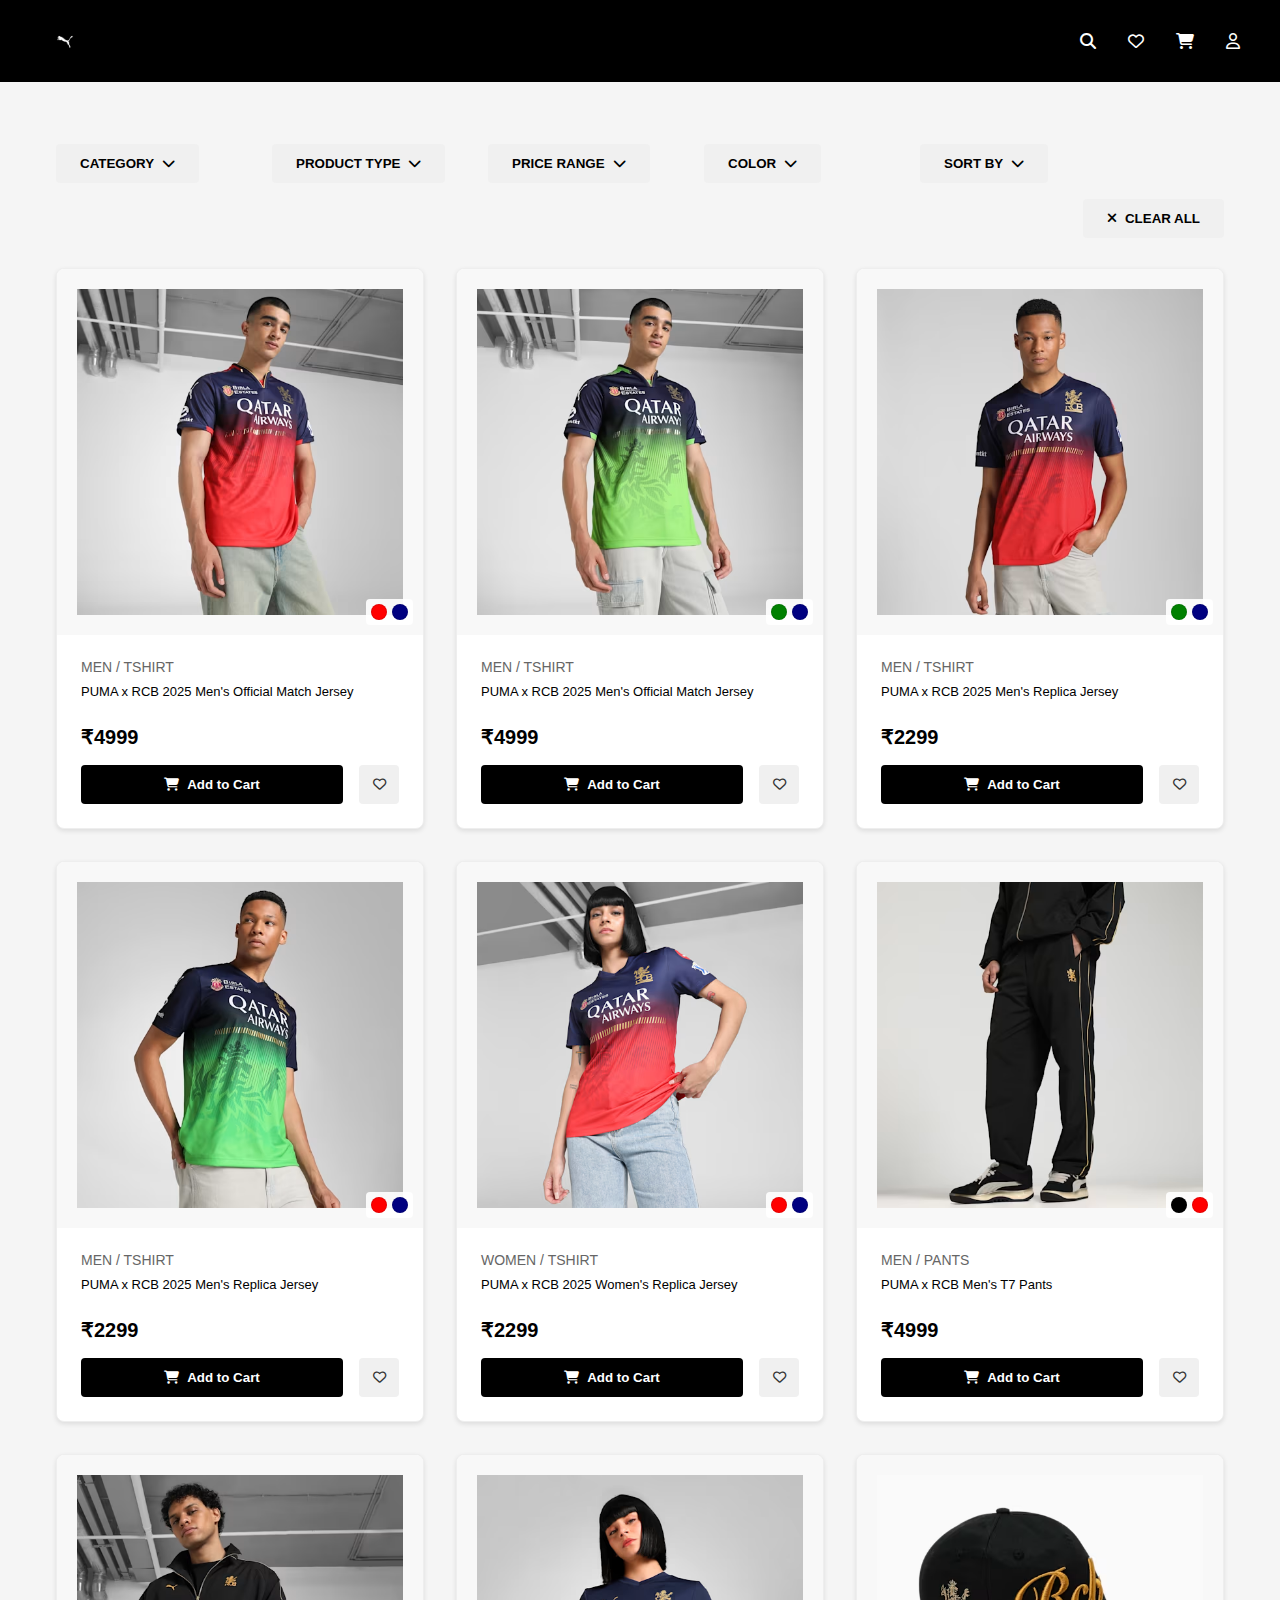
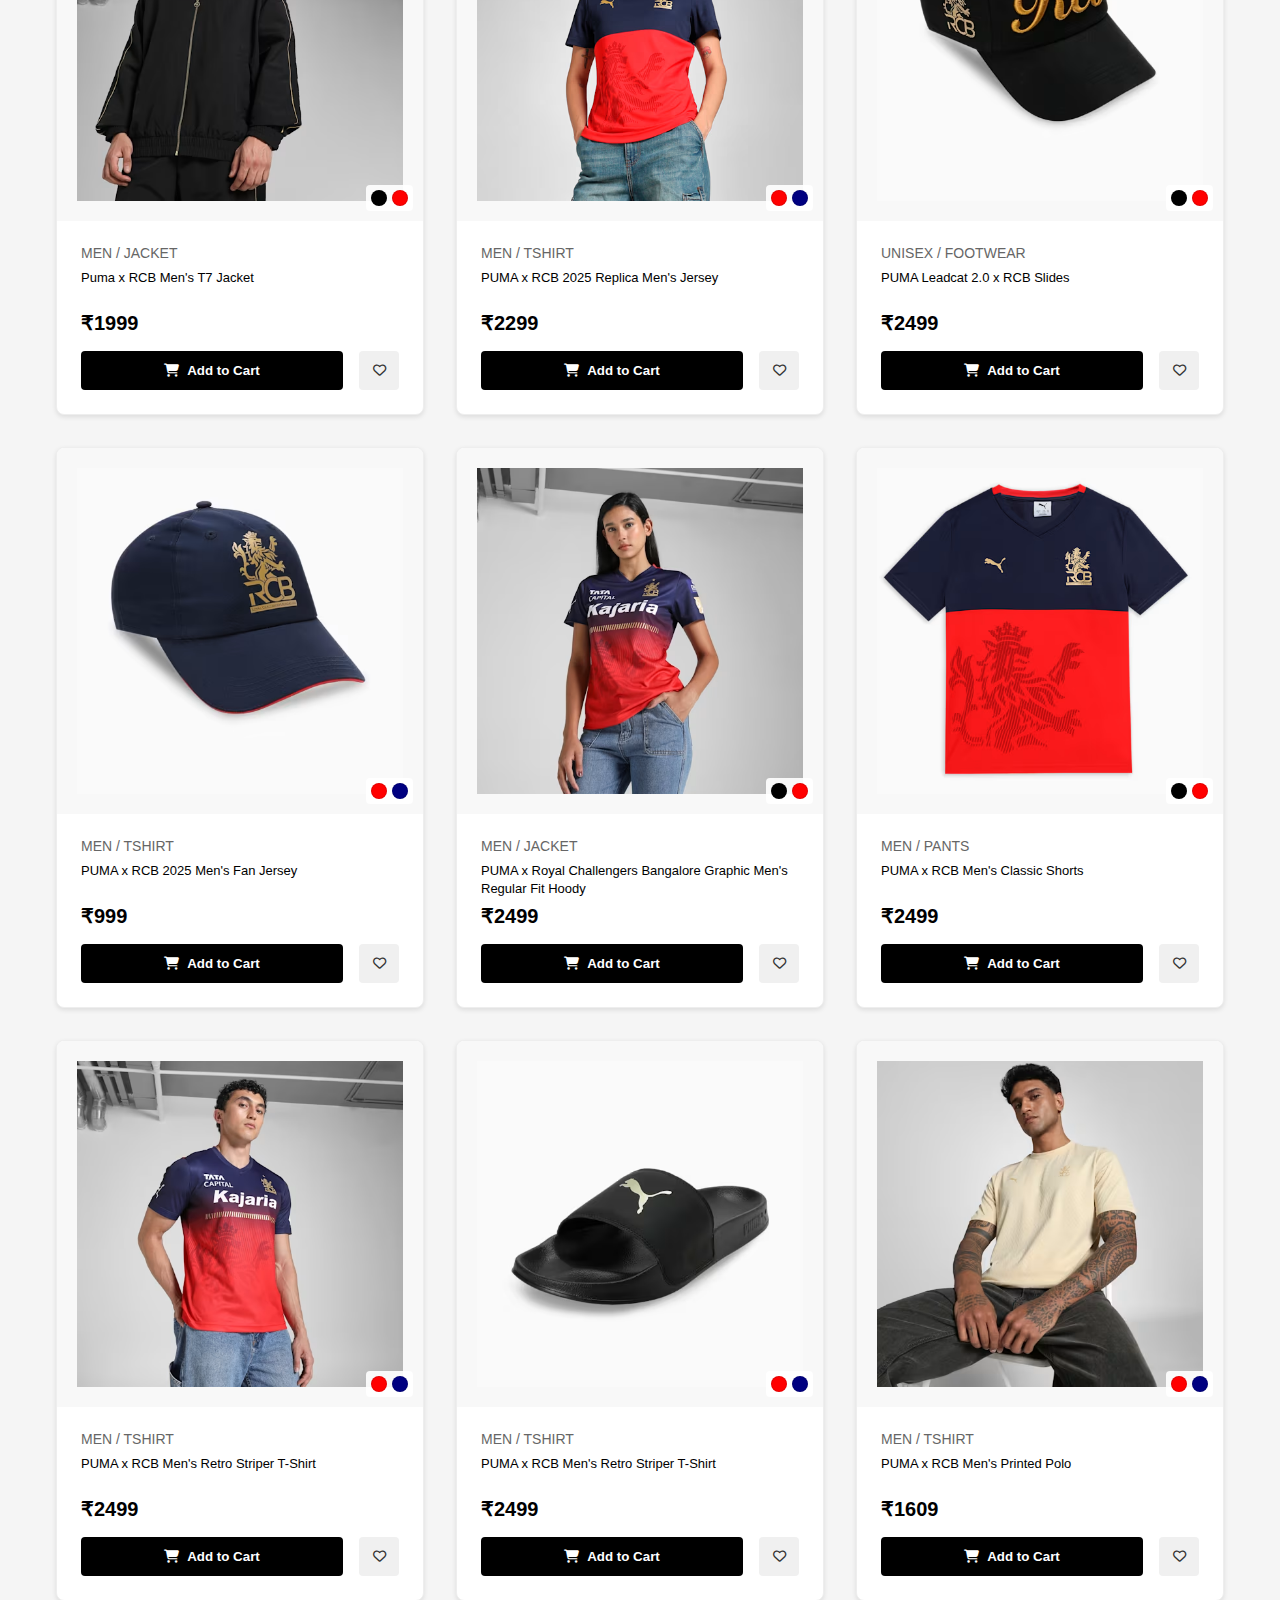
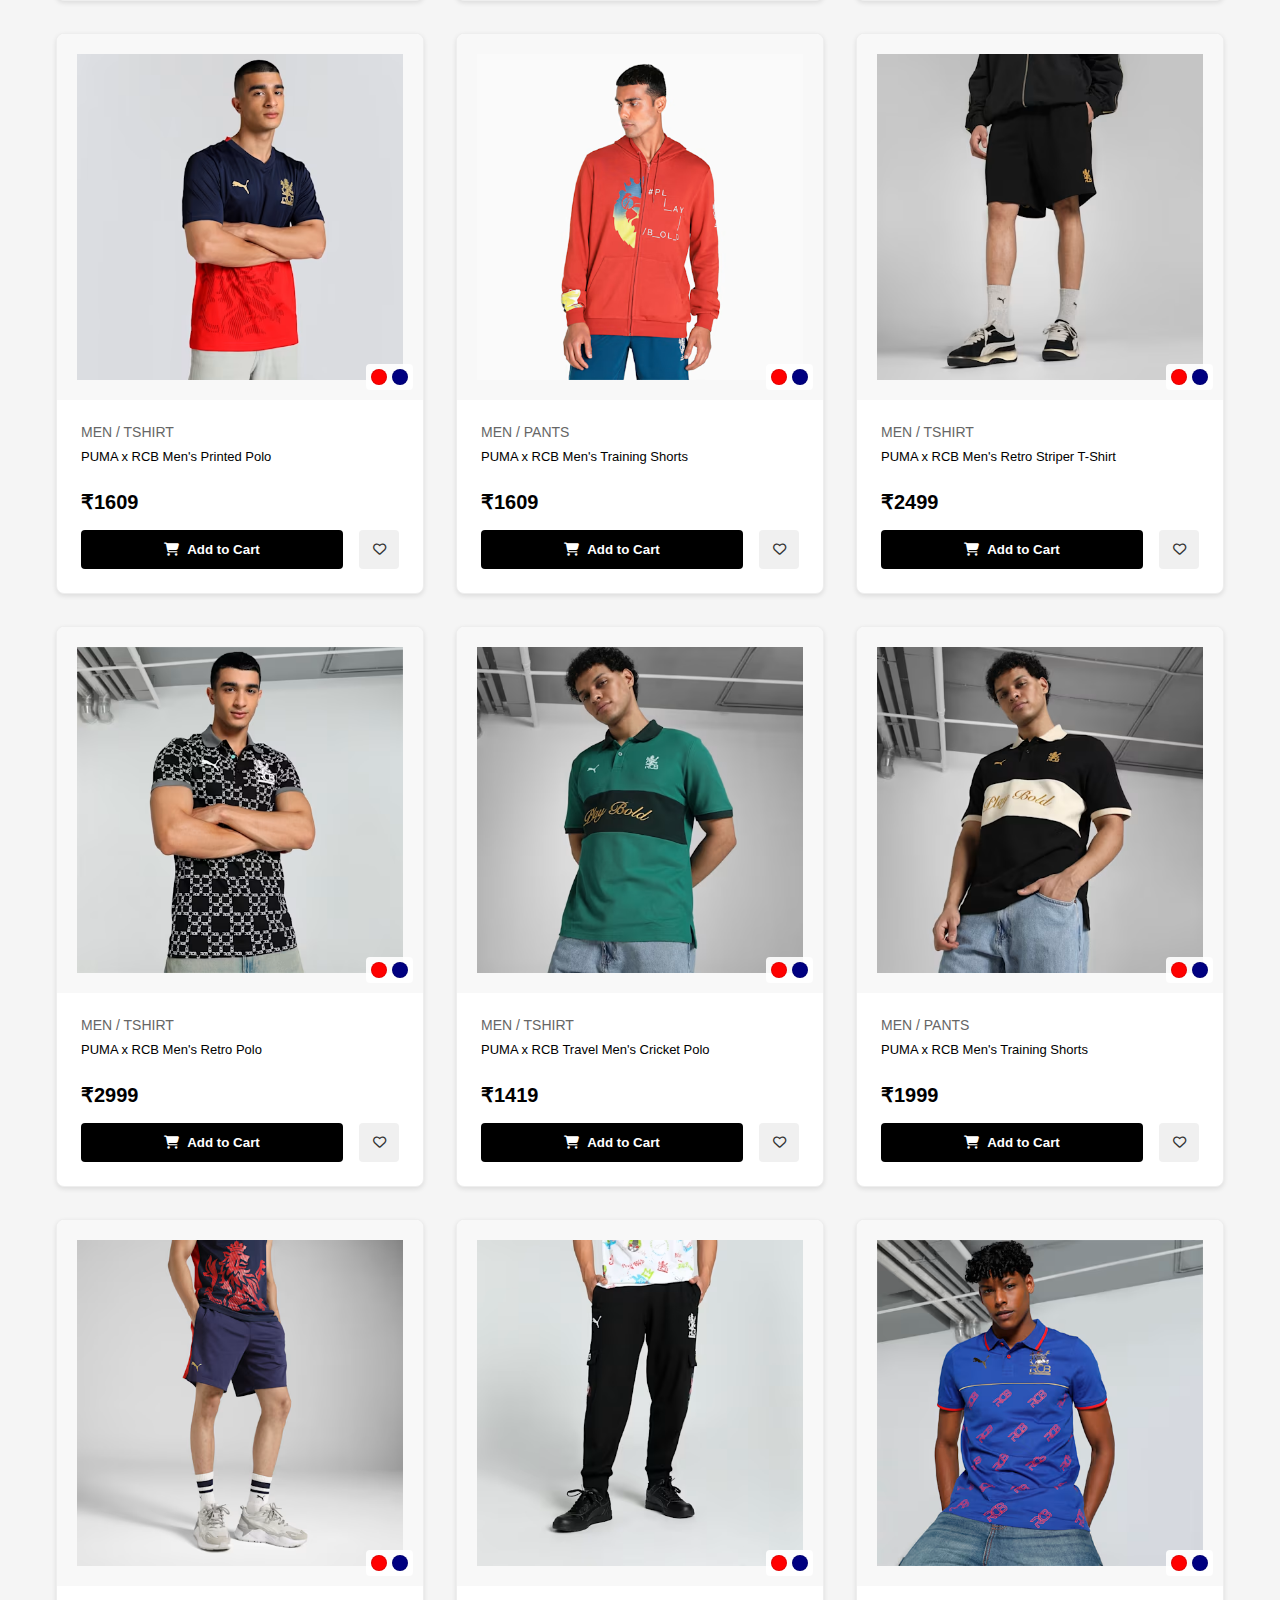
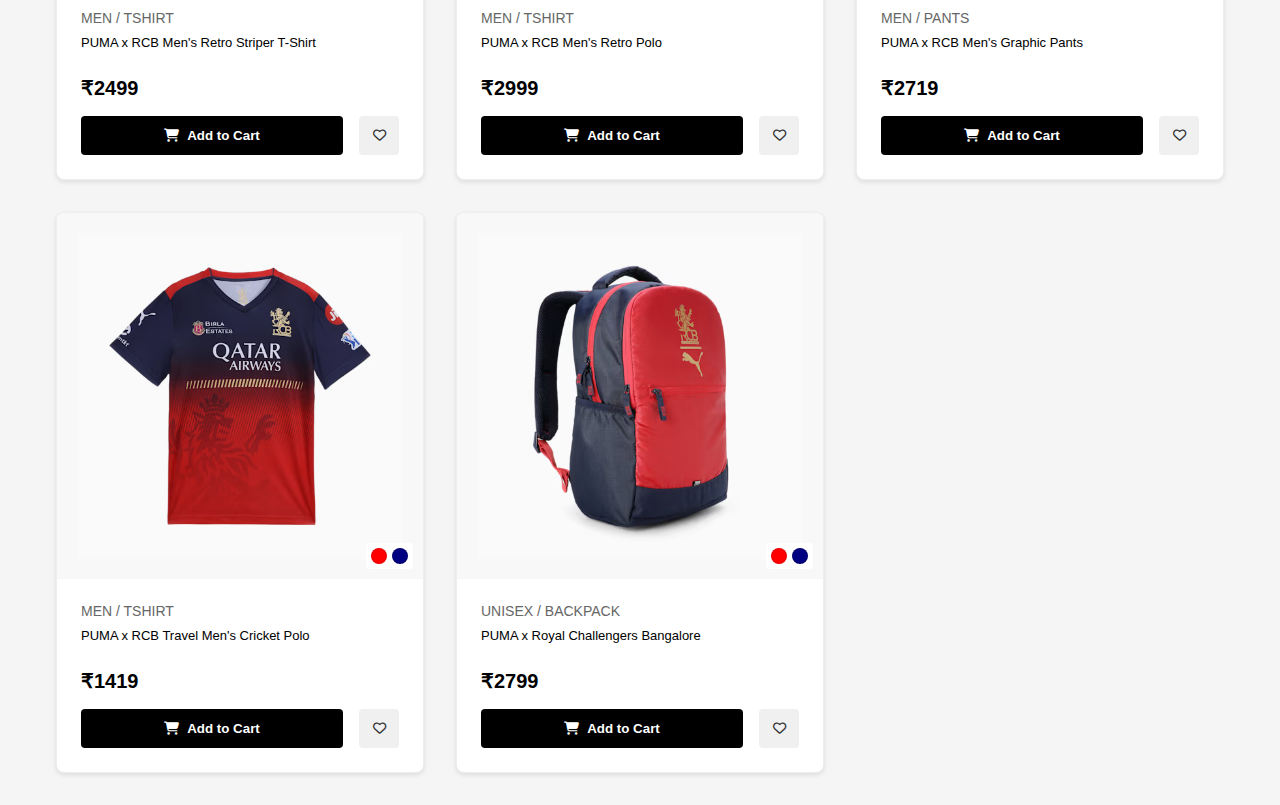
<file: puma_rcb.html>
<!DOCTYPE html>
<html lang="en">

<head>
    <meta charset="UTF-8">
    <meta name="viewport" content="width=device-width, initial-scale=1.0">
    <title>RCB Collection - PUMA</title>
    <link rel="stylesheet" href="style.css">
    <link rel="stylesheet" href="https://cdnjs.cloudflare.com/ajax/libs/font-awesome/6.5.1/css/all.min.css">
    <style>
        * {
            margin: 0;
            padding: 0;
            box-sizing: border-box;
            font-family: Arial, sans-serif;
        }

        body {
            background-color: #f5f5f5;
        }

        .header {
            background-color: #000;
            padding: 1rem;
            position: sticky;
            top: 0;
            z-index: 100;
        }

        .nav {
            max-width: 1200px;
            margin: 0 auto;
            display: flex;
            justify-content: space-between;
            align-items: center;
        }

        .logo img {
            height: 30px;
        }

        .nav-links {
            display: flex;
            gap: 2rem;
            color: white;
        }

        .nav-links i {
            cursor: pointer;
            transition: color 0.3s;
            position: relative;
        }

        .nav-links i:hover {
            color: #ccc;
        }

        .cart-badge {
            position: absolute;
            top: -8px;
            right: -8px;
            background-color: #ff0000;
            color: white;
            font-size: 12px;
            width: 18px;
            height: 18px;
            border-radius: 50%;
            display: flex;
            align-items: center;
            justify-content: center;
            font-style: normal;
        }

        .container {
            max-width: 1200px;
            margin: 0 auto;
            padding: 2rem 1rem;
        }

        .filters {
            display: flex;
            gap: 1rem;
            flex-wrap: wrap;
            align-items: flex-start;
        }

        .filter-group {
            position: relative;
        }

        .filter-dropdown {
            position: absolute;
            top: 100%;
            left: 0;
            background: white;
            border-radius: 4px;
            box-shadow: 0 2px 10px rgba(0, 0, 0, 0.1);
            padding: 1rem;
            min-width: 200px;
            display: none;
            z-index: 100;
        }

        .filter-dropdown.active {
            display: flex;
            flex-direction: column;
            gap: 0.5rem;
        }

        .filter-dropdown label {
            display: flex;
            align-items: center;
            gap: 0.5rem;
            cursor: pointer;
        }

        .clear-filters {
            margin-left: auto;
        }

        .no-results {
            text-align: center;
            padding: 2rem;
            grid-column: 1 / -1;
            color: #666;
        }

        .filter-btn {
            padding: 0.75rem 1.5rem;
            border: none;
            background: #f0f0f0;
            border-radius: 4px;
            cursor: pointer;
            font-weight: 600;
            display: flex;
            align-items: center;
            gap: 0.5rem;
        }

        .filter-btn:hover {
            background: #e0e0e0;
        }

        .product-grid {
            display: grid;
            grid-template-columns: repeat(auto-fill, minmax(280px, 1fr));
            gap: 2rem;
        }

        .product-card {
            background: white;
            border-radius: 8px;
            overflow: hidden;
            box-shadow: 0 2px 5px rgba(0, 0, 0, 0.1);
            transition: transform 0.3s ease;
        }

        .product-image {
            position: relative;
            padding-top: 100%;
            overflow: hidden;
        }

        .product-image img {
            position: absolute;
            top: 0;
            left: 0;
            width: 100%;
            height: 100%;
            object-fit: cover;
            transition: transform 0.3s ease;
        }

        .color-options {
            position: absolute;
            bottom: 10px;
            right: 10px;
            background: rgba(255, 255, 255, 0.9);
            padding: 5px;
            border-radius: 4px;
            display: flex;
            gap: 5px;
        }

        .color-dot {
            width: 16px;
            height: 16px;
            border-radius: 50%;
            border: 1px solid rgba(0, 0, 0, 0.1);
        }

        .product-info {
            padding: 1.5rem;
        }

        .product-category {
            font-size: 0.875rem;
            color: #666;
            text-transform: uppercase;
            margin-bottom: 0.5rem;
        }

        .product-title {
            font-size: 1rem;
            font-weight: 600;
            margin-bottom: 0.5rem;
            color: #333;
        }

        .product-price {
            font-size: 1.25rem;
            font-weight: bold;
            color: #000;
            margin-bottom: 1rem;
        }

        .product-actions {
            display: flex;
            gap: 1rem;
        }

        .btn {
            padding: 0.75rem 1.5rem;
            border: none;
            border-radius: 4px;
            cursor: pointer;
            font-weight: 600;
            transition: all 0.3s ease;
            text-decoration: none;
            display: inline-flex;
            align-items: center;
            justify-content: center;
            gap: 0.5rem;
        }

        .btn-primary {
            background-color: #000;
            color: white;
            flex: 1;
        }

        .btn-primary:hover {
            background-color: #333;
        }

        .btn-icon {
            width: 40px;
            padding: 0.75rem;
            background-color: #f0f0f0;
            color: #333;
        }

        .btn-icon:hover {
            background-color: #e0e0e0;
        }

        @media (max-width: 768px) {
            .product-grid {
                grid-template-columns: repeat(auto-fill, minmax(240px, 1fr));
                gap: 1rem;
            }

            .product-info {
                padding: 1rem;
            }

            .filter-dropdown {
                position: fixed;
                top: 50%;
                left: 50%;
                transform: translate(-50%, -50%);
                width: 90%;
                max-width: 300px;
                max-height: 80vh;
                overflow-y: auto;
            }
        }

        @media (max-width: 480px) {
            .product-grid {
                grid-template-columns: 1fr;
            }

            .btn {
                padding: 0.5rem 1rem;
            }
        }
    </style>
</head>

<body>
    <header class="header">
        <nav class="nav">
            <div class="logo">
                <img src="images/logo.png" alt="PUMA Logo">
            </div>
            <div class="nav-links">
                <i class="fas fa-search"></i>
                <i class="far fa-heart"></i>
                <i class="fas fa-shopping-cart" onclick="window.location.href='cart.html'">
                    <span class="cart-badge" id="cart-badge">0</span>
                </i>
                <i class="far fa-user"></i>
            </div>
        </nav>
    </header>

    <main class="container">
        <div class="filters">
            <div class="filter-group">
                <button class="filter-btn" onclick="toggleFilter('category')">
                    <span>CATEGORY</span>
                    <i class="fas fa-chevron-down"></i>
                </button>
                <div class="filter-dropdown" id="category-filter">
                    <label><input type="checkbox" value="Men" onchange="applyFilters()"> Men</label>
                    <label><input type="checkbox" value="Women" onchange="applyFilters()"> Women</label>
                    <label><input type="checkbox" value="Unisex" onchange="applyFilters()"> Unisex</label>
                </div>
            </div>

            <div class="filter-group">
                <button class="filter-btn" onclick="toggleFilter('type')">
                    <span>PRODUCT TYPE</span>
                    <i class="fas fa-chevron-down"></i>
                </button>
                <div class="filter-dropdown" id="type-filter">
                    <label><input type="checkbox" value="tshirt" onchange="applyFilters()"> T-Shirts & Jerseys</label>
                    <label><input type="checkbox" value="pants" onchange="applyFilters()"> Pants & Shorts</label>
                    <label><input type="checkbox" value="jacket" onchange="applyFilters()"> Jackets</label>
                    <label><input type="checkbox" value="footwear" onchange="applyFilters()"> Footwear</label>
                    <label><input type="checkbox" value="backpack" onchange="applyFilters()"> Bags</label>
                </div>
            </div>

            <div class="filter-group">
                <button class="filter-btn" onclick="toggleFilter('price')">
                    <span>PRICE RANGE</span>
                    <i class="fas fa-chevron-down"></i>
                </button>
                <div class="filter-dropdown" id="price-filter">
                    <label><input type="checkbox" value="0-1000" onchange="applyFilters()"> Under ₹1,000</label>
                    <label><input type="checkbox" value="1000-2000" onchange="applyFilters()"> ₹1,000 - ₹2,000</label>
                    <label><input type="checkbox" value="2000-3000" onchange="applyFilters()"> ₹2,000 - ₹3,000</label>
                    <label><input type="checkbox" value="3000-5000" onchange="applyFilters()"> ₹3,000 - ₹5,000</label>
                    <label><input type="checkbox" value="5000+" onchange="applyFilters()"> Above ₹5,000</label>
                </div>
            </div>

            <div class="filter-group">
                <button class="filter-btn" onclick="toggleFilter('color')">
                    <span>COLOR</span>
                    <i class="fas fa-chevron-down"></i>
                </button>
                <div class="filter-dropdown" id="color-filter">
                    <label><input type="checkbox" value="red" onchange="applyFilters()"> Red</label>
                    <label><input type="checkbox" value="black" onchange="applyFilters()"> Black</label>
                    <label><input type="checkbox" value="navy" onchange="applyFilters()"> Navy</label>
                </div>
            </div>

            <div class="filter-group">
                <button class="filter-btn" onclick="toggleFilter('sort')">
                    <span>SORT BY</span>
                    <i class="fas fa-chevron-down"></i>
                </button>
                <div class="filter-dropdown" id="sort-filter">
                    <label><input type="radio" name="sort" value="price-low-high" onchange="applyFilters()"> Price: Low
                        to High</label>
                    <label><input type="radio" name="sort" value="price-high-low" onchange="applyFilters()"> Price: High
                        to Low</label>
                    <label><input type="radio" name="sort" value="name-a-z" onchange="applyFilters()"> Name: A to
                        Z</label>
                    <label><input type="radio" name="sort" value="name-z-a" onchange="applyFilters()"> Name: Z to
                        A</label>
                </div>
            </div>

            <button class="filter-btn clear-filters" onclick="clearFilters()">
                <i class="fas fa-times"></i>
                CLEAR ALL
            </button>
        </div>

        <div class="product-grid" id="product-grid">

        </div>
    </main>

    <script>
        const products = [
            {
                id: 112,
                name: "PUMA x RCB 2025 Men's Official Match Jersey",
                price: 4999,
                type: "tshirt",
                category: "Men",
                image: "puma_rcb_images/img1.avif",
                colors: ["red", "navy"]
            },
            {
                id: 113,
                name: "PUMA x RCB 2025 Men's Official Match Jersey",
                price: 4999,
                type: "tshirt",
                category: "Men",
                image: "puma_rcb_images/img2.avif",
                colors: ["green", "navy"]
            },
            {
                id: 114,
                name: "PUMA x RCB 2025 Men's Replica Jersey",
                price: 2299,
                type: "tshirt",
                category: "Men",
                image: "puma_rcb_images/img3.avif",
                colors: ["green", "navy"]
            },
            {
                id: 115,
                name: "PUMA x RCB 2025 Men's Replica Jersey",
                price: 2299,
                type: "tshirt",
                category: "Men",
                image: "puma_rcb_images/img4.avif",
                colors: ["red", "navy"]
            },
            {
                id: 116,
                name: "PUMA x RCB 2025 Women's Replica Jersey",
                price: 2299,
                type: "tshirt",
                category: "Women",
                image: "puma_rcb_images/img5.avif",
                colors: ["red", "navy"]
            },
            {
                id: 117,
                name: "PUMA x RCB Men's T7 Pants",
                price: 4999,
                type: "pants",
                category: "Men",
                image: "puma_rcb_images/img6.avif",
                colors: ["black", "red"]
            },
            {
                id: 118,
                name: "Puma x RCB Men's T7 Jacket",
                price: 1999,
                type: "jacket",
                category: "Men",
                image: "puma_rcb_images/img7.avif",
                colors: ["black", "red"]
            },
            {
                id: 119,
                name: "PUMA x RCB 2025 Replica Men's Jersey",
                price: 2299,
                type: "tshirt",
                category: "Men",
                image: "puma_rcb_images/img8.avif",
                colors: ["red", "navy"]
            },
            {
                id: 120,
                name: "PUMA Leadcat 2.0 x RCB Slides",
                price: 2499,
                type: "footwear",
                category: "unisex",
                image: "puma_rcb_images/img9.avif",
                colors: ["black", "red"]
            },
            {
                id: 121,
                name: "PUMA x RCB 2025 Men's Fan Jersey",
                price: 999,
                type: "tshirt",
                category: "Men",
                image: "puma_rcb_images/img10.avif",
                colors: ["red", "navy"]
            },
            {
                id: 122,
                name: "PUMA x Royal Challengers Bangalore Graphic Men's Regular Fit Hoody",
                price: 2499,
                type: "jacket",
                category: "Men",
                image: "puma_rcb_images/img11.avif",
                colors: ["black", "red"]
            },
            {
                id: 123,
                name: "PUMA x RCB Men's Classic Shorts",
                price: 2499,
                type: "pants",
                category: "Men",
                image: "puma_rcb_images/img12.avif",
                colors: ["black", "red"]
            },
            {
                id: 124,
                name: "PUMA x RCB Men's Retro Striper T-Shirt",
                price: 2499,
                type: "tshirt",
                category: "Men",
                image: "puma_rcb_images/img13.avif",
                colors: ["red", "navy"]
            },
            {
                id: 125,
                name: "PUMA x RCB Men's Retro Striper T-Shirt",
                price: 2499,
                type: "tshirt",
                category: "Men",
                image: "puma_rcb_images/img14.avif",
                colors: ["red", "navy"]
            },
            {
                id: 126,
                name: "PUMA x RCB Men's Printed Polo",
                price: 1609,
                type: "tshirt",
                category: "Men",
                image: "puma_rcb_images/img15.avif",
                colors: ["red", "navy"]
            },
            {
                id: 127,
                name: "PUMA x RCB Men's Printed Polo",
                price: 1609,
                type: "tshirt",
                category: "Men",
                image: "puma_rcb_images/img16.avif",
                colors: ["red", "navy"]
            },
            {
                id: 128,
                name: "PUMA x RCB Men's Training Shorts",
                price: 1609,
                type: "pants",
                category: "Men",
                image: "puma_rcb_images/img17.avif",
                colors: ["red", "navy"]
            },
            {
                id: 129,
                name: "PUMA x RCB Men's Retro Striper T-Shirt",
                price: 2499,
                type: "tshirt",
                category: "Men",
                image: "puma_rcb_images/img18.avif",
                colors: ["red", "navy"]
            },
            {
                id: 130,
                name: "PUMA x RCB Men's Retro Polo",
                price: 2999,
                type: "tshirt",
                category: "Men",
                image: "puma_rcb_images/img19.avif",
                colors: ["red", "navy"]
            },
            {
                id: 131,
                name: "PUMA x RCB Travel Men's Cricket Polo",
                price: 1419,
                type: "tshirt",
                category: "Men",
                image: "puma_rcb_images/img20.avif",
                colors: ["red", "navy"]
            },
            {
                id: 132,
                name: "PUMA x RCB Men's Training Shorts",
                price: 1999,
                type: "pants",
                category: "Men",
                image: "puma_rcb_images/img21.avif",
                colors: ["red", "navy"]
            },
            {
                id: 133,
                name: "PUMA x RCB Men's Retro Striper T-Shirt",
                price: 2499,
                type: "tshirt",
                category: "Men",
                image: "puma_rcb_images/img22.avif",
                colors: ["red", "navy"]
            },
            {
                id: 134,
                name: "PUMA x RCB Men's Retro Polo",
                price: 2999,
                type: "tshirt",
                category: "Men",
                image: "puma_rcb_images/img23.avif",
                colors: ["red", "navy"]
            },
            {
                id: 135,
                name: "PUMA x RCB Men's Graphic Pants",
                price: 2719,
                type: "pants",
                category: "Men",
                image: "puma_rcb_images/img24.avif",
                colors: ["red", "navy"]
            },
            {
                id: 136,
                name: "PUMA x RCB Travel Men's Cricket Polo",
                price: 1419,
                type: "tshirt",
                category: "Men",
                image: "puma_rcb_images/img26.avif",
                colors: ["red", "navy"]
            },
            {
                id: 137,
                name: "PUMA x Royal Challengers Bangalore",
                price: 2799,
                type: "backpack",
                category: "Unisex",
                image: "puma_rcb_images/img25.avif",
                colors: ["red", "navy"]
            }
        ];

        function renderProducts() {
            const grid = document.getElementById('product-grid');
            grid.innerHTML = products.map(product => `
                <div class="product-card">
                    <div class="product-image">
                        <img src="${product.image}" alt="${product.name}">
                        <div class="color-options">
                            ${product.colors.map(color => `
                                <div class="color-dot" style="background-color: ${color}"></div>
                            `).join('')}
                        </div>
                    </div>
                    <div class="product-info">
                        <div class="product-category">${product.category} / ${product.type}</div>
                        <h3 class="product-title">${product.name}</h3>
                        <div class="product-price">₹${product.price}</div>
                        <div class="product-actions">
                            <button class="btn btn-primary" onclick="addToCart(${product.id})">
                                <i class="fas fa-shopping-cart"></i>
                                Add to Cart
                            </button>
                            <button class="btn btn-icon" onclick="addToWishlist(${product.id})">
                                <i class="far fa-heart"></i>
                            </button>
                        </div>
                    </div>
                </div>
            `).join('');
        }

        function addToCart(productId) {
            // Get existing cart items from localStorage
            let cartItems = JSON.parse(localStorage.getItem('cart')) || [];

            // Find the product in our products array
            const product = products.find(p => p.id === productId);

            if (product) {
                // Check if item already exists in cart
                const existingItem = cartItems.find(item => item.id === productId);

                if (existingItem) {
                    // If item exists, increment quantity
                    existingItem.quantity += 1;
                } else {
                    // If item doesn't exist, add it with quantity 1
                    cartItems.push({
                        ...product,
                        quantity: 1
                    });
                }

                // Save updated cart back to localStorage
                localStorage.setItem('cart', JSON.stringify(cartItems));

                // Update cart badge
                updateCartBadge();

                // Show success message
                alert('Product added to cart successfully!');

                // Optionally redirect to cart page
                if (confirm('View Cart?')) {
                    window.location.href = 'cart.html';
                }
            }
        }

        function updateCartBadge() {
            const badge = document.getElementById('cart-badge');
            const cartItems = JSON.parse(localStorage.getItem('cart')) || [];
            const totalItems = cartItems.reduce((sum, item) => sum + item.quantity, 0);
            badge.textContent = totalItems;
            badge.style.display = totalItems > 0 ? 'flex' : 'none';
        }

        function addToWishlist(productId) {
            // Get existing wishlist items from localStorage
            let wishlistItems = JSON.parse(localStorage.getItem('wishlist')) || [];

            // Find the product in our products array
            const product = products.find(p => p.id === productId);

            if (product) {
                // Check if item already exists in wishlist
                const existingItem = wishlistItems.find(item => item.id === productId);

                if (!existingItem) {
                    // If item doesn't exist, add it
                    wishlistItems.push(product);

                    // Save updated wishlist back to localStorage
                    localStorage.setItem('wishlist', JSON.stringify(wishlistItems));

                    // Show success message
                    alert('Product added to wishlist successfully!');
                } else {
                    alert('This item is already in your wishlist!');
                }
            }
        }

        // Initialize the cart badge
        updateCartBadge();

        // Initialize the product listing
        renderProducts();

        function toggleFilter(filterId) {
            const dropdown = document.getElementById(`${filterId}-filter`);
            const allDropdowns = document.querySelectorAll('.filter-dropdown');

            allDropdowns.forEach(d => {
                if (d.id !== `${filterId}-filter`) {
                    d.classList.remove('active');
                }
            });

            dropdown.classList.toggle('active');
        }

        function applyFilters() {
            const selectedCategories = Array.from(document.querySelectorAll('#category-filter input:checked')).map(cb => cb.value);
            const selectedTypes = Array.from(document.querySelectorAll('#type-filter input:checked')).map(cb => cb.value);
            const selectedPriceRanges = Array.from(document.querySelectorAll('#price-filter input:checked')).map(cb => cb.value);
            const selectedColors = Array.from(document.querySelectorAll('#color-filter input:checked')).map(cb => cb.value);
            const sortValue = document.querySelector('#sort-filter input:checked')?.value;

            let filteredProducts = products.filter(product => {
                const categoryMatch = selectedCategories.length === 0 || selectedCategories.includes(product.category);
                const typeMatch = selectedTypes.length === 0 || selectedTypes.includes(product.type);
                const colorMatch = selectedColors.length === 0 || selectedColors.some(color => product.colors.includes(color));
                const priceMatch = selectedPriceRanges.length === 0 || selectedPriceRanges.some(range => {
                    const [min, max] = range.split('-').map(Number);
                    if (range === '5000+') return product.price >= 5000;
                    return product.price >= min && product.price < max;
                });

                return categoryMatch && typeMatch && colorMatch && priceMatch;
            });

            // Apply sorting
            if (sortValue) {
                filteredProducts.sort((a, b) => {
                    switch (sortValue) {
                        case 'price-low-high':
                            return a.price - b.price;
                        case 'price-high-low':
                            return b.price - a.price;
                        case 'name-a-z':
                            return a.name.localeCompare(b.name);
                        case 'name-z-a':
                            return b.name.localeCompare(a.name);
                        default:
                            return 0;
                    }
                });
            }

            renderFilteredProducts(filteredProducts);
            updateFilterCounts(filteredProducts);
        }

        function updateFilterCounts(filteredProducts) {
            // Add count next to each filter option
            const categories = {}, types = {}, colors = {};

            products.forEach(product => {
                categories[product.category] = 0;
                types[product.type] = 0;
                product.colors.forEach(color => colors[color] = 0);
            });

            filteredProducts.forEach(product => {
                categories[product.category]++;
                types[product.type]++;
                product.colors.forEach(color => colors[color]++);
            });

            // Update category counts
            document.querySelectorAll('#category-filter label').forEach(label => {
                const value = label.querySelector('input').value;
                const count = categories[value] || 0;
                label.innerHTML = `<input type="checkbox" value="${value}" onchange="applyFilters()"> ${value} (${count})`;
            });

            // Update type counts
            document.querySelectorAll('#type-filter label').forEach(label => {
                const value = label.querySelector('input').value;
                const count = types[value] || 0;
                const displayName = getDisplayName(value);
                label.innerHTML = `<input type="checkbox" value="${value}" onchange="applyFilters()"> ${displayName} (${count})`;
            });

            // Update color counts
            document.querySelectorAll('#color-filter label').forEach(label => {
                const value = label.querySelector('input').value;
                const count = colors[value] || 0;
                const displayName = value.charAt(0).toUpperCase() + value.slice(1);
                label.innerHTML = `<input type="checkbox" value="${value}" onchange="applyFilters()"> ${displayName} (${count})`;
            });
        }

        function getDisplayName(value) {
            const displayNames = {
                'tshirt': 'T-Shirts & Jerseys',
                'jacket': 'Jackets',
                'pants': 'Pants & Shorts',
                'footwear': 'Footwear',
                'backpack': 'Bags'
            };
            return displayNames[value] || value;
        }

        function renderFilteredProducts(filteredProducts) {
            const grid = document.getElementById('product-grid');

            if (filteredProducts.length === 0) {
                grid.innerHTML = '<div class="no-results">No products match your selected filters</div>';
                return;
            }

            grid.innerHTML = filteredProducts.map(product => `
                <div class="product-card">
                    <div class="product-image">
                        <img src="${product.image}" alt="${product.name}">
                        <div class="color-options">
                            ${product.colors.map(color => `
                                <div class="color-dot" style="background-color: ${color}"></div>
                            `).join('')}
                        </div>
                    </div>
                    <div class="product-info">
                        <div class="product-category">${product.category} / ${product.type}</div>
                        <h3 class="product-title">${product.name}</h3>
                        <div class="product-price">₹${product.price}</div>
                        <div class="product-actions">
                            <button class="btn btn-primary" onclick="addToCart(${product.id})">
                                <i class="fas fa-shopping-cart"></i>
                                Add to Cart
                            </button>
                            <button class="btn btn-icon" onclick="addToWishlist(${product.id})">
                                <i class="far fa-heart"></i>
                            </button>
                        </div>
                    </div>
                </div>
            `).join('');
        }

        function clearFilters() {
            document.querySelectorAll('.filter-dropdown input').forEach(input => {
                input.checked = false;
            });

            document.querySelectorAll('.filter-dropdown').forEach(d => {
                d.classList.remove('active');
            });

            renderProducts();
            updateFilterCounts(products);
        }

        // Close dropdowns when clicking outside
        document.addEventListener('click', function (event) {
            if (!event.target.closest('.filter-group')) {
                document.querySelectorAll('.filter-dropdown').forEach(d => {
                    d.classList.remove('active');
                });
            }
        });

        // Initialize with all products and counts
        updateFilterCounts(products);
    </script>
</body>

</html>
</file>
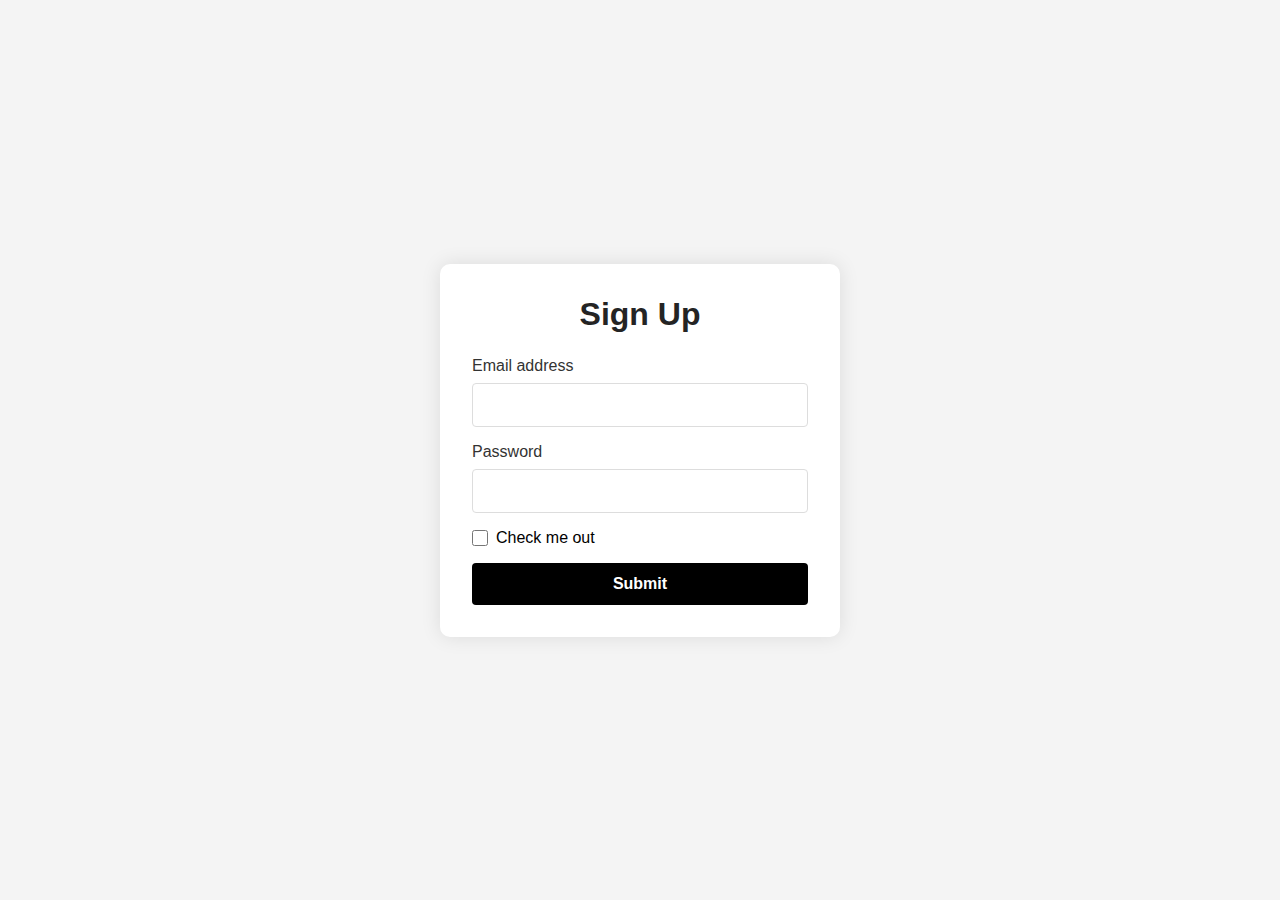
<file: sign.html>
<!DOCTYPE html>
<html lang="en">

<head>
  <meta charset="UTF-8">
  <meta name="viewport" content="width=device-width, initial-scale=1.0">
  <title>PUMA | Sign In</title>
  <style>
    * {
      margin: 0;
      padding: 0;
      box-sizing: border-box;
      font-family: Arial, sans-serif;
    }

    body {
      background: #f4f4f4;
      min-height: 100vh;
      display: flex;
      justify-content: center;
      align-items: center;
    }

    .head {
      background: white;
      padding: 2rem;
      border-radius: 10px;
      box-shadow: 0 0 20px rgba(0, 0, 0, 0.1);
      width: 100%;
      max-width: 400px;
      margin: 1rem;
    }

    h1 {
      color: #242424;
      text-align: center;
      margin-bottom: 1.5rem;
      font-size: 2rem;
    }

    .mb-3 {
      margin-bottom: 1rem;
    }

    .form-label {
      display: block;
      margin-bottom: 0.5rem;
      color: #333;
      font-weight: 500;
    }

    .form-control {
      width: 100%;
      padding: 0.75rem;
      border: 1px solid #ddd;
      border-radius: 4px;
      font-size: 1rem;
      transition: border-color 0.3s;
    }

    .form-control:focus {
      outline: none;
      border-color: #cc0000;
      box-shadow: 0 0 0 2px rgba(204, 0, 0, 0.1);
    }

    .form-check {
      display: flex;
      align-items: center;
      gap: 0.5rem;
    }

    .form-check-input {
      width: 16px;
      height: 16px;
      cursor: pointer;
    }

    .form-check-label {
      cursor: pointer;
      user-select: none;
    }

    .btn {
      display: block;
      width: 100%;
      padding: 0.75rem;
      background: black;
      color: white;
      border: none;
      border-radius: 4px;
      font-size: 1rem;
      font-weight: 600;
      cursor: pointer;
      transition: background-color 0.3s;
    }

    .btn:hover {
      background:#cc0000;
    }

    .text-danger {
      color: #cc0000;
      font-size: 0.875rem;
      margin-top: 0.25rem;
    }

    /* Responsive Design */
    @media (max-width: 480px) {
      .head {
        margin: 1rem;
        padding: 1.5rem;
      }

      h1 {
        font-size: 1.75rem;
      }

      .form-control {
        padding: 0.625rem;
      }
    }
  </style>
</head>

<body>
  <div class="head">
    <form onsubmit="return validateForm()">
      <h1>Sign Up</h1>
      <div class="mb-3">
        <label for="exampleInputEmail1" class="form-label">Email address</label>
        <input type="email" class="form-control" id="exampleInputEmail1" aria-describedby="emailHelp" />
        <div id="emailError" class="form-text text-danger"></div>
      </div>
      <div class="mb-3">
        <label for="exampleInputPassword1" class="form-label">Password</label>
        <input type="password" class="form-control" id="exampleInputPassword1" />
        <div id="passwordError" class="form-text text-danger"></div>
      </div>
      <div class="mb-3 form-check">
        <input type="checkbox" class="form-check-input" id="exampleCheck1" />
        <label class="form-check-label" for="exampleCheck1">Check me out</label>
        <div id="checkError" class="form-text text-danger"></div>
      </div>
      <button type="submit" class="btn btn-primary w-100">Submit</button>
    </form>
  </div>

  <script>
    function validateForm() {
      let isValid = true;

      // Clear previous errors
      document.getElementById("emailError").textContent = "";
      document.getElementById("passwordError").textContent = "";
      document.getElementById("checkError").textContent = "";

      // Email validation
      const email = document.getElementById("exampleInputEmail1").value.trim();
      const emailPattern = /^[^ ]+@[^ ]+\.[a-z]{2,3}$/;
      if (!emailPattern.test(email)) {
        document.getElementById("emailError").textContent = "Please enter a valid email address.";
        isValid = false;
      }

      // Password validation
      const password = document.getElementById("exampleInputPassword1").value;
      if (password.length < 6) {
        document.getElementById("passwordError").textContent = "Password must be at least 6 characters.";
        isValid = false;
      }

      // Checkbox validation
      const isChecked = document.getElementById("exampleCheck1").checked;
      if (!isChecked) {
        document.getElementById("checkError").textContent = "You must agree before submitting.";
        isValid = false;
      }

      if (isValid) {
        alert("Form submitted successfully!");
      }

      return isValid;
    }
  </script>
</body>

</html>
</file>
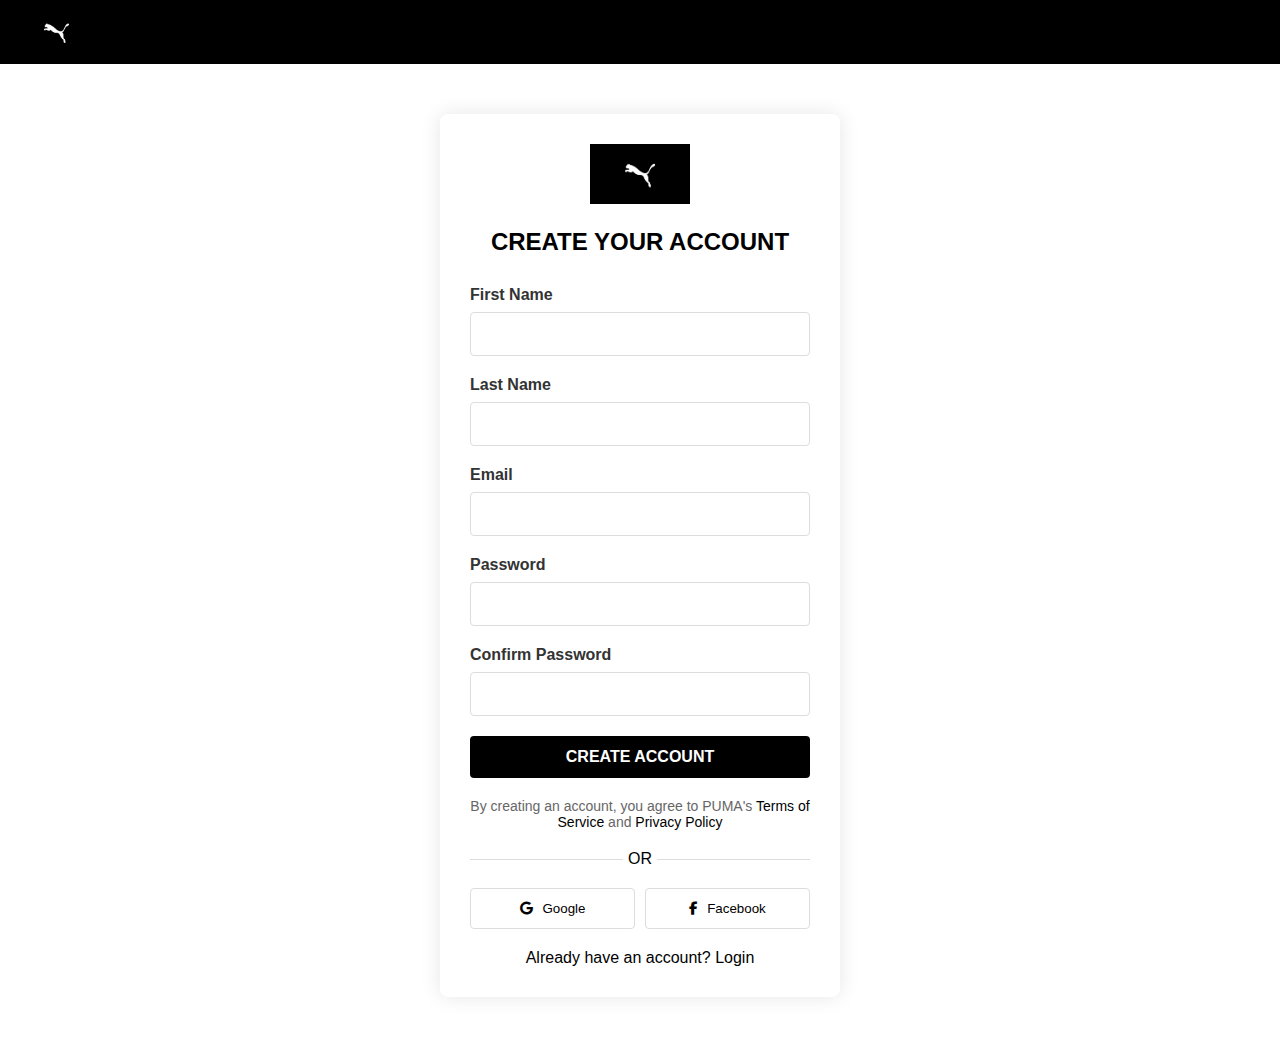
<file: signup.html>
<!DOCTYPE html>
<html lang="en">
<head>
    <meta charset="UTF-8">
    <meta name="viewport" content="width=device-width, initial-scale=1.0">
    <title>PUMA - Sign Up</title>
    <link rel="stylesheet" href="style.css">
    <link rel="stylesheet" href="https://cdnjs.cloudflare.com/ajax/libs/font-awesome/6.5.1/css/all.min.css">
    <style>
        .auth-container {
            max-width: 400px;
            margin: 50px auto;
            padding: 30px;
            background: #fff;
            box-shadow: 0 0 20px rgba(0,0,0,0.1);
            border-radius: 8px;
        }

        .auth-header {
            text-align: center;
            margin-bottom: 30px;
        }

        .auth-header img {
            max-width: 100px;
            margin-bottom: 20px;
        }

        .auth-form {
            display: flex;
            flex-direction: column;
            gap: 20px;
        }

        .form-group {
            display: flex;
            flex-direction: column;
            gap: 8px;
        }

        .form-group label {
            font-weight: 600;
            color: #333;
        }

        .form-group input {
            padding: 12px;
            border: 1px solid #ddd;
            border-radius: 4px;
            font-size: 16px;
        }

        .auth-btn {
            background: #000;
            color: #fff;
            padding: 12px;
            border: none;
            border-radius: 4px;
            font-size: 16px;
            font-weight: 600;
            cursor: pointer;
            transition: background 0.3s;
        }

        .auth-btn:hover {
            background: #333;
        }

        .auth-links {
            text-align: center;
            margin-top: 20px;
        }

        .auth-links a {
            color: #000;
            text-decoration: none;
            font-weight: 500;
        }

        .auth-links a:hover {
            text-decoration: underline;
        }

        .divider {
            text-align: center;
            margin: 20px 0;
            position: relative;
        }

        .divider::before {
            content: "";
            position: absolute;
            left: 0;
            top: 50%;
            width: 45%;
            height: 1px;
            background: #ddd;
        }

        .divider::after {
            content: "";
            position: absolute;
            right: 0;
            top: 50%;
            width: 45%;
            height: 1px;
            background: #ddd;
        }

        .social-login {
            display: flex;
            gap: 10px;
            margin-top: 20px;
        }

        .social-btn {
            flex: 1;
            padding: 12px;
            border: 1px solid #ddd;
            border-radius: 4px;
            background: #fff;
            cursor: pointer;
            display: flex;
            align-items: center;
            justify-content: center;
            gap: 10px;
            transition: background 0.3s;
        }

        .social-btn:hover {
            background: #f5f5f5;
        }

        .terms {
            font-size: 14px;
            color: #666;
            text-align: center;
            margin-top: 20px;
        }

        .terms a {
            color: #000;
            text-decoration: none;
        }

        .terms a:hover {
            text-decoration: underline;
        }
    </style>
</head>
<body>
    <!-- Main Navigation -->
    <nav class="navbar">
        <div class="nav-container">
            <a href="index.html" class="logo">
                <img src="images/logo.png" alt="PUMA">
            </a>
        </div>
    </nav>

    <div class="auth-container">
        <div class="auth-header">
            <img src="images/logo.png" alt="PUMA">
            <h2>CREATE YOUR ACCOUNT</h2>
        </div>

        <form class="auth-form" id="signupForm">
            <div class="form-group">
                <label for="firstName">First Name</label>
                <input type="text" id="firstName" name="firstName" required>
            </div>

            <div class="form-group">
                <label for="lastName">Last Name</label>
                <input type="text" id="lastName" name="lastName" required>
            </div>

            <div class="form-group">
                <label for="email">Email</label>
                <input type="email" id="email" name="email" required>
            </div>

            <div class="form-group">
                <label for="password">Password</label>
                <input type="password" id="password" name="password" required>
            </div>

            <div class="form-group">
                <label for="confirmPassword">Confirm Password</label>
                <input type="password" id="confirmPassword" name="confirmPassword" required>
            </div>

            <button type="submit" class="auth-btn">CREATE ACCOUNT</button>
        </form>

        <div class="terms">
            By creating an account, you agree to PUMA's 
            <a href="#">Terms of Service</a> and 
            <a href="#">Privacy Policy</a>
        </div>

        <div class="divider">OR</div>

        <div class="social-login">
            <button class="social-btn">
                <i class="fab fa-google"></i>
                Google
            </button>
            <button class="social-btn">
                <i class="fab fa-facebook-f"></i>
                Facebook
            </button>
        </div>

        <div class="auth-links">
            <p>Already have an account? <a href="login.html">Login</a></p>
        </div>
    </div>

    <script>
        document.getElementById('signupForm').addEventListener('submit', function(e) {
            e.preventDefault();
            const firstName = document.getElementById('firstName').value;
            const lastName = document.getElementById('lastName').value;
            const email = document.getElementById('email').value;
            const password = document.getElementById('password').value;
            const confirmPassword = document.getElementById('confirmPassword').value;

            if (password !== confirmPassword) {
                alert('Passwords do not match!');
                return;
            }

            // Check if user already exists
            const users = JSON.parse(localStorage.getItem('users')) || [];
            if (users.find(user => user.email === email)) {
                alert('An account with this email already exists!');
                return;
            }

            // Create new user
            const newUser = {
                firstName,
                lastName,
                email,
                password, // In a real app, this should be hashed
                createdAt: new Date().toISOString()
            };

            // Save user to localStorage
            users.push(newUser);
            localStorage.setItem('users', JSON.stringify(users));

            // Show success message
            alert('Account created successfully! Please login.');
            
            // Redirect to login page
            window.location.href = 'login.html';
        });
    </script>
</body>
</html>
</file>
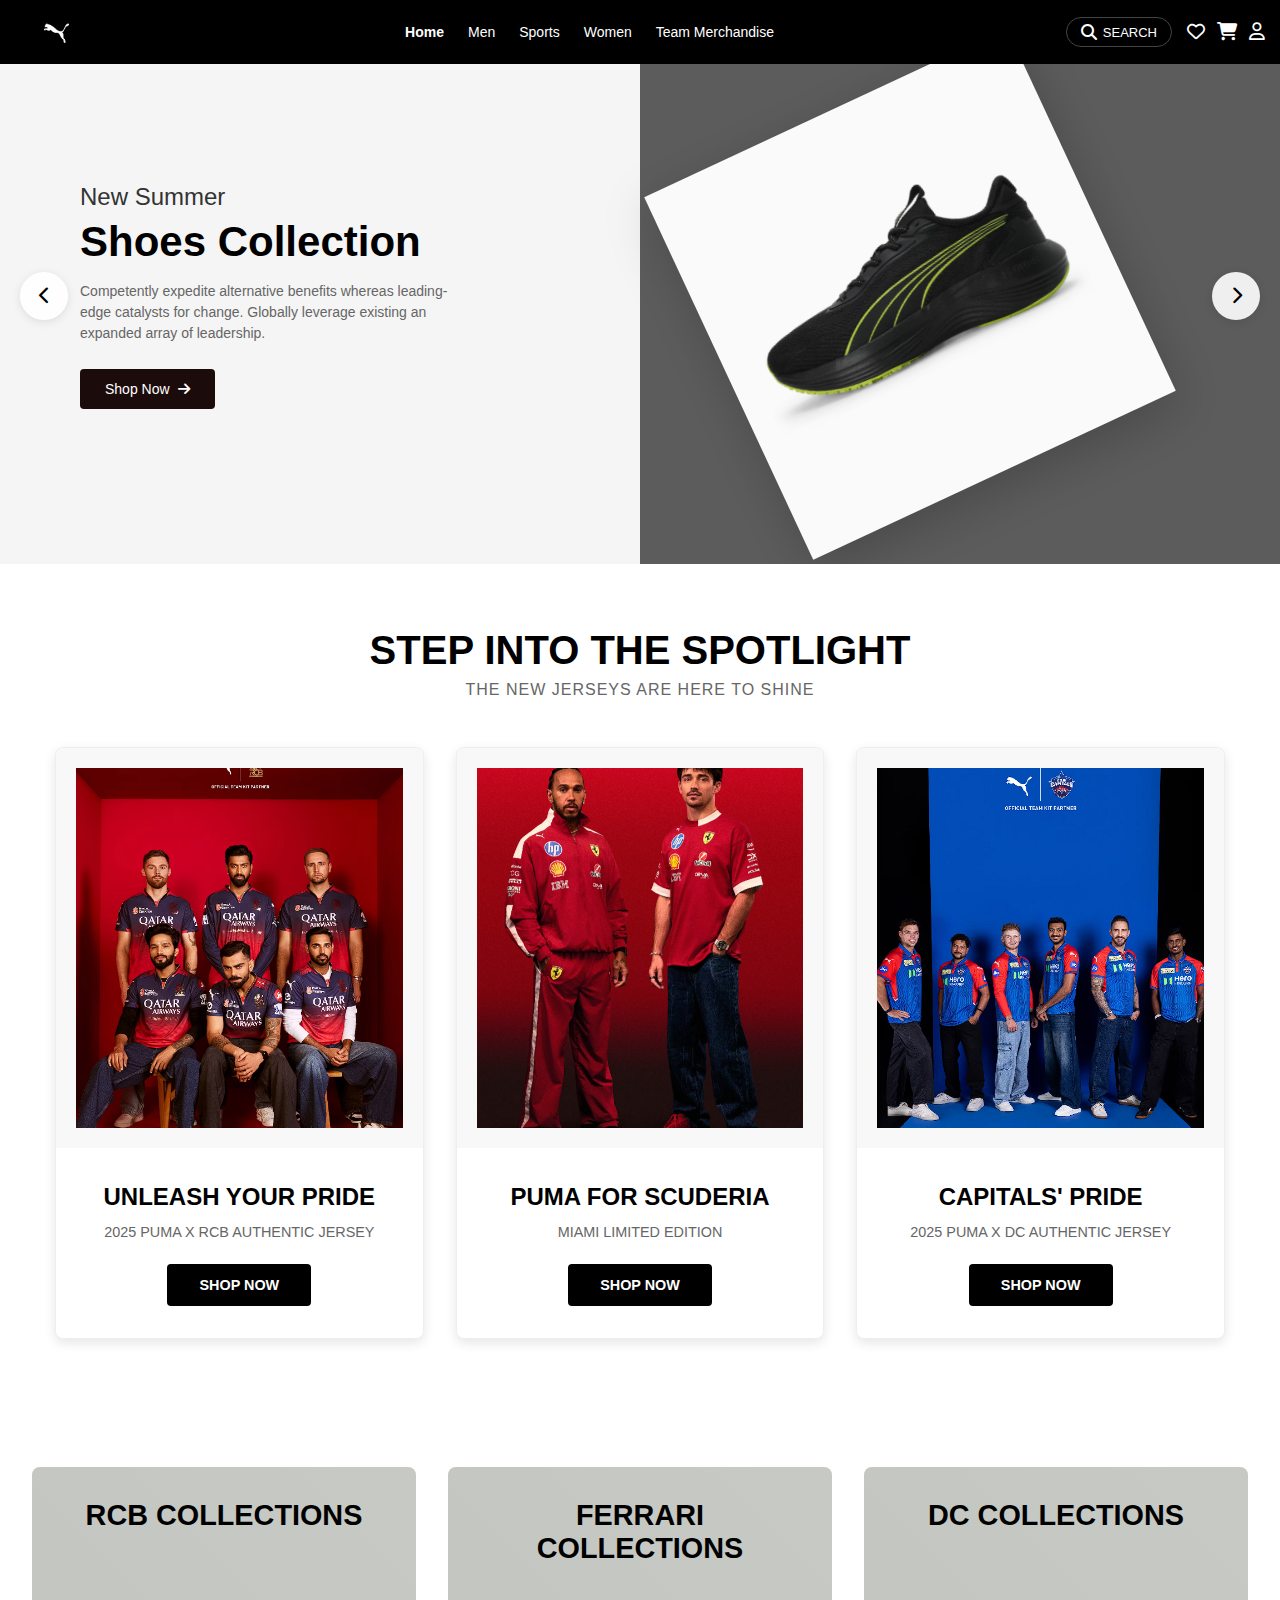
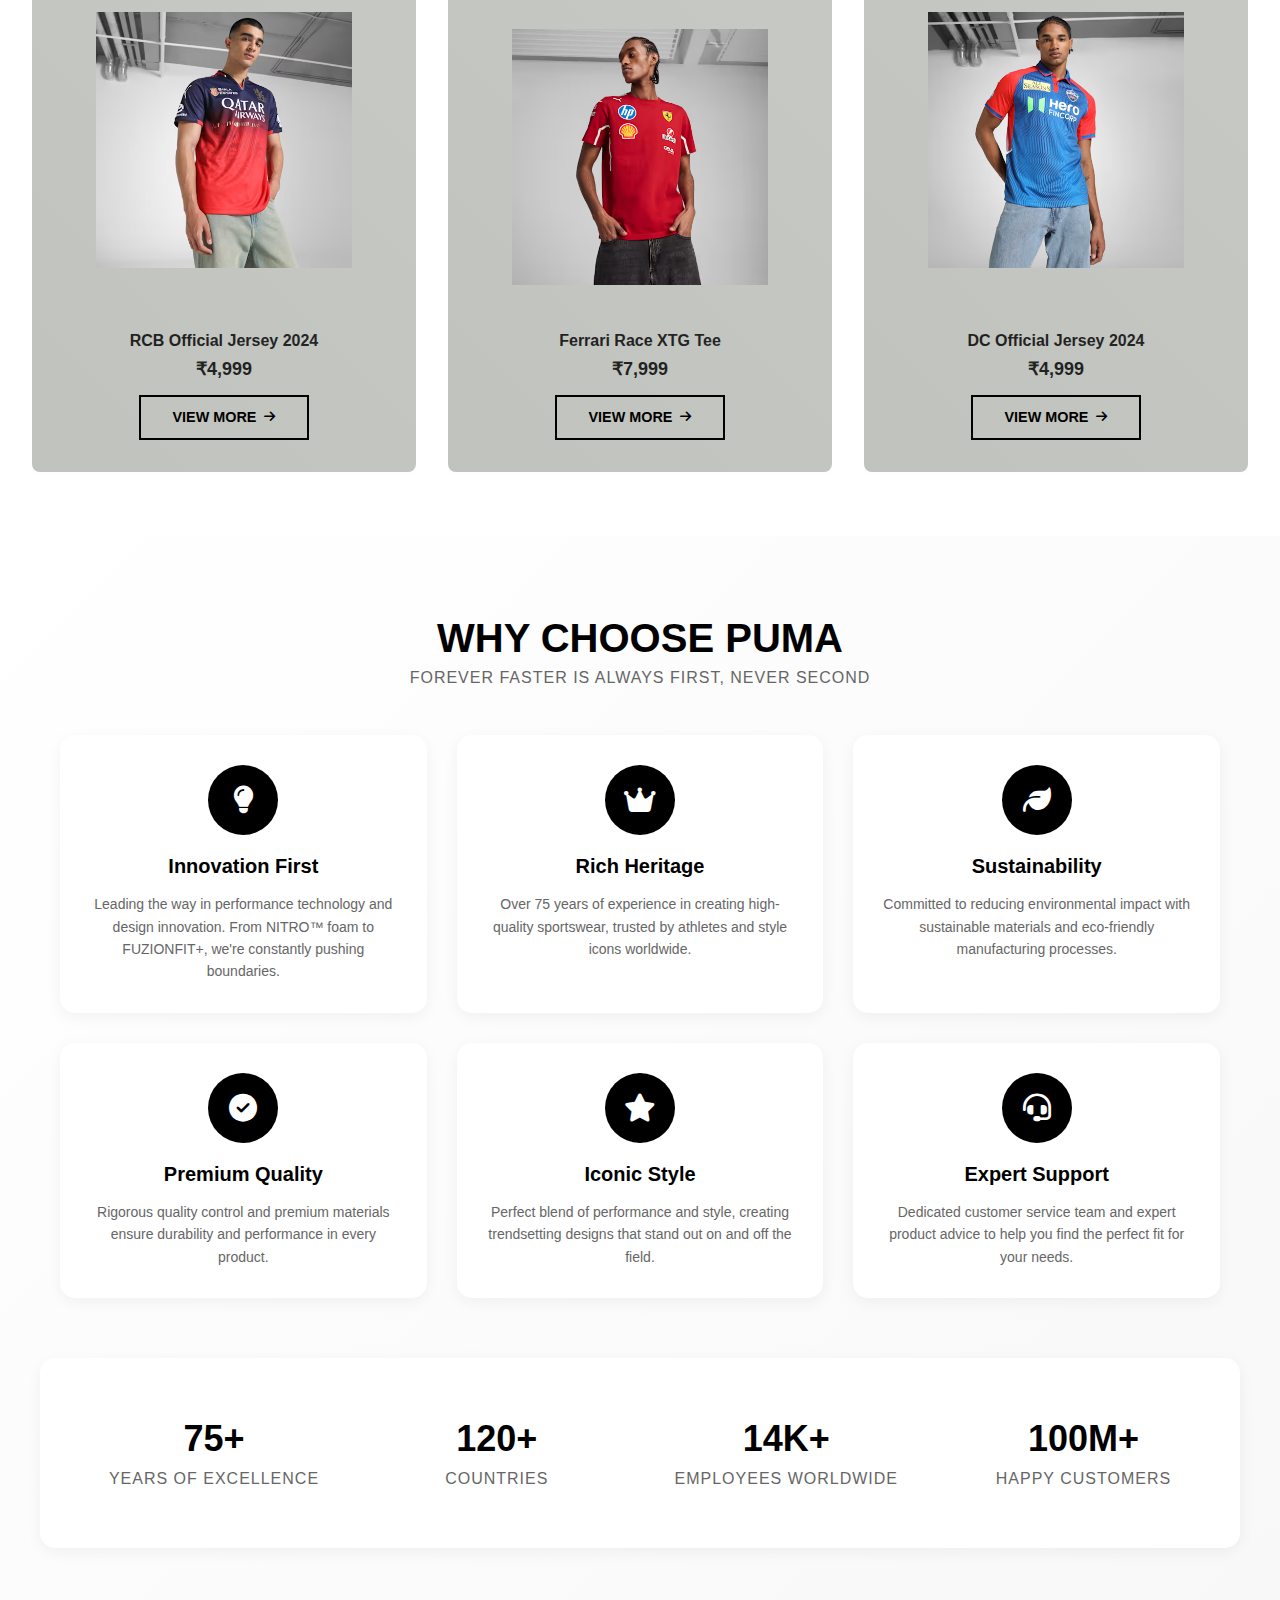
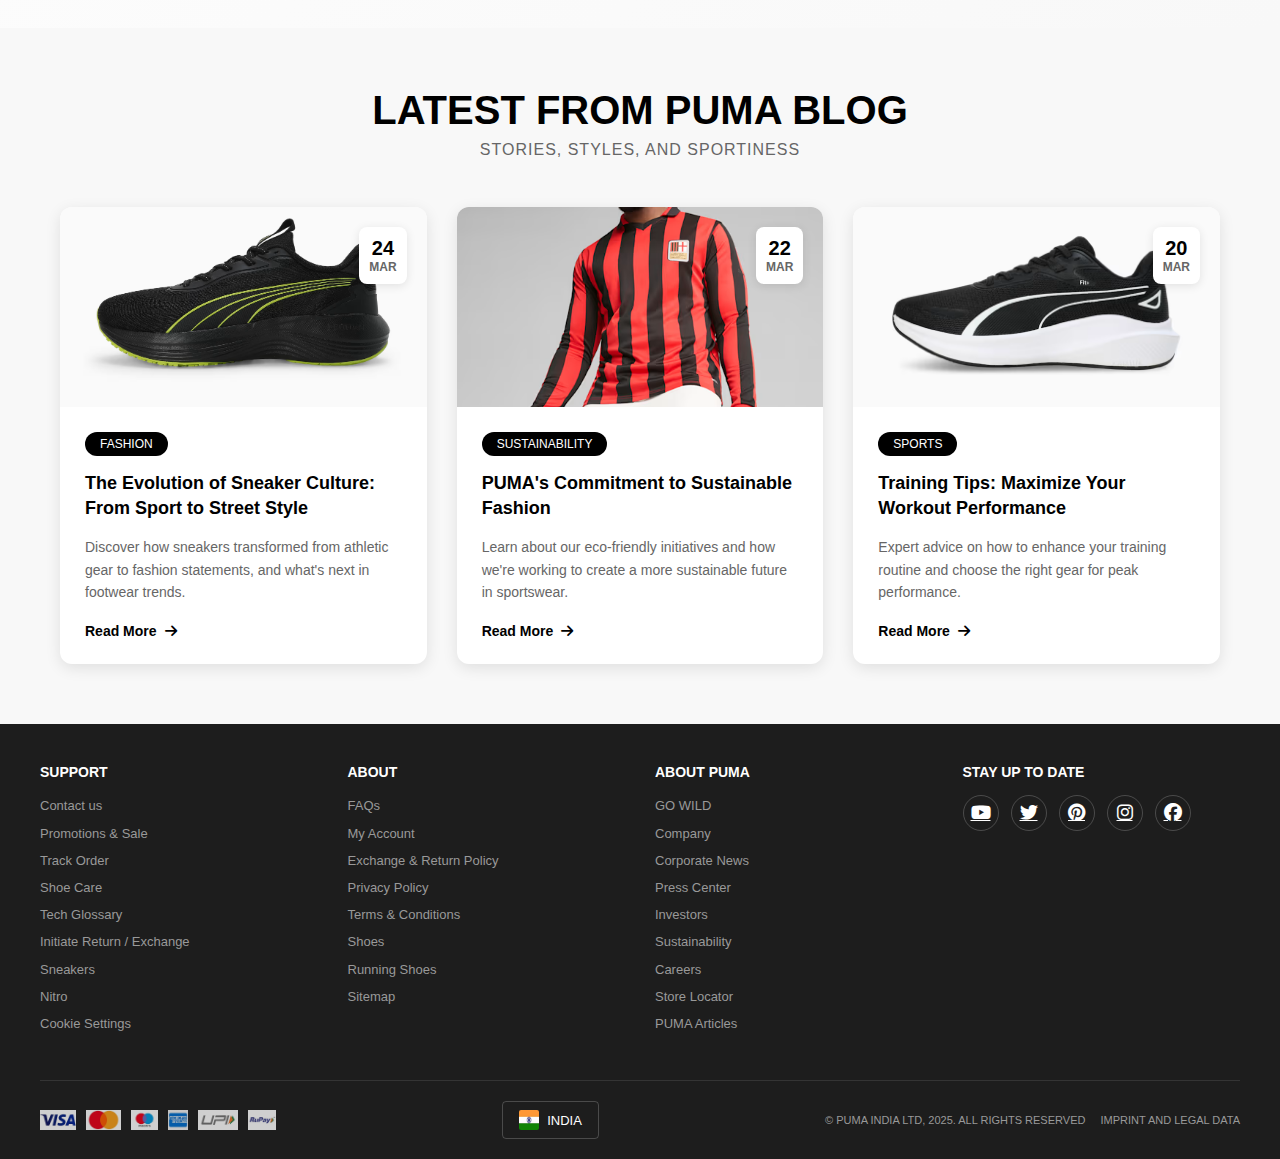
<file: tshirt-detail.html>
<!DOCTYPE html>
<html lang="en">
<head>
    <meta charset="UTF-8">
    <meta name="viewport" content="width=device-width, initial-scale=1.0">
    <title>Product Detail - PUMA</title>
    <link rel="stylesheet" href="style.css">
    <link rel="stylesheet" href="https://cdnjs.cloudflare.com/ajax/libs/font-awesome/6.5.1/css/all.min.css">
    <style>
        .product-detail-container {
            max-width: 1200px;
            margin: 40px auto;
            padding: 0 20px;
            display: grid;
            grid-template-columns: 1fr 1fr;
            gap: 40px;
        }

        .product-image-section {
            position: relative;
        }

        .product-image-section img {
            width: 100%;
            height: auto;
            border-radius: 8px;
        }

        .product-info-section {
            padding: 20px;
        }

        .product-name {
            font-size: 24px;
            font-weight: bold;
            margin-bottom: 10px;
        }

        .product-price {
            font-size: 22px;
            font-weight: bold;
            color: #333;
            margin: 15px 0;
        }

        .category-type-info {
            margin: 15px 0;
            display: flex;
            gap: 15px;
        }

        .product-category, .product-type {
            font-size: 14px;
            color: #666;
            text-transform: uppercase;
            background-color: #f5f5f5;
            padding: 5px 12px;
            border-radius: 4px;
        }

        .size-selector {
            margin: 20px 0;
        }

        .size-selector h3 {
            margin-bottom: 10px;
        }

        .size-options {
            display: flex;
            gap: 10px;
            flex-wrap: wrap;
        }

        .size-option {
            padding: 10px 20px;
            border: 2px solid #ddd;
            border-radius: 4px;
            cursor: pointer;
            transition: all 0.3s ease;
        }

        .size-option:hover {
            border-color: #000;
        }

        .size-option.selected {
            background-color: #000;
            color: white;
            border-color: #000;
        }

        .button-group {
            display: flex;
            gap: 15px;
            margin-top: 30px;
        }

        .add-to-cart-btn, .buy-now-btn {
            padding: 15px 30px;
            border: none;
            border-radius: 4px;
            font-size: 16px;
            font-weight: bold;
            cursor: pointer;
            transition: all 0.3s ease;
            text-transform: uppercase;
        }

        .add-to-cart-btn {
            background-color: #fff;
            color: #000;
            border: 2px solid #000;
        }

        .buy-now-btn {
            background-color: #000;
            color: #fff;
        }

        .add-to-cart-btn:hover {
            background-color: #000;
            color: #fff;
        }

        .buy-now-btn:hover {
            background-color: #333;
        }

        @media (max-width: 768px) {
            .product-detail-container {
                grid-template-columns: 1fr;
            }
        }

        .size-guide {
            margin: 20px 0;
            padding: 20px;
            background-color: #f8f8f8;
            border-radius: 8px;
        }

        .size-guide h4 {
            margin-bottom: 15px;
            font-size: 18px;
        }

        .size-chart {
            width: 100%;
            border-collapse: collapse;
            margin-top: 10px;
        }

        .size-chart th,
        .size-chart td {
            padding: 8px;
            text-align: center;
            border: 1px solid #ddd;
        }

        .size-chart th {
            background-color: #f0f0f0;
        }

        .product-details {
            margin: 20px 0;
            padding: 20px;
            background-color: #f8f8f8;
            border-radius: 8px;
        }

        .product-details h4 {
            margin-bottom: 15px;
            font-size: 18px;
        }

        .product-details ul {
            list-style: none;
            padding: 0;
        }

        .product-details li {
            margin-bottom: 8px;
            font-size: 14px;
            color: #666;
        }

        /* Add styles for wishlist button */
        .wishlist-btn {
            padding: 15px 30px;
            border: 2px solid #000;
            border-radius: 4px;
            font-size: 16px;
            font-weight: bold;
            cursor: pointer;
            transition: all 0.3s ease;
            background-color: #fff;
            color: #000;
            display: flex;
            align-items: center;
            gap: 8px;
        }

        .wishlist-btn:hover {
            background-color: #f5f5f5;
        }

        .wishlist-btn.in-wishlist {
            background-color: #000;
            color: #fff;
        }

        .wishlist-btn.in-wishlist:hover {
            background-color: #333;
        }

        .wishlist-badge {
            position: absolute;
            top: -8px;
            right: -8px;
            background-color: #000;
            color: white;
            font-size: 12px;
            width: 18px;
            height: 18px;
            border-radius: 50%;
            display: none;
            align-items: center;
            justify-content: center;
        }
    </style>
</head>
<body>
    <!-- Main Navigation -->
    <nav class="navbar">
        <div class="nav-container">
            <!-- Logo -->
            <a href="index.html" class="logo">
                <img src="images/logo.png" alt="PUMA">
            </a>
            
            <!-- Main Menu -->
            <div class="nav-links">
                <a href="index.html" class="nav-item">Home</a>
                <a href="men.html" class="nav-item">Men</a>
                <a href="women.html" class="nav-item">Women</a>
                <a href="sports.html" class="nav-item">Sports</a>
                <a href="team-merchandise.html" class="nav-item">Team Merchandise</a>
            </div>

            <!-- Right Menu -->
            <div class="nav-right">
                <div class="nav-icons">
                    <a href="wishlist.html" class="icon-link">
                        <i class="far fa-heart"></i>
                    </a>
                    <a href="cart.html" class="icon-link">
                        <i class="fas fa-shopping-cart"></i>
                        <span id="cart-badge" class="cart-badge"></span>
                    </a>
                </div>
            </div>
        </div>
    </nav>

    <!-- Product Detail Section -->
    <div class="product-detail-container">
        <div class="product-image-section">
            <img id="product-image" src="" alt="Product Image">
        </div>
        <div class="product-info-section">
            <h1 id="product-name" class="product-name"></h1>
            <div id="product-price" class="product-price"></div>
            
            <div class="size-selector">
                <h3>Select Size</h3>
                <div class="size-options">
                    <div class="size-option" data-size="S">S</div>
                    <div class="size-option" data-size="M">M</div>
                    <div class="size-option" data-size="L">L</div>
                    <div class="size-option" data-size="XL">XL</div>
                    <div class="size-option" data-size="XXL">XXL</div>
                </div>
            </div>

            

            <div class="product-details">
                <h4>Product Details</h4>
                <ul>
                    <li>Material: 100% Cotton</li>
                    <li>Care: Machine wash</li>
                    <li>Fit: Regular fit</li>
                    <li>Country of Origin: India</li>
                </ul>
            </div>

            <div class="button-group">
                <button id="add-to-cart-btn" class="add-to-cart-btn">Add to Cart</button>
                <button id="buy-now-btn" class="buy-now-btn">Buy Now</button>
                <button id="wishlist-btn" class="wishlist-btn">
                    <i class="far fa-heart"></i> Add to Wishlist
                </button>
            </div>
        </div>
    </div>

    <script src="tshirt.js"></script>
    <script src="tshirt-detail.js"></script>
    <script>
        // Get product ID from URL
        const urlParams = new URLSearchParams(window.location.search);
        const productId = urlParams.get('id');

        // Initialize wishlist button state
        function initWishlistButton() {
            const wishlistBtn = document.getElementById('wishlist-btn');
            const wishlist = JSON.parse(localStorage.getItem('wishlist')) || [];
            const isInWishlist = wishlist.some(item => item.id === productId);
            
            if (isInWishlist) {
                wishlistBtn.innerHTML = '<i class="fas fa-heart"></i> Remove from Wishlist';
                wishlistBtn.classList.add('in-wishlist');
            } else {
                wishlistBtn.innerHTML = '<i class="far fa-heart"></i> Add to Wishlist';
                wishlistBtn.classList.remove('in-wishlist');
            }
        }

        // Toggle wishlist function
        function toggleWishlist() {
            const product = {
                id: productId,
                name: document.getElementById('product-name').textContent,
                price: document.getElementById('product-price').textContent,
                image: document.getElementById('product-image').src
            };

            let wishlist = JSON.parse(localStorage.getItem('wishlist')) || [];
            const index = wishlist.findIndex(item => item.id === productId);

            if (index === -1) {
                wishlist.push(product);
                alert(`${product.name} added to wishlist!`);
            } else {
                wishlist.splice(index, 1);
                alert(`${product.name} removed from wishlist!`);
            }

            localStorage.setItem('wishlist', JSON.stringify(wishlist));
            initWishlistButton();
            updateWishlistBadge();
        }

        // Update wishlist badge
        function updateWishlistBadge() {
            const wishlist = JSON.parse(localStorage.getItem('wishlist')) || [];
            const badge = document.querySelector('.nav-icons .icon-link .wishlist-badge');
            if (badge) {
                badge.textContent = wishlist.length;
                badge.style.display = wishlist.length > 0 ? 'flex' : 'none';
            }
        }

        // Add event listener to wishlist button
        document.getElementById('wishlist-btn').addEventListener('click', toggleWishlist);

        // Initialize wishlist state when page loads
        window.addEventListener('DOMContentLoaded', () => {
            initWishlistButton();
            updateWishlistBadge();
        });
    </script>
</body>
</html>
</file>
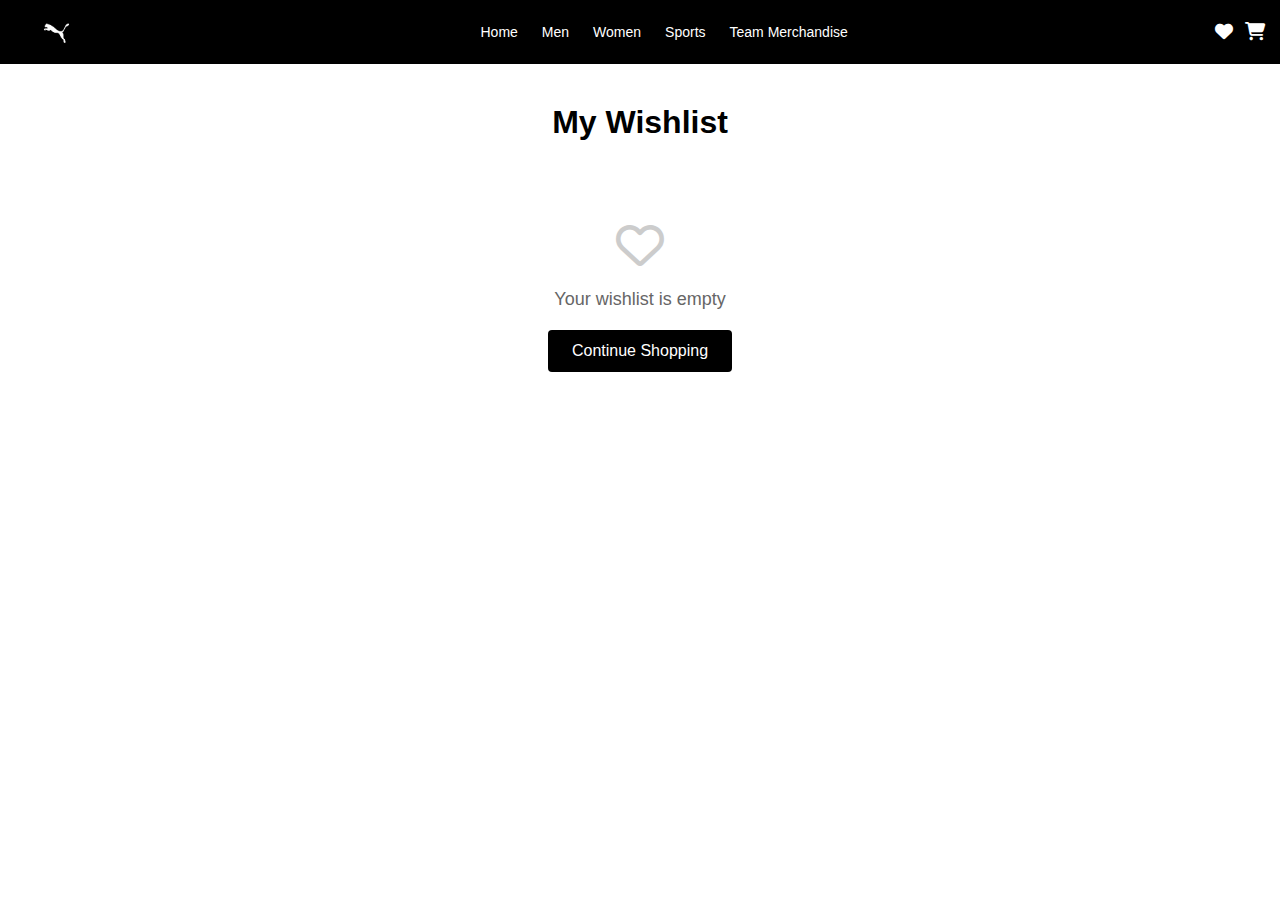
<file: wishlist.html>
<!DOCTYPE html>
<html lang="en">
<head>
    <meta charset="UTF-8">
    <meta name="viewport" content="width=device-width, initial-scale=1.0">
    <title>My Wishlist - PUMA</title>
    <link rel="stylesheet" href="style.css">
    <link rel="stylesheet" href="https://cdnjs.cloudflare.com/ajax/libs/font-awesome/6.5.1/css/all.min.css">
    <style>
        .wishlist-container {
            max-width: 1200px;
            margin: 40px auto;
            padding: 0 20px;
        }

        .wishlist-header {
            margin-bottom: 30px;
            text-align: center;
        }

        .wishlist-header h1 {
            font-size: 32px;
            margin-bottom: 10px;
        }

        .empty-wishlist {
            text-align: center;
            padding: 50px 20px;
        }

        .empty-wishlist i {
            font-size: 48px;
            color: #ccc;
            margin-bottom: 20px;
        }

        .empty-wishlist p {
            font-size: 18px;
            color: #666;
            margin-bottom: 20px;
        }

        .continue-shopping-btn {
            display: inline-block;
            padding: 12px 24px;
            background-color: #000;
            color: white;
            text-decoration: none;
            border-radius: 4px;
            transition: background-color 0.3s;
        }

        .continue-shopping-btn:hover {
            background-color: #333;
        }

        .wishlist-grid {
            display: grid;
            grid-template-columns: repeat(auto-fill, minmax(250px, 1fr));
            gap: 30px;
        }

        .wishlist-item {
            border: 1px solid #eee;
            border-radius: 8px;
            overflow: hidden;
            transition: transform 0.3s, box-shadow 0.3s;
        }

        .wishlist-item:hover {
            transform: translateY(-5px);
            box-shadow: 0 5px 15px rgba(0,0,0,0.1);
        }

        .wishlist-item-image {
            position: relative;
            padding-top: 100%;
            overflow: hidden;
        }

        .wishlist-item-image img {
            position: absolute;
            top: 0;
            left: 0;
            width: 100%;
            height: 100%;
            object-fit: cover;
        }

        .wishlist-item-info {
            padding: 15px;
        }

        .wishlist-item-name {
            font-size: 16px;
            font-weight: bold;
            margin-bottom: 8px;
        }

        .wishlist-item-price {
            font-size: 18px;
            color: #333;
            margin-bottom: 15px;
        }

        .wishlist-item-actions {
            display: flex;
            gap: 10px;
        }

        .move-to-cart-btn, .remove-from-wishlist-btn {
            flex: 1;
            padding: 8px;
            border: none;
            border-radius: 4px;
            cursor: pointer;
            font-size: 14px;
            transition: all 0.3s;
        }

        .move-to-cart-btn {
            background-color: #000;
            color: white;
        }

        .move-to-cart-btn:hover {
            background-color: #333;
        }

        .remove-from-wishlist-btn {
            background-color: #fff;
            color: #000;
            border: 1px solid #000;
        }

        .remove-from-wishlist-btn:hover {
            background-color: #f5f5f5;
        }

        @media (max-width: 768px) {
            .wishlist-grid {
                grid-template-columns: repeat(auto-fill, minmax(200px, 1fr));
                gap: 20px;
            }
        }
    </style>
</head>
<body>
    <!-- Main Navigation -->
    <nav class="navbar">
        <div class="nav-container">
            <!-- Logo -->
            <a href="index.html" class="logo">
                <img src="images/logo.png" alt="PUMA">
            </a>
            
            <!-- Main Menu -->
            <div class="nav-links">
                <a href="index.html" class="nav-item">Home</a>
                <a href="men.html" class="nav-item">Men</a>
                <a href="women.html" class="nav-item">Women</a>
                <a href="sports.html" class="nav-item">Sports</a>
                <a href="team-merchandise.html" class="nav-item">Team Merchandise</a>
            </div>

            <!-- Right Menu -->
            <div class="nav-right">
                <div class="nav-icons">
                    <a href="wishlist.html" class="icon-link active">
                        <i class="fas fa-heart"></i>
                        <span id="wishlist-badge" class="cart-badge"></span>
                    </a>
                    <a href="cart.html" class="icon-link">
                        <i class="fas fa-shopping-cart"></i>
                        <span id="cart-badge" class="cart-badge"></span>
                    </a>
                </div>
            </div>
        </div>
    </nav>

    <!-- Wishlist Content -->
    <div class="wishlist-container">
        <div class="wishlist-header">
            <h1>My Wishlist</h1>
        </div>
        
        <div id="wishlist-content">
            <!-- Content will be dynamically loaded here -->
        </div>
    </div>

    <script>
        // Function to load wishlist items
        function loadWishlist() {
            const wishlistContent = document.getElementById('wishlist-content');
            const wishlist = JSON.parse(localStorage.getItem('wishlist')) || [];
            
            if (wishlist.length === 0) {
                wishlistContent.innerHTML = `
                    <div class="empty-wishlist">
                        <i class="far fa-heart"></i>
                        <p>Your wishlist is empty</p>
                        <a href="team-merchandise.html" class="continue-shopping-btn">Continue Shopping</a>
                    </div>
                `;
                return;
            }

            const wishlistGrid = document.createElement('div');
            wishlistGrid.className = 'wishlist-grid';

            wishlist.forEach(item => {
                const wishlistItem = `
                    <div class="wishlist-item" data-id="${item.id}">
                        <div class="wishlist-item-image">
                            <img src="${item.image}" alt="${item.name}">
                        </div>
                        <div class="wishlist-item-info">
                            <div class="wishlist-item-name">${item.name}</div>
                            <div class="wishlist-item-price">${item.price}</div>
                            <div class="wishlist-item-actions">
                                <button class="move-to-cart-btn" onclick="moveToCart('${item.id}')">
                                    Add to Cart
                                </button>
                                <button class="remove-from-wishlist-btn" onclick="removeFromWishlist('${item.id}')">
                                    Remove
                                </button>
                            </div>
                        </div>
                    </div>
                `;
                wishlistGrid.innerHTML += wishlistItem;
            });

            wishlistContent.innerHTML = '';
            wishlistContent.appendChild(wishlistGrid);
            updateWishlistBadge();
        }

        // Function to remove item from wishlist
        function removeFromWishlist(productId) {
            let wishlist = JSON.parse(localStorage.getItem('wishlist')) || [];
            wishlist = wishlist.filter(item => item.id !== Number(productId));
            localStorage.setItem('wishlist', JSON.stringify(wishlist));
            updateWishlistBadge();
            loadWishlist();
        }

        // Function to move item to cart
        function moveToCart(productId) {
            const wishlist = JSON.parse(localStorage.getItem('wishlist')) || [];
            const item = wishlist.find(item => item.id === productId);
            
            if (item) {
                // Add to cart
                let cart = JSON.parse(localStorage.getItem('cart')) || [];
                const existingCartItem = cart.find(cartItem => cartItem.id === productId);
                
                if (existingCartItem) {
                    existingCartItem.quantity += 1;
                } else {
                    cart.push({
                        ...item,
                        quantity: 1
                    });
                }
                
                localStorage.setItem('cart', JSON.stringify(cart));
                
                // Remove from wishlist
                removeFromWishlist(productId);
                
                // Update cart badge
                updateCartBadge();
                
                alert('Item moved to cart successfully!');
            }
        }

        // Function to update wishlist badge
        function updateWishlistBadge() {
            const wishlist = JSON.parse(localStorage.getItem('wishlist')) || [];
            const badge = document.getElementById('wishlist-badge');
            if (badge) {
                badge.textContent = wishlist.length;
                badge.style.display = wishlist.length > 0 ? 'flex' : 'none';
            }
        }

        // Function to update cart badge
        function updateCartBadge() {
            const cart = JSON.parse(localStorage.getItem('cart')) || [];
            const badge = document.getElementById('cart-badge');
            if (badge) {
                const totalItems = cart.reduce((sum, item) => sum + item.quantity, 0);
                badge.textContent = totalItems;
                badge.style.display = totalItems > 0 ? 'flex' : 'none';
            }
        }

        // Initialize page
        window.addEventListener('DOMContentLoaded', () => {
            loadWishlist();
            updateCartBadge();
        });
    </script>
</body>
</html>
</file>
<file: style.css>
/* Reset and Global Styles */
* {
    margin: 0;
    padding: 0;
    box-sizing: border-box;
    font-family: -apple-system, BlinkMacSystemFont, "Segoe UI", Roboto, "Helvetica Neue", Arial, sans-serif;
}

body {
    min-height: 100vh;
}

/* Top Banner */
.top-banner {
    background-color: #000;
    color: #fff;
    text-align: center;
    padding: 8px;
    font-size: 14px;
}

/* Navbar Styles */
.navbar {
    background-color: #000;
    position: sticky;
    top: 0;
    z-index: 1000;
}

.nav-container {
    max-width: 1440px;
    margin: 0 auto;
    padding: 0 15px;
    height: 64px;
    display: flex;
    align-items: center;
    justify-content: space-between;
}

/* Logo */
.logo {
    height: 50px;
    display: flex;
    align-items: center;
    margin-right: 15px;
}

.logo img {
    height: 100%;
    width: auto;
    max-width: none;
    display: block;
}

/* Navigation Links */
.nav-links {
    display: flex;
    gap: 24px;
    margin: 0;
    align-items: center;
}

.nav-item {
    color: #fff;
    text-decoration: none;
    font-size: 14px;
    font-weight: 500;
    transition: color 0.3s;
    padding: 12px 0;
    display: inline-block;
}

.nav-item:hover {
    color: #ccc;
}

.nav-item.active {
    font-weight: 600;
}

.highlight {
    color: #fff;
}

/* Right Menu */
.nav-right {
    display: flex;
    align-items: center;
    gap: 15px;
}

/* Search Button */
.search-btn {
    display: flex;
    align-items: center;
    gap: 6px;
    background-color: transparent;
    border: 1px solid #444;
    border-radius: 20px;
    color: #fff;
    padding: 6px 14px;
    font-size: 13px;
    cursor: pointer;
    transition: all 0.3s ease;
}

.search-btn:hover {
    background-color: rgba(255, 255, 255, 0.1);
}

.search-btn i {
    font-size: 16px;
}

/* Hide icon-only search button by default */
.search-btn.icon-only {
    display: none;
}

/* Nav Icons */
.nav-icons {
    display: flex;
    gap: 12px;
}

.icon-link {
    color: #fff;
    font-size: 18px;
    text-decoration: none;
}

/* Mobile Menu Button */
.mobile-menu-btn {
    display: none;
    background: none;
    border: none;
    color: #fff;
    font-size: 24px;
    cursor: pointer;
}

/* Mobile Menu */
.mobile-menu {
    position: fixed;
    top: 0;
    left: -100%;
    width: 100%;
    height: 100vh;
    background-color: #000;
    z-index: 1001;
    transition: left 0.3s ease;
}

.mobile-menu.active {
    left: 0;
}

.mobile-menu-header {
    height: 80px;
    display: flex;
    justify-content: space-between;
    align-items: center;
    padding: 0 20px;
    border-bottom: 1px solid #333;
    background-color: #000;
}

.mobile-logo {
    height: 45px;
    display: flex;
    align-items: center;
}

.mobile-logo img {
    height: 100%;
    width: auto;
    max-width: none;
    display: block;
}

.close-menu {
    background: none;
    border: none;
    color: #fff;
    font-size: 24px;
    cursor: pointer;
    padding: 10px;
    width: 44px;
    height: 44px;
    display: flex;
    align-items: center;
    justify-content: center;
}

.mobile-menu-content {
    padding: 20px;
    display: flex;
    flex-direction: column;
    gap: 20px;
    overflow-y: auto;
    max-height: calc(100vh - 80px);
}

.mobile-nav-item {
    color: #fff;
    text-decoration: none;
    font-size: 24px;
    font-weight: 500;
    padding: 10px 0;
    display: block;
    transition: color 0.3s;
}

.mobile-nav-item:hover {
    color: #ccc;
}

.mobile-nav-item.active {
    font-weight: 600;
}

/* Responsive Design */
@media (max-width: 1200px) {
    .nav-links {
        gap: 20px;
    }
}

@media (max-width: 1024px) {
    .nav-container {
        justify-content: space-between;
        position: relative;
        height: 80px;
        padding: 0 20px;
    }

    .nav-links {
        display: none;
    }

    .logo {
        margin: 0;
        height: 45px;
    }

    .nav-right {
        display: flex;
        gap: 15px;
        align-items: center;
    }

    /* Hide full search button and show icon-only version */
    .search-btn {
        display: none;
    }

    .search-btn.icon-only {
        display: flex;
        padding: 8px;
        border: none;
        background: none;
        color: #fff;
    }

    .search-btn.icon-only i {
        font-size: 20px;
    }

    .mobile-menu-btn {
        display: block;
        font-size: 22px;
        padding: 8px;
        margin-left: 5px;
    }

    .nav-item-wrapper {
        display: none;
    }
}

@media (max-width: 992px) {
    .nav-links {
        display: none;
    }
    
    .search-btn {
        display: none;
    }
    
    .mobile-menu-btn {
        display: block;
    }
}

@media (max-width: 576px) {
    .nav-container {
        padding: 0 15px;
        height: 70px;
    }
    
    .logo {
        height: 40px;
    }
    
    .nav-icons {
        gap: 15px;
    }
    
    .icon-link {
        font-size: 18px;
    }

    .search-btn i,
    .mobile-menu-btn {
        font-size: 20px;
    }
}

/* Search Overlay */
.search-overlay {
    position: fixed;
    top: 0;
    left: 0;
    width: 100%;
    height: 100vh;
    background-color: #fff;
    z-index: 1002;
    display: none;
    overflow: hidden;
}

.search-overlay.active {
    display: flex;
    flex-direction: column;
}

.search-header {
    background-color: #000;
    padding: 15px 0;
    flex-shrink: 0;
}

.search-container {
    max-width: 1440px;
    margin: 0 auto;
    padding: 0 20px;
    display: flex;
    align-items: center;
    justify-content: space-between;
    gap: 20px;
}

.search-input-wrapper {
    flex: 1;
    display: flex;
    align-items: center;
    gap: 15px;
    background-color: #000;
    padding: 5px 0;
}

.search-input-wrapper i {
    color: #fff;
    font-size: 20px;
}

.search-input {
    background: none;
    border: none;
    color: #fff;
    font-size: 24px;
    width: 100%;
    padding: 5px;
}

.search-input::placeholder {
    color: #666;
}

.search-input:focus {
    outline: none;
}

.close-search {
    background: none;
    border: none;
    color: #fff;
    font-size: 24px;
    cursor: pointer;
    padding: 10px;
    width: 44px;
    height: 44px;
    display: flex;
    align-items: center;
    justify-content: center;
}

.search-content {
    flex: 1;
    overflow-y: auto;
    -webkit-overflow-scrolling: touch;
}

.search-content-inner {
    max-width: 1440px;
    margin: 0 auto;
    padding: 40px 20px;
}

.search-section {
    margin-bottom: 40px;
}

.search-section h2 {
    font-size: 16px;
    font-weight: 600;
    margin-bottom: 20px;
    color: #333;
}

.trending-searches {
    display: flex;
    flex-wrap: wrap;
    gap: 15px;
}

.search-link {
    color: #000;
    text-decoration: none;
    font-size: 15px;
    padding: 8px 16px;
    border: 1px solid #ddd;
    border-radius: 20px;
    transition: all 0.3s ease;
    white-space: nowrap;
}

.search-link:hover {
    background-color: #f4f4f4;
}

.recently-viewed {
    display: grid;
    grid-template-columns: repeat(auto-fill, minmax(250px, 1fr));
    gap: 30px;
}

.product-card {
    position: relative;
    background: #fff;
    border-radius: 8px;
    overflow: hidden;
    transition: all 0.3s ease;
    box-shadow: 0 2px 5px rgba(0,0,0,0.1);
}

.product-card:hover {
    transform: translateY(-5px);
    box-shadow: 0 5px 15px rgba(0,0,0,0.2);
}

.product-image {
    position: relative;
    padding-top: 100%;
    background: #f8f8f8;
    height: 280px;
}

.product-image img {
    position: absolute;
    top: 0;
    left: 0;
    width: 100%;
    height: 100%;
    object-fit: contain;
    padding: 20px;
}

/* Wishlist Button */
.wishlist-btn {
    position: absolute;
    top: 15px;
    right: 15px;
    width: 36px;
    height: 36px;
    border-radius: 50%;
    background: rgba(255, 255, 255, 0.9);
    border: none;
    display: flex;
    align-items: center;
    justify-content: center;
    cursor: pointer;
    transition: all 0.3s ease;
    z-index: 2;
    box-shadow: 0 2px 8px rgba(0, 0, 0, 0.1);
}

.wishlist-btn i {
    font-size: 18px;
    color: #666;
    transition: all 0.3s ease;
}

.wishlist-btn:hover {
    background: #fff;
    transform: scale(1.1);
}

.wishlist-btn:hover i {
    color: #ff0000;
}

.wishlist-btn.active {
    background: #ff0000;
}

.wishlist-btn.active i {
    color: #fff;
}

.product-info {
    padding: 15px;
}

.product-info h3 {
    font-size: 13px;
    font-weight: 500;
    margin-bottom: 6px;
    line-height: 1.4;
    height: 36px;
    overflow: hidden;
    display: -webkit-box;
    -webkit-line-clamp: 2;
    -webkit-box-orient: vertical;
    color: #000;
}

.product-info .category {
    font-size: 12px;
    color: #666;
    margin-bottom: 6px;
    text-transform: uppercase;
}

.product-info .price {
    font-size: 14px;
    font-weight: 600;
    color: #000;
    margin-bottom: 12px;
}

.add-to-cart-btn {
    width: 100%;
    padding: 8px 15px;
    background-color: transparent;
    color: #000;
    border: 1px solid #000;
    border-radius: 4px;
    font-size: 13px;
    font-weight: 500;
    cursor: pointer;
    transition: all 0.2s ease;
    text-transform: uppercase;
    letter-spacing: 0.5px;
}

.add-to-cart-btn:hover {
    background-color: #000;
    color: #fff;
}

/* Product Actions */
.product-actions {
    display: flex;
    gap: 10px;
    margin-top: 10px;
}

.action-btn {
    flex: 1;
    padding: 8px;
    font-size: 13px;
    border: 1px solid #000;
    background: transparent;
    color: #000;
    cursor: pointer;
    transition: all 0.2s ease;
    text-transform: uppercase;
    letter-spacing: 0.5px;
}

.action-btn:hover {
    background: #000;
    color: #fff;
}

.action-btn.primary {
    background: #000;
    color: #fff;
}

.action-btn.primary:hover {
    opacity: 0.9;
}

/* Responsive Styles */
@media (max-width: 1024px) {
    .products-grid {
        grid-template-columns: repeat(2, 1fr);
        gap: 15px;
    }

    .product-image {
        height: 240px;
    }
}

@media (max-width: 768px) {
    .category-header {
        flex-direction: column;
        gap: 15px;
        text-align: center;
    }

    .category-header h1 {
        font-size: 24px;
    }

    .product-image {
        height: 220px;
    }

    .add-to-cart-btn,
    .action-btn {
        padding: 6px 12px;
        font-size: 12px;
    }
}

@media (max-width: 480px) {
    .products-grid {
        grid-template-columns: 1fr;
    }

    .product-info h3 {
        font-size: 12px;
        height: 32px;
    }

    .product-info .price {
        font-size: 13px;
    }

    .product-image {
        height: 200px;
    }

    .add-to-cart-btn,
    .action-btn {
        padding: 6px 10px;
        font-size: 11px;
    }
}

/* Hero Slider */
.hero-slider {
    background: linear-gradient(to right, #f5f5f5 50%, #5c5c5c 50%);
    min-height: 500px;
    position: relative;
    overflow: hidden;
}

.slider-container {
    max-width: 1440px;
    margin: 0 auto;
    padding: 30px 20px;
    height: 100%;
    position: relative;
}

.slider-wrapper {
    position: relative;
    height: 100%;
}

.slider-content {
    display: flex;
    align-items: center;
    justify-content: space-between;
    gap: 30px;
    height: 100%;
    opacity: 0;
    visibility: hidden;
    position: absolute;
    top: 0;
    left: 0;
    width: 100%;
    transition: opacity 0.5s ease, visibility 0.5s ease;
}

.slider-content.active {
    opacity: 1;
    visibility: visible;
    position: relative;
}

/* Slider Navigation */
.slider-navigation {
    position: absolute;
    top: 50%;
    left: 0;
    right: 0;
    transform: translateY(-50%);
    display: flex;
    justify-content: space-between;
    pointer-events: none;
    z-index: 10;
}

.slider-btn {
    width: 48px;
    height: 48px;
    border-radius: 50%;
    background-color: rgba(255, 255, 255, 0.9);
    border: none;
    cursor: pointer;
    display: flex;
    align-items: center;
    justify-content: center;
    color: #000;
    font-size: 18px;
    transition: all 0.3s ease;
    pointer-events: auto;
    box-shadow: 0 2px 10px rgba(0, 0, 0, 0.1);
}

.slider-btn:hover {
    background-color: #fff;
    transform: scale(1.1);
}

.slider-btn.prev {
    margin-left: 20px;
}

.slider-btn.next {
    margin-right: 20px;
}

/* Text Content */
.text-content {
    flex: 1;
    max-width: 450px;
    padding: 20px 60px 20px 0;
    margin-left: 60px;
}

.slider-subtitle {
    font-size: 24px;
    font-weight: 300;
    color: #333;
    margin-bottom: 8px;
}

.slider-title {
    font-size: 42px;
    font-weight: 600;
    color: #000;
    margin-bottom: 15px;
    line-height: 1.1;
}

.slider-description {
    font-size: 14px;
    color: #666;
    line-height: 1.5;
    margin-bottom: 25px;
    max-width: 400px;
}

.shop-now-btn {
    display: inline-flex;
    align-items: center;
    gap: 8px;
    background-color: #1c0b0b;
    color: #fff;
    padding: 12px 25px;
    border-radius: 4px;
    text-decoration: none;
    font-size: 14px;
    font-weight: 500;
    transition: all 0.3s ease;
}

.shop-now-btn:hover {
    background-color: #ff3939;
    transform: translateY(-2px);
}

/* Image Content */
.image-content {
    flex: 1;
    position: relative;
    display: flex;
    justify-content: center;
    align-items: center;
    min-height: 350px;
}

.image-wrapper {
    position: relative;
    z-index: 2;
    width: 100%;
    max-width: 400px;
}

.image-wrapper img {
    width: 100%;
    height: auto;
    transform: rotate(-25deg);
    filter: drop-shadow(0 15px 25px rgba(0, 0, 0, 0.2));
}

.image-wrapper.no-rotate img {
    transform: none;
    max-height: 400px;
    object-fit: contain;
}

.circle-design {
    position: absolute;
    top: 50%;
    left: 50%;
    transform: translate(-50%, -50%);
    width: 100%;
    max-width: 350px;
    z-index: 1;
}

.circle-design svg {
    width: 100%;
    height: auto;
}

.circle-outer {
    fill: none;
    stroke: rgba(255, 255, 255, 0.1);
    stroke-width: 1;
}

.circle-inner {
    fill: #fff;
    opacity: 0.9;
}

/* Responsive Design */
@media (max-width: 1200px) {
    .slider-title {
        font-size: 36px;
    }
    
    .slider-subtitle {
        font-size: 22px;
    }
}

@media (max-width: 992px) {
    .hero-slider {
        background: #f5f5f5;
        min-height: 400px;
    }

    .slider-content {
        flex-direction: column;
        text-align: center;
        gap: 20px;
    }

    .text-content {
        padding: 15px 0;
    }

    .slider-description {
        margin-left: auto;
        margin-right: auto;
    }

    .image-content {
        min-height: 300px;
    }

    .image-wrapper img {
        max-width: 70%;
        margin: 0 auto;
    }
}

@media (max-width: 768px) {
    .slider-content {
        flex-direction: column;
        text-align: center;
        gap: 50px;
    }

    .text-content {
        padding: 20px 30px;
        margin-left: 0;
        margin: 0 auto;
    }

    .slider-description {
        margin-left: auto;
        margin-right: auto;
    }

    .image-content {
        min-height: 280px;
        margin-bottom: 20px;
    }

    .image-wrapper img {
        max-width: 80%;
        margin: 0 auto;
    }
}

@media (max-width: 576px) {
    .hero-slider {
        min-height: 350px;
    }

    .slider-container {
        padding: 20px 15px;
    }

    .slider-title {
        font-size: 28px;
    }

    .slider-subtitle {
        font-size: 20px;
    }

    .slider-description {
        font-size: 13px;
        margin-bottom: 20px;
    }

    .shop-now-btn {
        padding: 10px 20px;
        font-size: 13px;
    }

    .image-content {
        min-height: 250px;
    }
}

/* User Dropdown */
.user-dropdown {
    position: relative;
}

.dropdown-menu {
    position: absolute;
    top: calc(100% + 10px);
    right: -10px;
    background-color: #fff;
    border-radius: 4px;
    box-shadow: 0 2px 15px rgba(0, 0, 0, 0.15);
    width: 250px;
    opacity: 0;
    visibility: hidden;
    transform: translateY(-10px);
    transition: all 0.3s ease;
    z-index: 1000;
}

.user-dropdown.active .dropdown-menu {
    opacity: 1;
    visibility: visible;
    transform: translateY(0);
}

.dropdown-content {
    padding: 20px;
}

.dropdown-content h3 {
    color: #000;
    font-size: 16px;
    font-weight: 600;
    margin-bottom: 15px;
}

.dropdown-buttons {
    display: flex;
    gap: 10px;
}

.btn-login, .btn-signup {
    flex: 1;
    padding: 10px;
    text-align: center;
    text-decoration: none;
    font-size: 14px;
    font-weight: 500;
    border-radius: 4px;
    transition: all 0.3s ease;
}

.btn-login {
    background-color: #1c0b0b;
    color: #fff;
}

.btn-signup {
    background-color: #fff;
    color: #000;
    border: 1px solid #000;
}

.btn-login:hover {
    background-color: #000;
}

.btn-signup:hover {
    background-color: #f5f5f5;
}

/* Arrow pointer for dropdown */
.dropdown-menu::before {
    content: '';
    position: absolute;
    top: -6px;
    right: 20px;
    width: 12px;
    height: 12px;
    background-color: #fff;
    transform: rotate(45deg);
    box-shadow: -2px -2px 5px rgba(0, 0, 0, 0.04);
}

@media (max-width: 768px) {
    .dropdown-menu {
        position: fixed;
        top: auto;
        bottom: 0;
        left: 0;
        right: 0;
        width: 100%;
        border-radius: 15px 15px 0 0;
        transform: translateY(100%);
    }

    .user-dropdown.active .dropdown-menu {
        transform: translateY(0);
    }

    .dropdown-menu::before {
        display: none;
    }
}

/* Featured Products Section */
.featured-products {
    padding: 4rem 2rem;
    background-color: #fff;
    max-width: 1400px;
    margin: 0 auto;
}

.section-header {
    text-align: center;
    margin-bottom: 3rem;
    padding: 0 15px;
}

.section-title {
    font-size: 2.5rem;
    font-weight: 700;
    margin-bottom: 0.5rem;
    text-transform: uppercase;
    color: #000;
}

.section-subtitle {
    font-size: 1rem;
    color: #666;
    text-transform: uppercase;
    letter-spacing: 1px;
}

.featured-products .products-grid {
    display: grid;
    grid-template-columns: repeat(3, 1fr);
    gap: 2rem;
    padding: 0 15px;
    max-width: 1200px;
    margin: 0 auto;
}

.featured-products .product-card {
    position: relative;
    overflow: hidden;
    background-color: #fff;
    border-radius: 8px;
    box-shadow: 0 4px 12px rgba(0, 0, 0, 0.1);
    transition: transform 0.3s ease;
    width: 100%;
}

.featured-products .product-card:hover {
    transform: translateY(-5px);
}

.featured-products .product-image {
    position: relative;
    width: 100%;
    height: 400px;
    background-color: #f8f8f8;
    overflow: hidden;
}

.featured-products .product-image img {
    width: 100%;
    height: 100%;
    object-fit: cover;
    transition: transform 0.3s ease;
}

.featured-products .product-info {
    padding: 2rem;
    text-align: center;
    background: #fff;
}

.featured-products .product-title {
    font-size: 1.5rem;
    font-weight: 700;
    margin-bottom: 0.5rem;
    text-transform: uppercase;
    color: #000;
}

.featured-products .product-subtitle {
    font-size: 0.9rem;
    color: #666;
    margin-bottom: 1.5rem;
    text-transform: uppercase;
}

.featured-products .shop-btn {
    display: inline-block;
    padding: 0.8rem 2rem;
    background-color: #000;
    color: #fff;
    text-decoration: none;
    text-transform: uppercase;
    font-weight: 600;
    font-size: 0.9rem;
    border-radius: 4px;
    transition: background-color 0.3s ease;
}

.featured-products .shop-btn:hover {
    background-color: #333;
}

/* Responsive Styles */
@media screen and (max-width: 1200px) {
    .featured-products {
        padding: 4rem 1rem;
    }

    .featured-products .products-grid {
        gap: 1.5rem;
    }
}

@media screen and (max-width: 1024px) {
    .featured-products .products-grid {
        grid-template-columns: repeat(2, 1fr);
        max-width: 800px;
    }

    .section-title {
        font-size: 2rem;
    }

    .featured-products .product-image {
        height: 350px;
    }
}

@media screen and (max-width: 768px) {
    .featured-products {
        padding: 3rem 1rem;
    }

    .section-title {
        font-size: 1.8rem;
    }

    .featured-products .product-image {
        height: 300px;
    }
}

@media screen and (max-width: 640px) {
    .featured-products .products-grid {
        grid-template-columns: 1fr;
        max-width: 400px;
        gap: 2rem;
    }

    .featured-products .product-image {
        height: 350px;
    }

    .section-title {
        font-size: 1.5rem;
    }

    .featured-products .product-title {
        font-size: 1.3rem;
    }
}

/* Products Section (Regular Products) */
.products-section {
    padding: 60px 0;
    background-color: #f8f8f8;
}

.products-section .container {
    max-width: 1200px;
    margin: 0 auto;
    padding: 0 20px;
}

/* Filter Styles */
.filters {
    display: flex;
    align-items: center;
    gap: 20px;
    margin: 30px 0;
    flex-wrap: wrap;
}

.filter-group {
    position: relative;
    min-width: 200px;
}

.custom-select {
    position: relative;
    width: 100%;
}

.custom-select select {
    appearance: none;
    -webkit-appearance: none;
    width: 100%;
    padding: 12px 45px 12px 20px;
    font-size: 14px;
    font-weight: 500;
    color: #333;
    background-color: #fff;
    border: 1px solid #ddd;
    border-radius: 4px;
    cursor: pointer;
    transition: all 0.3s ease;
}

.custom-select select:hover {
    border-color: #000;
}

.custom-select select:focus {
    outline: none;
    border-color: #000;
    box-shadow: 0 0 0 2px rgba(0, 0, 0, 0.1);
}

.select-arrow {
    position: absolute;
    right: 15px;
    top: 50%;
    transform: translateY(-50%);
    width: 10px;
    height: 10px;
    border-right: 2px solid #666;
    border-bottom: 2px solid #666;
    transform: translateY(-50%) rotate(45deg);
    pointer-events: none;
    transition: all 0.3s ease;
}

.custom-select select:hover + .select-arrow {
    border-color: #000;
}

/* Products Grid */
.products-grid {
    display: grid;
    grid-template-columns: repeat(auto-fill, minmax(280px, 1fr));
    gap: 30px;
    margin-top: 30px;
}

.product-card {
    background: white;
    border-radius: 8px;
    overflow: hidden;
    box-shadow: 0 2px 10px rgba(0, 0, 0, 0.1);
    transition: transform 0.3s ease;
}

.product-card:hover {
    transform: translateY(-5px);
}

.product-image {
    position: relative;
    padding-top: 100%;
    overflow: hidden;
}

.product-image img {
    position: absolute;
    top: 0;
    left: 0;
    width: 100%;
    height: 100%;
    object-fit: cover;
    transition: transform 0.3s ease;
}

.product-card:hover .product-image img {
    transform: scale(1.05);
}

.product-details {
    padding: 20px;
}

.product-category {
    font-size: 12px;
    color: #666;
    text-transform: uppercase;
    margin-bottom: 8px;
}

.product-name {
    font-size: 16px;
    font-weight: 600;
    color: #333;
    margin-bottom: 10px;
    line-height: 1.4;
}

.product-price {
    font-size: 18px;
    font-weight: 700;
    color: #000;
    margin-bottom: 15px;
}

.add-to-cart {
    width: 100%;
    padding: 12px 20px;
    background-color: #000;
    color: white;
    border: none;
    border-radius: 4px;
    font-size: 14px;
    font-weight: 600;
    cursor: pointer;
    transition: background-color 0.3s ease;
}

.add-to-cart:hover {
    background-color: #333;
}

/* Responsive Styles */
@media (max-width: 768px) {
    .filters {
        flex-direction: column;
        align-items: stretch;
        gap: 15px;
    }

    .filter-group {
        width: 100%;
    }

    .custom-select select {
        padding: 10px 40px 10px 15px;
        font-size: 13px;
    }

    .products-grid {
        grid-template-columns: repeat(auto-fill, minmax(250px, 1fr));
        gap: 20px;
    }
}

@media (max-width: 480px) {
    .products-grid {
        grid-template-columns: 1fr;
    }

    .product-name {
        font-size: 14px;
    }

    .product-price {
        font-size: 16px;
    }
}

/* Collections Section */
.collections {
    padding: 4rem 2rem;
    background-color: #fff;
}

.collections-grid {
    display: grid;
    grid-template-columns: repeat(3, 1fr);
    gap: 2rem;
    max-width: 1400px;
    margin: 0 auto;
}

.collection-card {
    position: relative;
    padding: 2rem;
    min-height: 450px;
    display: flex;
    flex-direction: column;
    align-items: center;
    text-align: center;
    border-radius: 8px;
    overflow: hidden;
}

.collection-card.men {
    background-color: #39412f5a;
}

.collection-card.women {
    background-color:#39412f5a;
}

.collection-card.sports {
    background-color:#39412f5a;
}

/* Add subtle gradient overlay for better contrast */
.collection-card::before {
    content: '';
    position: absolute;
    top: 0;
    left: 0;
    right: 0;
    bottom: 0;
    background: linear-gradient(45deg, rgba(255,255,255,0.1), rgba(255,255,255,0.2));
    z-index: 1;
}

/* Ensure proper layering */
.collection-card h2,
.collection-card .collection-image,
.collection-card .explore-btn {
    position: relative;
    z-index: 2;
}

.collection-card h2 {
    font-size: 1.8rem;
    font-weight: 700;
    margin-bottom: 2rem;
}

.collection-image {
    flex: 1;
    display: flex;
    align-items: center;
    justify-content: center;
    margin: 2rem 0;
    position: relative;
    z-index: 2;
    width: 100%;
}

.collection-image img {
    max-width: 80%;
    height: auto;
    transition: transform 0.3s ease;
}

/* .collection-card:hover .collection-image img {
    transform: scale(1.05);
} */

.explore-btn {
    display: inline-flex;
    align-items: center;
    gap: 0.5rem;
    padding: 0.8rem 2rem;
    background-color: transparent;
    border: 2px solid #000;
    color: #000;
    text-decoration: none;
    font-weight: 600;
    font-size: 0.9rem;
    transition: all 0.3s ease;
    position: relative;
    z-index: 2;
}

.explore-btn:hover {
    background-color: #000;
    color: #fff;
}

.explore-btn i {
    font-size: 0.8rem;
    transition: transform 0.3s ease;
}

.explore-btn:hover i {
    transform: translateX(4px);
}

/* Responsive Styles for Collections */
@media screen and (max-width: 1200px) {
    .collections-grid {
        gap: 1.5rem;
    }

    .collection-card {
        padding: 2rem 1.5rem;
        min-height: 450px;
    }

    .collection-card h2 {
        font-size: 1.6rem;
    }

    .collection-image img {
        max-width: 70%;
    }
}

@media screen and (max-width: 992px) {
    .collections-grid {
        grid-template-columns: repeat(2, 1fr);
    }

    .collection-card {
        min-height: 400px;
    }

    .collection-card h2 {
        font-size: 1.4rem;
    }

    .collection-image img {
        max-width: 70%;
    }
}

@media screen and (max-width: 768px) {
    .collections {
        padding: 3rem 1rem;
    }

    .collections-grid {
        gap: 1rem;
    }

    .collection-card {
        padding: 2rem 1rem;
        min-height: 350px;
    }

    .collection-image img {
        max-width: 60%;
    }
}

@media screen and (max-width: 576px) {
    .collections-grid {
        grid-template-columns: 1fr;
    }

    .collection-card {
        min-height: 300px;
    }

    .collection-card h2 {
        font-size: 1.3rem;
        margin-bottom: 1.5rem;
    }

    .collection-image img {
        max-width: 60%;
    }

    .explore-btn {
        padding: 0.7rem 1.5rem;
        font-size: 0.8rem;
    }
}

.cart-badge {
    position: absolute;
    top: -8px;
    right: -8px;
    background-color: #ff0000;
    color: white;
    font-size: 12px;
    width: 18px;
    height: 18px;
    border-radius: 50%;
    display: none;
    align-items: center;
    justify-content: center;
}

#wishlist-badge {
    background-color: #ff0000;
}

.empty-state {
    text-align: center;
    padding: 40px 20px;
    display: flex;
    flex-direction: column;
    align-items: center;
    gap: 20px;
}

.empty-state i {
    font-size: 48px;
    color: #666;
}

.empty-state h3 {
    font-size: 24px;
    margin: 0;
}

.empty-state p {
    color: #666;
    max-width: 400px;
    margin: 0;
}

.wishlist-section {
    padding: 40px 20px;
    max-width: 1200px;
    margin: 0 auto;
}

.remove-wishlist {
    position: absolute;
    top: 10px;
    right: 10px;
    background: rgba(255, 255, 255, 0.9);
    border: none;
    border-radius: 50%;
    width: 30px;
    height: 30px;
    display: flex;
    align-items: center;
    justify-content: center;
    cursor: pointer;
    transition: all 0.3s ease;
}

.remove-wishlist:hover {
    background: #ff0000;
    color: white;
}

/* Footer Styles */
.footer {
    background-color: #1D1D1D;
    color: #fff;
    padding: 40px 40px 20px;
}

.footer-content {
    display: grid;
    grid-template-columns: repeat(4, 1fr);
    gap: 30px;
    max-width: 1280px;
    margin: 0 auto;
}

.footer-section h3 {
    font-size: 14px;
    font-weight: 600;
    margin-bottom: 15px;
    text-transform: uppercase;
    color: #fff;
}

.footer-section ul {
    list-style: none;
    padding: 0;
    margin: 0;
}

.footer-section ul li {
    margin-bottom: 8px;
    line-height: 1.2;
}

.footer-section ul li a {
    color: #999;
    text-decoration: none;
    font-size: 13px;
    transition: color 0.3s ease;
}

.footer-section ul li a:hover {
    color: #fff;
}

/* Social Links */
.social-links {
    display: flex;
    gap: 12px;
    margin-bottom: 30px;
}

.social-link {
    color: #fff;
    font-size: 18px;
    width: 36px;
    height: 36px;
    border: 1px solid rgba(255, 255, 255, 0.2);
    border-radius: 50%;
    display: flex;
    align-items: center;
    justify-content: center;
    transition: all 0.3s ease;
    background-color: transparent;
}

.social-link:hover {
    background-color: #fff;
    color: #000;
    border-color: #fff;
}

/* Footer Bottom */
.footer-bottom {
    max-width: 1280px;
    margin: 40px auto 0;
    padding-top: 20px;
    border-top: 1px solid rgba(255, 255, 255, 0.1);
    display: flex;
    justify-content: space-between;
    align-items: center;
    flex-wrap: wrap;
    gap: 15px;
}

.payment-methods {
    display: flex;
    gap: 10px;
    align-items: center;
}

.payment-methods img {
    height: 20px;
    width: auto;
    opacity: 0.8;
}

.location-btn {
    background: transparent;
    border: 1px solid rgba(255, 255, 255, 0.2);
    color: #fff;
    padding: 8px 16px;
    display: flex;
    align-items: center;
    gap: 8px;
    cursor: pointer;
    transition: all 0.3s ease;
    border-radius: 4px;
    font-size: 13px;
}

.location-btn:hover {
    border-color: #fff;
}

.location-btn img {
    width: 20px;
    height: 20px;
    border-radius: 2px;
}

.copyright {
    display: flex;
    gap: 15px;
    align-items: center;
    font-size: 11px;
    color: #999;
}

.copyright a {
    color: #999;
    text-decoration: none;
}

.copyright a:hover {
    color: #fff;
}

/* Explore Section */
.explore-section {
    margin-top: 30px;
}

.explore-section h3 {
    margin-bottom: 12px;
}

.app-links {
    display: flex;
    gap: 12px;
    margin-top: 12px;
}

.app-link img {
    width: 110px;
    height: auto;
    border-radius: 6px;
}

/* Responsive Footer */
@media (max-width: 1024px) {
    .footer-content {
        grid-template-columns: repeat(2, 1fr);
    }
}

@media (max-width: 768px) {
    .footer {
        padding: 30px 20px 20px;
    }

    .footer-content {
        grid-template-columns: 1fr;
        gap: 25px;
    }

    .footer-bottom {
        flex-direction: column;
        text-align: center;
    }

    .payment-methods {
        justify-content: center;
        flex-wrap: wrap;
    }

    .copyright {
        flex-direction: column;
        gap: 8px;
    }
}

/* Category Products Page */
.category-products {
    padding: 40px 20px;
    max-width: 1280px;
    margin: 0 auto;
}

.category-header {
    display: flex;
    justify-content: space-between;
    align-items: center;
    margin-bottom: 30px;
}

.category-header h1 {
    font-size: 28px;
    font-weight: 600;
    text-transform: uppercase;
}

.filters {
    display: flex;
    gap: 20px;
}

.filter-select {
    padding: 8px 16px;
    border: 1px solid #ddd;
    border-radius: 4px;
    font-size: 14px;
    cursor: pointer;
    background-color: #fff;
}

.products-grid {
    display: grid;
    grid-template-columns: repeat(3, 1fr);
    gap: 20px;
}

.product-card {
    background: #fff;
    border-radius: 8px;
    overflow: hidden;
    position: relative;
    border: 1px solid #eee;
    transition: box-shadow 0.2s ease;
}

.product-card:hover {
    box-shadow: 0 2px 8px rgba(0, 0, 0, 0.1);
}

.product-image {
    position: relative;
    padding-top: 100%;
    background: #f8f8f8;
    height: 280px;
}

.product-image img {
    position: absolute;
    top: 0;
    left: 0;
    width: 100%;
    height: 100%;
    object-fit: contain;
    padding: 20px;
}

.wishlist-btn {
    position: absolute;
    top: 15px;
    right: 15px;
    width: 36px;
    height: 36px;
    border-radius: 50%;
    background: rgba(255, 255, 255, 0.9);
    border: none;
    display: flex;
    align-items: center;
    justify-content: center;
    cursor: pointer;
    transition: all 0.3s ease;
    z-index: 2;
    box-shadow: 0 2px 8px rgba(0, 0, 0, 0.1);
}

.wishlist-btn i {
    font-size: 18px;
    color: #666;
    transition: all 0.3s ease;
}

.wishlist-btn:hover {
    background: #fff;
    transform: scale(1.1);
}

.wishlist-btn:hover i {
    color: #ff0000;
}

.wishlist-btn.active {
    background: #ff0000;
}

.wishlist-btn.active i {
    color: #fff;
}

.product-info {
    padding: 15px;
}

.product-info h3 {
    font-size: 13px;
    font-weight: 500;
    margin-bottom: 6px;
    line-height: 1.4;
    height: 36px;
    overflow: hidden;
    display: -webkit-box;
    -webkit-line-clamp: 2;
    -webkit-box-orient: vertical;
    color: #000;
}

.product-info .category {
    font-size: 12px;
    color: #666;
    margin-bottom: 6px;
    text-transform: uppercase;
}

.product-info .price {
    font-size: 14px;
    font-weight: 600;
    color: #000;
    margin-bottom: 12px;
}

.add-to-cart-btn {
    width: 100%;
    padding: 8px 15px;
    background-color: transparent;
    color: #000;
    border: 1px solid #000;
    border-radius: 4px;
    font-size: 13px;
    font-weight: 500;
    cursor: pointer;
    transition: all 0.2s ease;
    text-transform: uppercase;
    letter-spacing: 0.5px;
}

.add-to-cart-btn:hover {
    background-color: #000;
    color: #fff;
}

/* Product Actions */
.product-actions {
    display: flex;
    gap: 10px;
    margin-top: 10px;
}

.action-btn {
    flex: 1;
    padding: 8px;
    font-size: 13px;
    border: 1px solid #000;
    background: transparent;
    color: #000;
    cursor: pointer;
    transition: all 0.2s ease;
    text-transform: uppercase;
    letter-spacing: 0.5px;
}

.action-btn:hover {
    background: #000;
    color: #fff;
}

.action-btn.primary {
    background: #000;
    color: #fff;
}

.action-btn.primary:hover {
    opacity: 0.9;
}

/* Responsive Styles */
@media (max-width: 1024px) {
    .products-grid {
        grid-template-columns: repeat(2, 1fr);
        gap: 15px;
    }

    .product-image {
        height: 240px;
    }
}

@media (max-width: 768px) {
    .category-header {
        flex-direction: column;
        gap: 15px;
        text-align: center;
    }

    .category-header h1 {
        font-size: 24px;
    }

    .product-image {
        height: 220px;
    }

    .add-to-cart-btn,
    .action-btn {
        padding: 6px 12px;
        font-size: 12px;
    }
}

@media (max-width: 480px) {
    .products-grid {
        grid-template-columns: 1fr;
    }

    .product-info h3 {
        font-size: 12px;
        height: 32px;
    }

    .product-info .price {
        font-size: 13px;
    }

    .product-image {
        height: 200px;
    }

    .add-to-cart-btn,
    .action-btn {
        padding: 6px 10px;
        font-size: 11px;
    }
}

/* Toast Notification */
.toast-container {
    display: none;
}

.toast {
    display: none;
}

/* Search Results Styles */
.search-results {
    display: grid;
    grid-template-columns: repeat(auto-fill, minmax(250px, 1fr));
    gap: 20px;
    padding: 20px;
    max-height: 60vh;
    overflow-y: auto;
}

.search-result-item {
    display: flex;
    align-items: center;
    padding: 10px;
    background: #fff;
    border-radius: 8px;
    cursor: pointer;
    transition: transform 0.2s, box-shadow 0.2s;
}

.search-result-item:hover {
    transform: translateY(-2px);
    box-shadow: 0 4px 12px rgba(0, 0, 0, 0.1);
}

.search-result-item img {
    width: 80px;
    height: 80px;
    object-fit: cover;
    border-radius: 4px;
    margin-right: 15px;
}

.search-result-info {
    flex: 1;
}

.search-result-info h3 {
    font-size: 14px;
    margin: 0 0 5px;
    color: #222;
}

.search-result-info .category {
    font-size: 12px;
    color: #666;
    margin: 0 0 5px;
}

.search-result-info .price {
    font-size: 14px;
    font-weight: bold;
    color: #000;
    margin: 0;
}

/* Search Section Styles */
.search-section {
    margin-bottom: 30px;
}

.search-section h2 {
    font-size: 18px;
    margin: 0 0 15px;
    padding: 0 20px;
    color: #222;
}

.search-section p {
    padding: 0 20px;
    color: #666;
    font-size: 14px;
}

/* Scrollbar Styles for Search Results */
.search-results::-webkit-scrollbar {
    width: 6px;
}

.search-results::-webkit-scrollbar-track {
    background: #f1f1f1;
    border-radius: 3px;
}

.search-results::-webkit-scrollbar-thumb {
    background: #888;
    border-radius: 3px;
}

.search-results::-webkit-scrollbar-thumb:hover {
    background: #555;
}

/* Products Section Styles */
.products-section {
    padding: 60px 0;
    background-color: #f8f8f8;
}

.products-section .container {
    max-width: 1200px;
    margin: 0 auto;
    padding: 0 20px;
}

/* Filter Styles */
.filters {
    display: flex;
    align-items: center;
    gap: 20px;
    margin: 30px 0;
    flex-wrap: wrap;
}

.filter-group {
    position: relative;
    min-width: 200px;
}

.custom-select {
    position: relative;
    width: 100%;
}

.custom-select select {
    appearance: none;
    -webkit-appearance: none;
    width: 100%;
    padding: 12px 45px 12px 20px;
    font-size: 14px;
    font-weight: 500;
    color: #333;
    background-color: #fff;
    border: 1px solid #ddd;
    border-radius: 4px;
    cursor: pointer;
    transition: all 0.3s ease;
}

.custom-select select:hover {
    border-color: #000;
}

.custom-select select:focus {
    outline: none;
    border-color: #000;
    box-shadow: 0 0 0 2px rgba(0, 0, 0, 0.1);
}

.select-arrow {
    position: absolute;
    right: 15px;
    top: 50%;
    transform: translateY(-50%);
    width: 10px;
    height: 10px;
    border-right: 2px solid #666;
    border-bottom: 2px solid #666;
    transform: translateY(-50%) rotate(45deg);
    pointer-events: none;
    transition: all 0.3s ease;
}

.custom-select select:hover + .select-arrow {
    border-color: #000;
}

/* Products Grid */
.products-grid {
    display: grid;
    grid-template-columns: repeat(auto-fill, minmax(280px, 1fr));
    gap: 30px;
    margin-top: 30px;
}

.product-card {
    background: white;
    border-radius: 8px;
    overflow: hidden;
    box-shadow: 0 2px 10px rgba(0, 0, 0, 0.1);
    transition: transform 0.3s ease;
}

.product-card:hover {
    transform: translateY(-5px);
}

.product-image {
    position: relative;
    padding-top: 100%;
    overflow: hidden;
}

.product-image img {
    position: absolute;
    top: 0;
    left: 0;
    width: 100%;
    height: 100%;
    object-fit: cover;
    transition: transform 0.3s ease;
}

.product-card:hover .product-image img {
    transform: scale(1.05);
}

.product-details {
    padding: 20px;
}

.product-category {
    font-size: 12px;
    color: #666;
    text-transform: uppercase;
    margin-bottom: 8px;
}

.product-name {
    font-size: 16px;
    font-weight: 600;
    color: #333;
    margin-bottom: 10px;
    line-height: 1.4;
}

.product-price {
    font-size: 18px;
    font-weight: 700;
    color: #000;
    margin-bottom: 15px;
}

.add-to-cart {
    width: 100%;
    padding: 12px 20px;
    background-color: #000;
    color: white;
    border: none;
    border-radius: 4px;
    font-size: 14px;
    font-weight: 600;
    cursor: pointer;
    transition: background-color 0.3s ease;
}

.add-to-cart:hover {
    background-color: #333;
}

/* Responsive Styles */
@media (max-width: 768px) {
    .filters {
        flex-direction: column;
        align-items: stretch;
        gap: 15px;
    }

    .filter-group {
        width: 100%;
    }

    .custom-select select {
        padding: 10px 40px 10px 15px;
        font-size: 13px;
    }

    .products-grid {
        grid-template-columns: repeat(auto-fill, minmax(250px, 1fr));
        gap: 20px;
    }
}

@media (max-width: 480px) {
    .products-grid {
        grid-template-columns: 1fr;
    }

    .product-name {
        font-size: 14px;
    }

    .product-price {
        font-size: 16px;
    }
}

/* Notification */
.notification {
    position: fixed;
    bottom: 20px;
    right: 20px;
    background-color: #333;
    color: white;
    padding: 12px 24px;
    border-radius: 4px;
    font-size: 14px;
    opacity: 0;
    transform: translateY(20px);
    transition: all 0.3s ease;
    z-index: 1000;
    box-shadow: 0 2px 10px rgba(0, 0, 0, 0.2);
}

.notification.show {
    opacity: 1;
    transform: translateY(0);
}

/* Icon Badge */
.nav-icons .icon-link {
    position: relative;
}

.nav-icons .icon-link[data-count]:after {
    content: attr(data-count);
    position: absolute;
    top: -8px;
    right: -8px;
    background: #ff0000;
    color: white;
    font-size: 11px;
    padding: 2px;
    min-width: 16px;
    height: 16px;
    border-radius: 50%;
    display: flex;
    align-items: center;
    justify-content: center;
    font-weight: 600;
}

.product-link {
    text-decoration: none;
    color: inherit;
    display: block;
}

.product-link:hover {
    opacity: 0.9;
}
</file>
